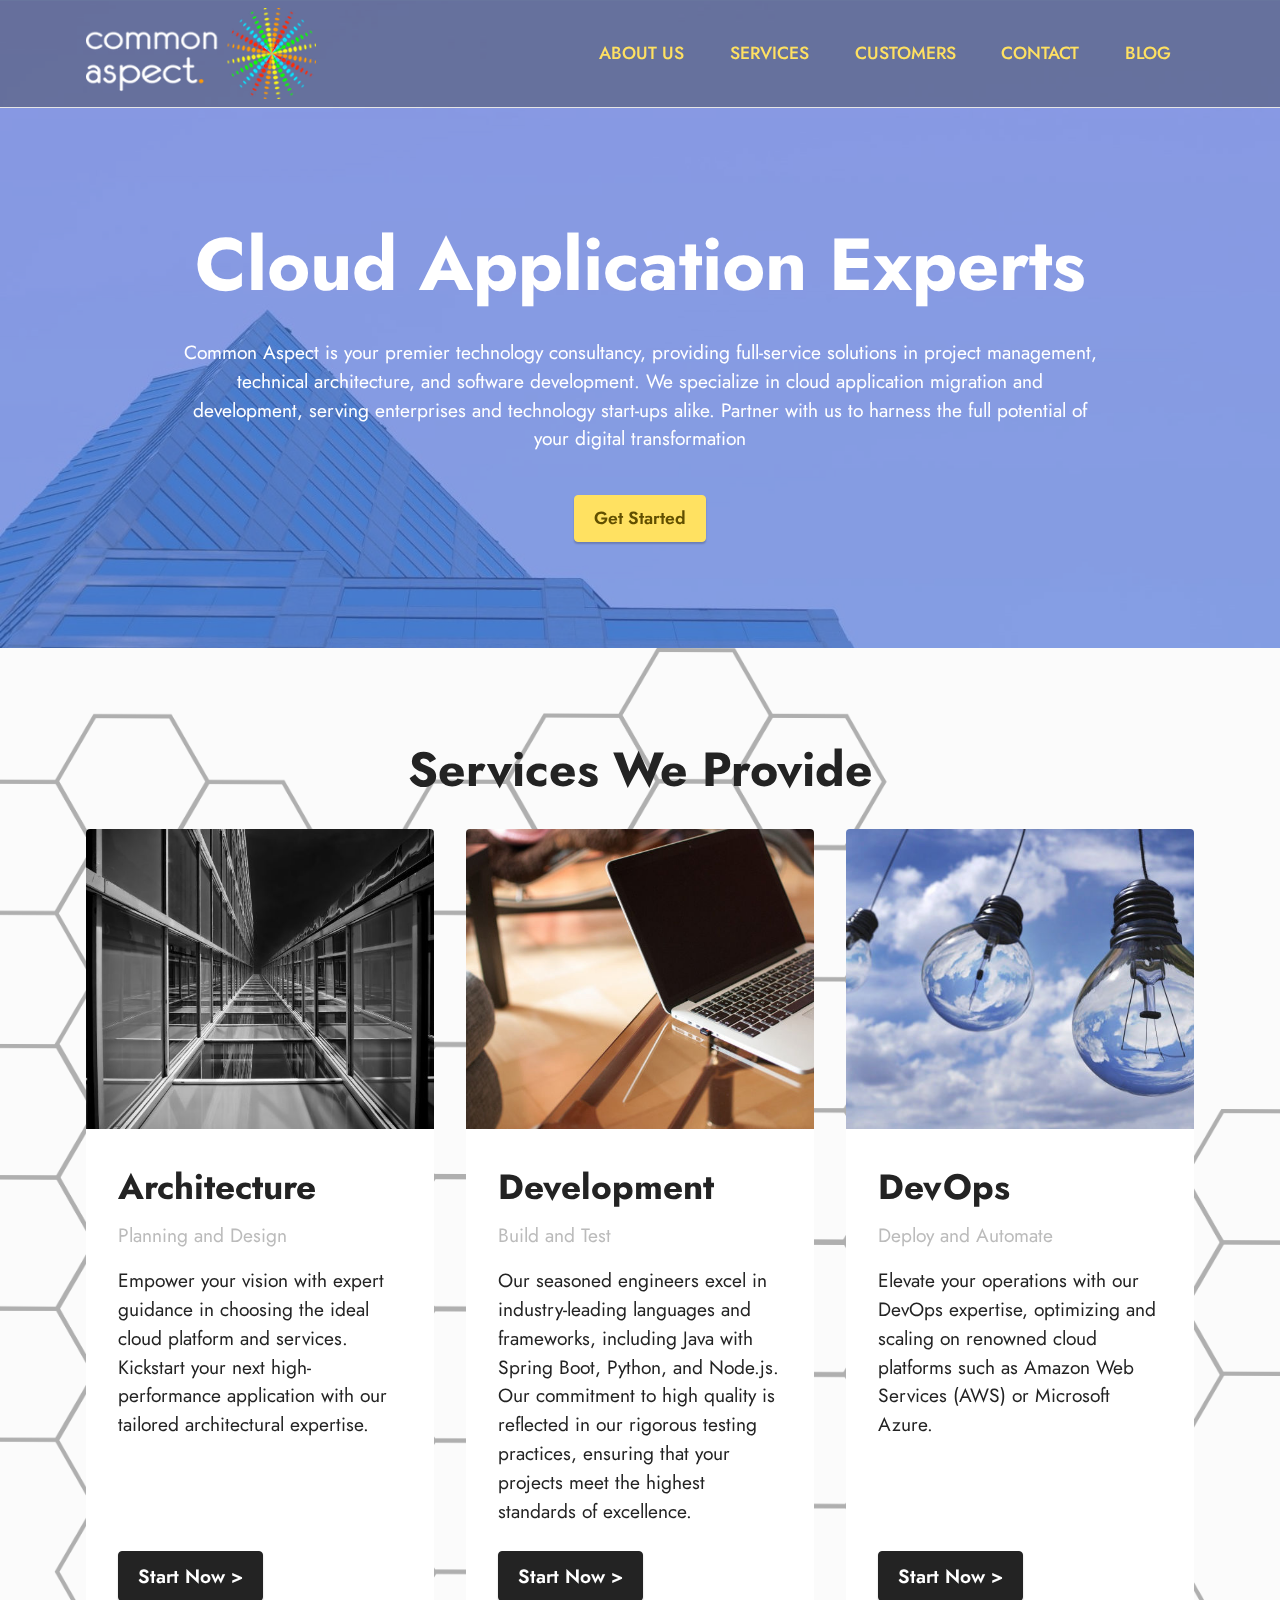
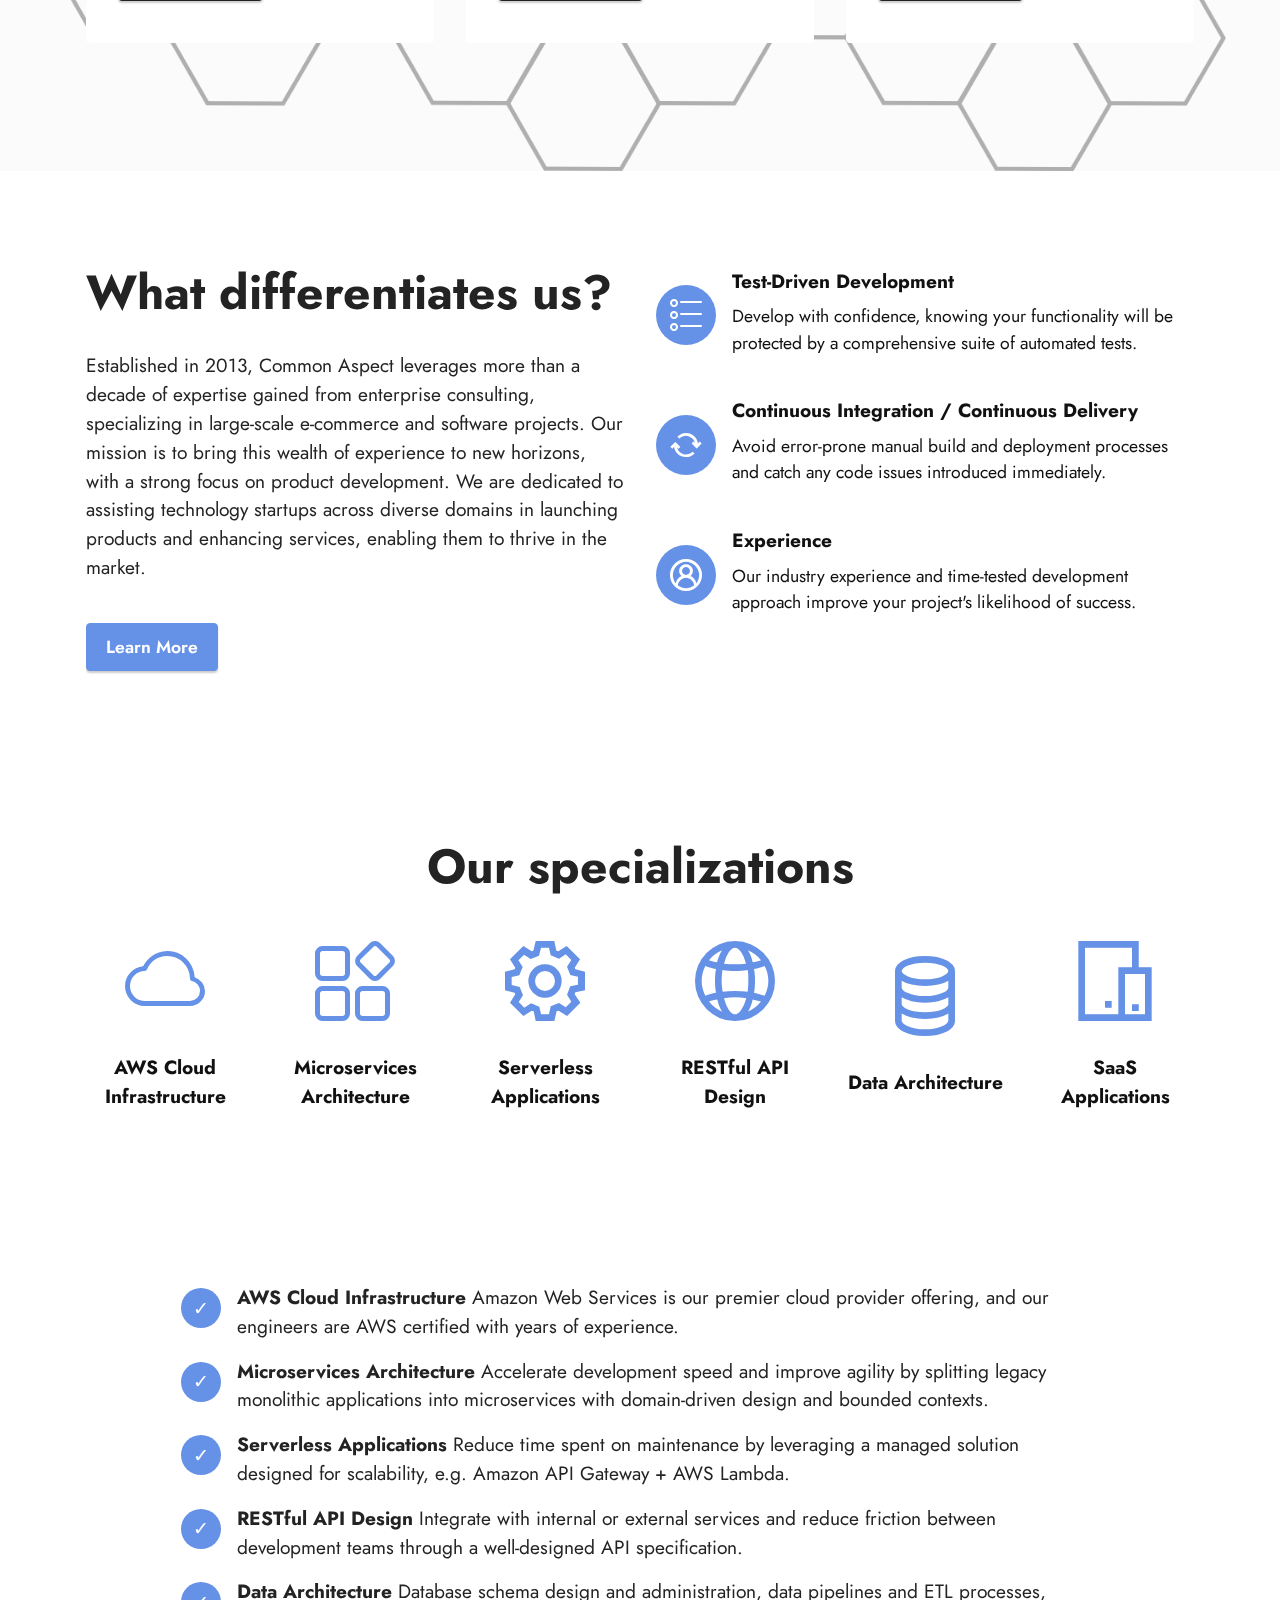
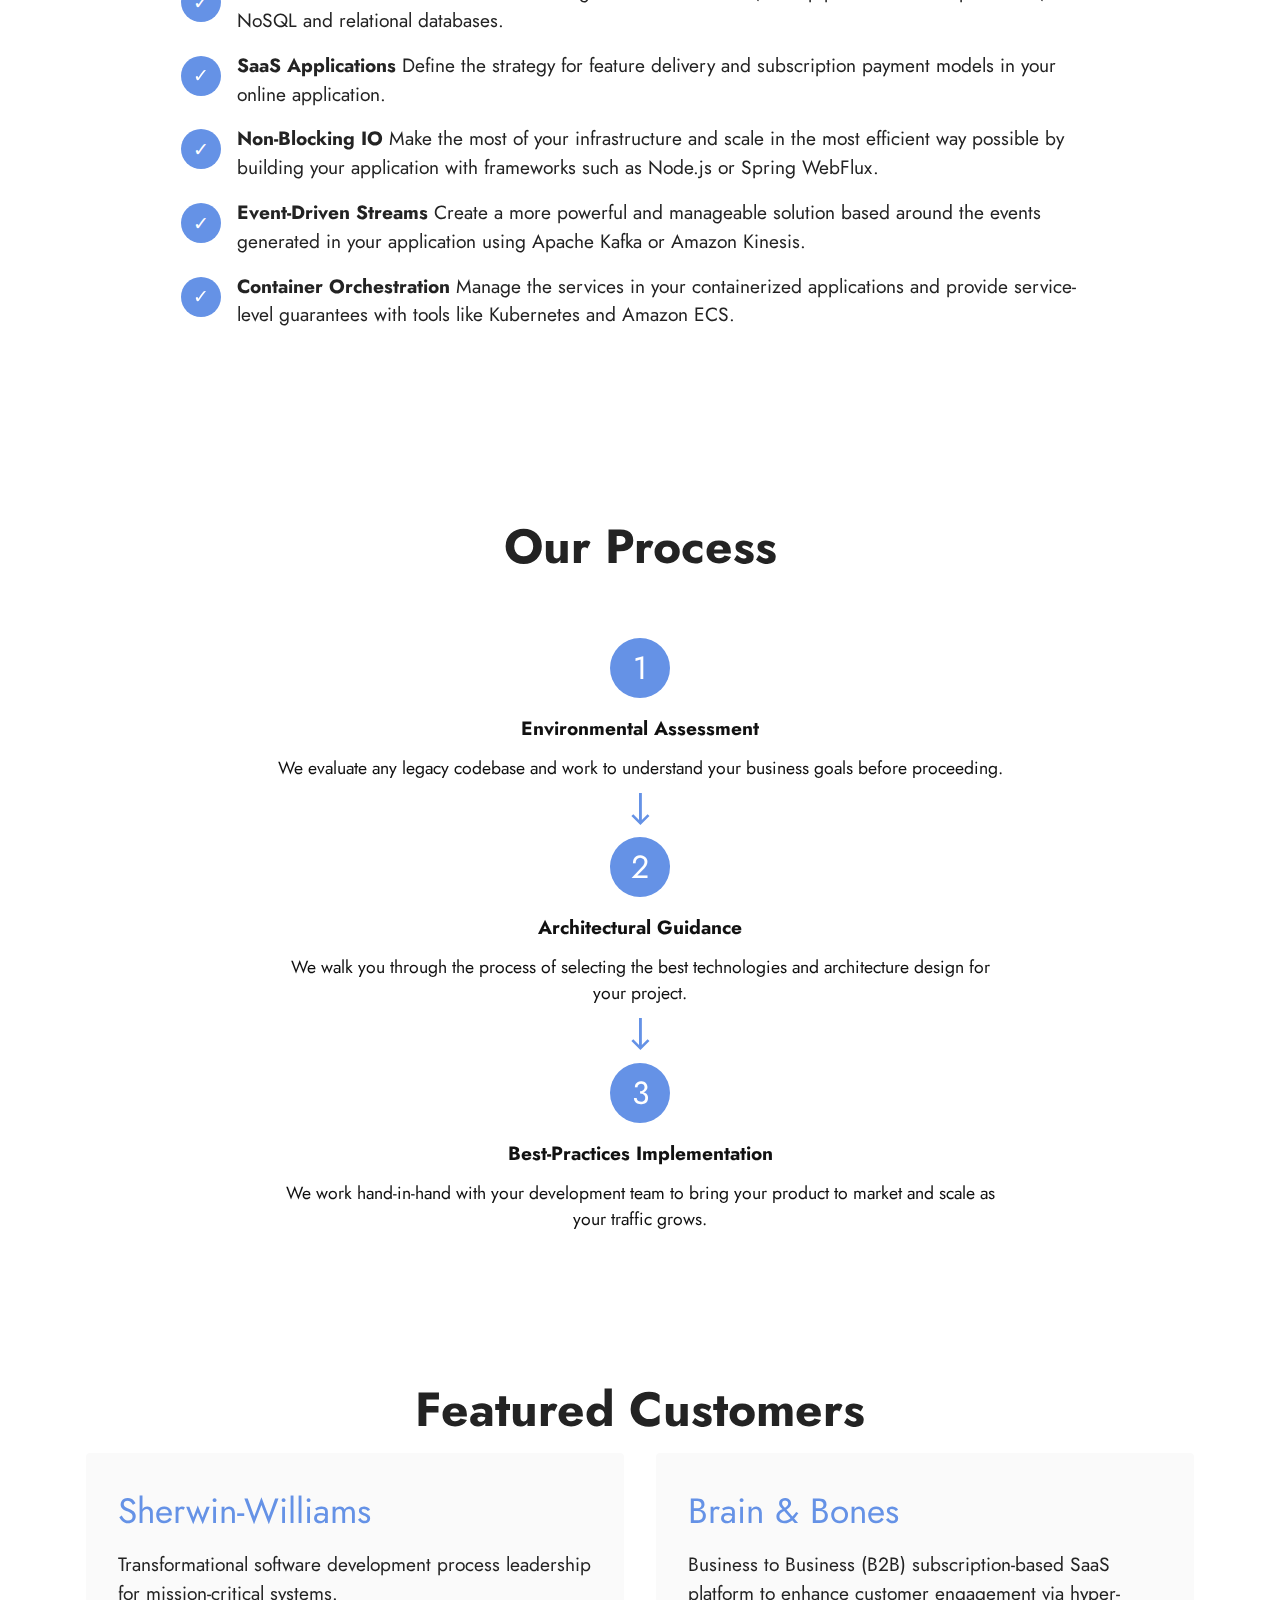
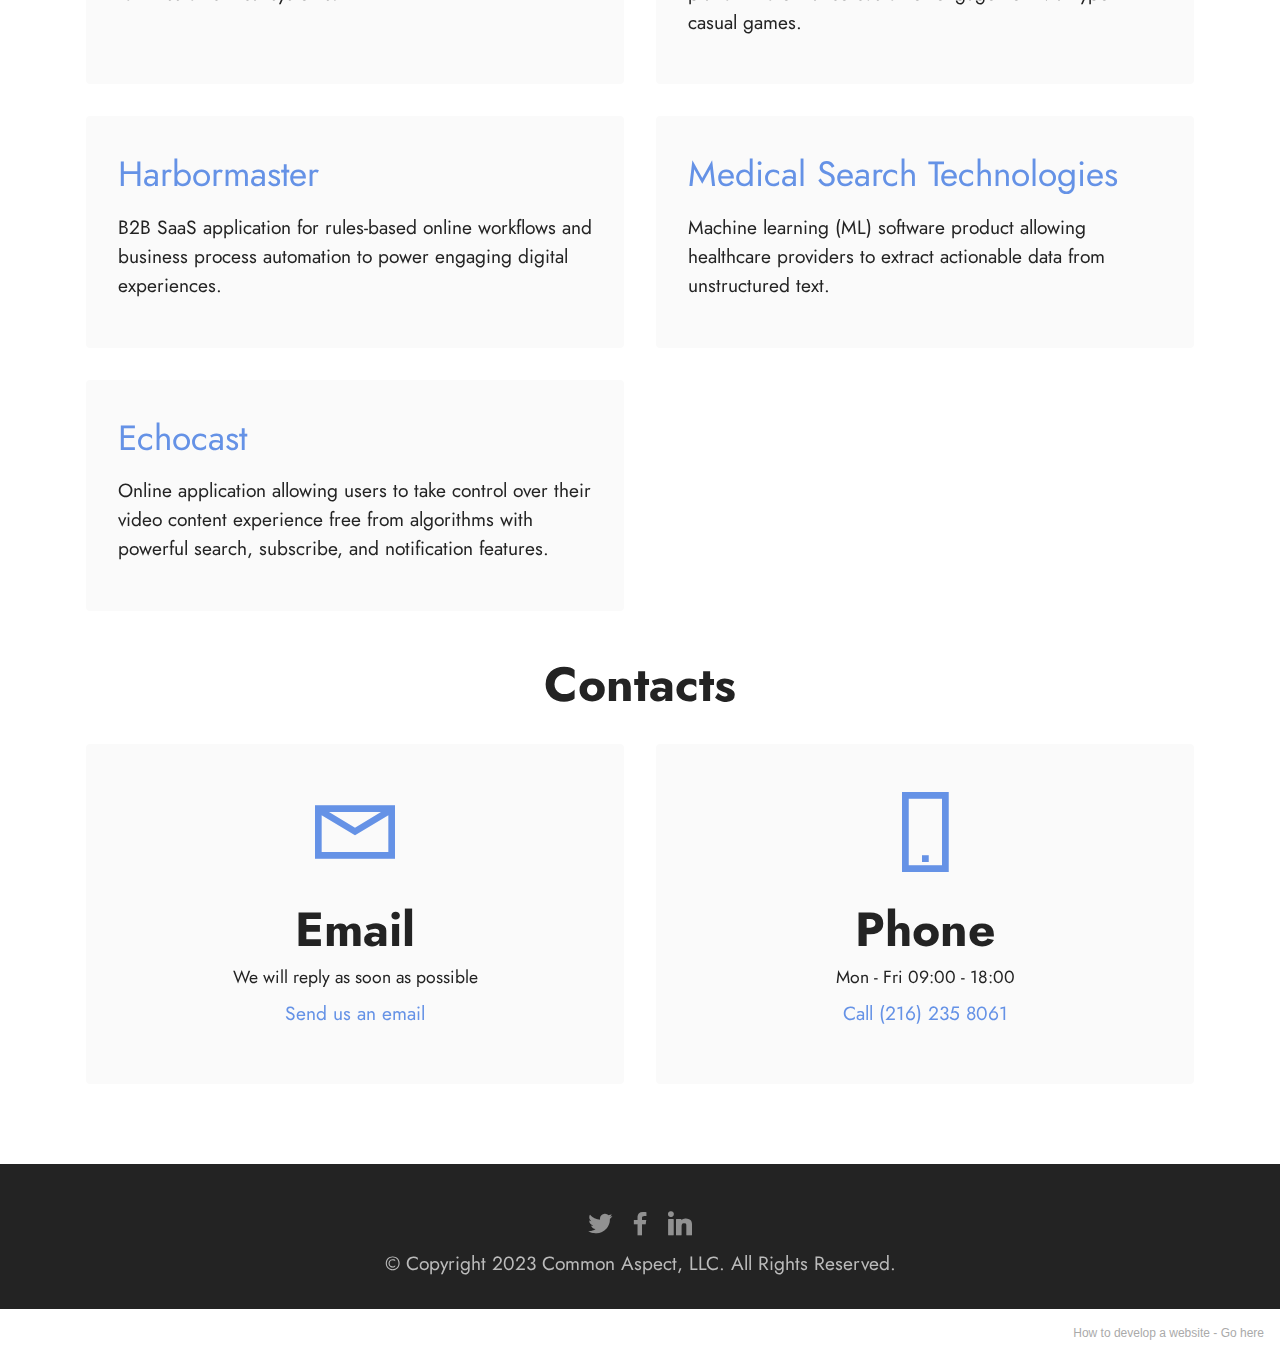
<file: index.html>
<!DOCTYPE html>
<html  >
<head>
  <!-- Site made with Mobirise Website Builder v5.3.5, https://mobirise.com -->
  <meta charset="UTF-8">
  <meta http-equiv="X-UA-Compatible" content="IE=edge">
  <meta name="generator" content="Mobirise v5.3.5, mobirise.com">
  <meta name="viewport" content="width=device-width, initial-scale=1, minimum-scale=1">
  <link rel="shortcut icon" href="assets/images/ca-logo-252x100.png" type="image/x-icon">
  <meta name="description" content="">
  
  
  <title>Home</title>
  <link rel="stylesheet" href="assets/web/assets/mobirise-icons2/mobirise2.css">
  <link rel="stylesheet" href="assets/web/assets/mobirise-icons-bold/mobirise-icons-bold.css">
  <link rel="stylesheet" href="assets/tether/tether.min.css">
  <link rel="stylesheet" href="assets/bootstrap/css/bootstrap.min.css">
  <link rel="stylesheet" href="assets/bootstrap/css/bootstrap-grid.min.css">
  <link rel="stylesheet" href="assets/bootstrap/css/bootstrap-reboot.min.css">
  <link rel="stylesheet" href="assets/dropdown/css/style.css">
  <link rel="stylesheet" href="assets/socicon/css/styles.css">
  <link rel="stylesheet" href="assets/theme/css/style.css">
  <link rel="preload" href="https://fonts.googleapis.com/css?family=Jost:100,200,300,400,500,600,700,800,900,100i,200i,300i,400i,500i,600i,700i,800i,900i&display=swap" as="style" onload="this.onload=null;this.rel='stylesheet'">
  <noscript><link rel="stylesheet" href="https://fonts.googleapis.com/css?family=Jost:100,200,300,400,500,600,700,800,900,100i,200i,300i,400i,500i,600i,700i,800i,900i&display=swap"></noscript>
  <link rel="preload" as="style" href="assets/mobirise/css/mbr-additional.css"><link rel="stylesheet" href="assets/mobirise/css/mbr-additional.css" type="text/css">
  
  
  
  
</head>
<body>
  
  <section class="menu cid-s48OLK6784" once="menu" id="menu1-h">
    
    <nav class="navbar navbar-dropdown navbar-fixed-top navbar-expand-lg">
        <div class="container">
            <div class="navbar-brand">
                <span class="navbar-logo">
                    <a href="http://commonaspect.com">
                        <img src="assets/images/ca-logo-252x100.png" alt="Mobirise" style="height: 5.7rem;">
                    </a>
                </span>
                
            </div>
            <button class="navbar-toggler" type="button" data-toggle="collapse" data-target="#navbarSupportedContent" aria-controls="navbarNavAltMarkup" aria-expanded="false" aria-label="Toggle navigation">
                <div class="hamburger">
                    <span></span>
                    <span></span>
                    <span></span>
                    <span></span>
                </div>
            </button>
            <div class="collapse navbar-collapse" id="navbarSupportedContent">
                <ul class="navbar-nav nav-dropdown nav-right" data-app-modern-menu="true"><li class="nav-item"><a class="nav-link link text-warning text-primary display-4" href="index.html#features13-1o">ABOUT US</a></li>
                    <li class="nav-item"><a class="nav-link link text-warning text-primary display-4" href="index.html#features4-m">SERVICES</a></li><li class="nav-item"><a class="nav-link link text-warning text-primary display-4" href="index.html#features8-k">CUSTOMERS</a></li><li class="nav-item"><a class="nav-link link text-warning text-primary display-4" href="index.html#contacts1-r">CONTACT</a></li><li class="nav-item"><a class="nav-link link text-warning text-primary display-4" href="blog.html">BLOG</a></li></ul>
                
                
            </div>
        </div>
    </nav>

</section>

<section class="info3 cid-syRpH4GL2c mbr-parallax-background" id="info3-x">

    

    <div class="mbr-overlay" style="opacity: 0.6; background-color: rgb(68, 121, 217);">
    </div>

    <div class="container">
        <div class="row justify-content-center">
            <div class="card col-12 col-lg-10">
                <div class="card-wrapper">
                    <div class="card-box align-center">
                        <h4 class="card-title mbr-fonts-style align-center mb-4 display-1">
                            <strong><br></strong><strong>Cloud Application Experts</strong></h4>
                        <p class="mbr-text mbr-fonts-style mb-4 display-7">
                            Common Aspect is your premier technology consultancy, providing full-service solutions in project management, technical architecture, and software development. We specialize in cloud application migration and development, serving enterprises and technology start-ups alike. Partner with us to harness the full potential of your digital transformation</p>
                        <div class="mbr-section-btn mt-3"><a class="btn btn-warning display-4" href="index.html#contacts1-r">Get Started</a></div>
                    </div>
                </div>
            </div>
        </div>
    </div>
</section>

<section class="features4 cid-syPUjOM9Uc" id="features4-m">
    
    <div class="mbr-overlay"></div>
    <div class="container">
        <div class="mbr-section-head">
            <h4 class="mbr-section-title mbr-fonts-style align-center mb-0 display-2">
                <strong>Services We Provide</strong></h4>
            
        </div>
        <div class="row mt-4">
            <div class="item features-image сol-12 col-md-6 col-lg-4">
                <div class="item-wrapper">
                    <div class="item-img">
                        <img src="assets/images/mbr-696x464.jpg" alt="" title="">
                    </div>
                    <div class="item-content">
                        <h5 class="item-title mbr-fonts-style display-5"><strong>Architecture</strong></h5>
                        <h6 class="item-subtitle mbr-fonts-style mt-1 display-7">Planning and Design</h6>
                        <p class="mbr-text mbr-fonts-style mt-3 display-7">Empower your vision with expert guidance in choosing the ideal cloud platform and services. Kickstart your next high-performance application with our tailored architectural expertise.</p>
                    </div>
                    <div class="mbr-section-btn item-footer mt-2"><a href="index.html#contacts1-r" class="btn item-btn btn-black display-7">Start Now
                            &gt;</a></div>
                </div>
            </div>
            <div class="item features-image сol-12 col-md-6 col-lg-4">
                <div class="item-wrapper">
                    <div class="item-img">
                        <img src="assets/images/mbr-696x466.jpg" alt="" title="">
                    </div>
                    <div class="item-content">
                        <h5 class="item-title mbr-fonts-style display-5"><strong>Development</strong></h5>
                        <h6 class="item-subtitle mbr-fonts-style mt-1 display-7">Build and Test</h6>
                        <p class="mbr-text mbr-fonts-style mt-3 display-7">Our seasoned engineers excel in industry-leading languages and frameworks, including Java with Spring Boot, Python, and Node.js. Our commitment to high quality is reflected in our rigorous testing practices, ensuring that your projects meet the highest standards of excellence.</p>
                    </div>
                    <div class="mbr-section-btn item-footer mt-2"><a href="index.html#contacts1-r" class="btn item-btn btn-black display-7">Start Now
                            &gt;</a></div>
                </div>
            </div>
            <div class="item features-image сol-12 col-md-6 col-lg-4">
                <div class="item-wrapper">
                    <div class="item-img">
                        <img src="assets/images/mbr-696x392.jpg" alt="" title="">
                    </div>
                    <div class="item-content">
                        <h5 class="item-title mbr-fonts-style display-5"><strong>DevOps</strong></h5>
                        <h6 class="item-subtitle mbr-fonts-style mt-1 display-7">Deploy and Automate</h6>
                        <p class="mbr-text mbr-fonts-style mt-3 display-7">Elevate your operations with our DevOps expertise, optimizing and scaling on renowned cloud platforms such as Amazon Web Services (AWS) or Microsoft Azure.</p>
                    </div>
                    <div class="mbr-section-btn item-footer mt-2"><a href="index.html#contacts1-r" class="btn item-btn btn-black display-7">Start Now
                            &gt;</a></div>
                </div>
            </div>

        </div>
    </div>
</section>

<section class="features12 cid-syUNvhSGek" id="features13-1o">

    
    
    <div class="container">
        <div class="row justify-content-center">
            <div class="col-12 col-lg-6">
                <div class="card-wrapper">
                    <div class="card-box align-left">
                        <h4 class="card-title mbr-fonts-style mb-4 display-2">
                            <strong>What differentiates us?</strong></h4>
                        <p class="mbr-text mbr-fonts-style mb-4 display-7">
                            Established in 2013, Common Aspect leverages more than a decade of expertise gained from enterprise consulting, specializing in large-scale e-commerce and software projects. Our mission is to bring this wealth of experience to new horizons, with a strong focus on product development. We are dedicated to assisting technology startups across diverse domains in launching products and enhancing services, enabling them to thrive in the market.</p>
                        <div class="mbr-section-btn"><a class="btn btn-primary display-4" href="index.html#contacts1-r">Learn More</a></div>
                    </div>
                </div>
            </div>
            <div class="col-12 col-lg-6">
                <div class="item mbr-flex">
                    <div class="icon-box">
                        <span class="mbr-iconfont mbrib-bulleted-list"></span>
                    </div>
                    <div class="text-box">
                        <h4 class="icon-title mbr-black mbr-fonts-style display-7"><strong>Test-Driven Development</strong></h4>
                        <h5 class="icon-text mbr-black mbr-fonts-style display-4">Develop with confidence, knowing your functionality will be protected by a comprehensive suite of automated tests.</h5>
                    </div>
                </div>
                <div class="item mbr-flex">
                    <div class="icon-box">
                        <span class="mbr-iconfont mobi-mbri-update mobi-mbri"></span>
                    </div>
                    <div class="text-box">
                        <h4 class="icon-title mbr-black mbr-fonts-style display-7"><strong>Continuous Integration / Continuous Delivery</strong></h4>
                        <h5 class="icon-text mbr-black mbr-fonts-style display-4">Avoid error-prone manual build and deployment processes and catch any code issues introduced immediately.</h5>
                    </div>
                </div>
                <div class="item mbr-flex">
                    <div class="icon-box">
                        <span class="mbr-iconfont mobi-mbri-user-2 mobi-mbri"></span>
                    </div>
                    <div class="text-box">
                        <h4 class="icon-title mbr-black mbr-fonts-style display-7"><strong>Experience</strong></h4>
                        <h5 class="icon-text mbr-black mbr-fonts-style display-4">Our industry experience and time-tested development approach improve your project's likelihood of success.</h5>
                    </div>
                </div>
            </div>
        </div>
    </div>
</section>

<section class="features13 cid-syULZJeFus" id="features14-1n">
    

    
    <div class="container">
        <div class="row">
            <div class="col-12">
                <h3 class="mbr-section-title align-center mb-4 mbr-fonts-style display-2"><strong>Our specializations</strong></h3>
            </div>
            <div class="card col-12 col-md-4 col-lg-2 p-3">
                <div class="card-wrapper">
                    <div class="card-box align-center">
                        <span class="mbr-iconfont mbrib-cloud"></span>
                        <h4 class="card-title align-center mbr-black mbr-fonts-style display-7">
                            <strong>AWS Cloud Infrastructure</strong></h4>
                    </div>
                </div>
            </div>
            <div class="card p-3 col-12 col-md-4 col-lg-2">
                <div class="card-wrapper">
                    <div class="card-box align-center">
                        <span class="mbr-iconfont mbrib-extension"></span>
                        <h4 class="card-title align-center mbr-black mbr-fonts-style display-7">
                            <strong>Microservices Architecture</strong></h4>
                    </div>
                </div>
            </div>
            <div class="card p-3 col-12 col-md-4 col-lg-2">
                <div class="card-wrapper">
                    <div class="card-box align-center">
                        <span class="mbr-iconfont mobi-mbri-setting mobi-mbri"></span>
                        <h4 class="card-title align-center mbr-black mbr-fonts-style display-7"><strong>Serverless Applications</strong></h4>
                    </div>
                </div>
            </div>
            <div class="card p-3 col-12 col-md-4 col-lg-2">
                <div class="card-wrapper">
                    <div class="card-box align-center">
                        <span class="mbr-iconfont mobi-mbri-globe-2 mobi-mbri"></span>
                        <h4 class="card-title align-center mbr-black mbr-fonts-style display-7"><strong>RESTful API Design</strong></h4>
                    </div>
                </div>
            </div>
            <div class="card p-3 col-12 col-md-4 col-lg-2">
                <div class="card-wrapper">
                    <div class="card-box align-center">
                        <span class="mbr-iconfont mobi-mbri-database mobi-mbri"></span>
                        <h4 class="card-title align-center mbr-black mbr-fonts-style display-7"><strong>Data Architecture</strong></h4>
                    </div>
                </div>
            </div>
            <div class="card p-3 col-12 col-md-4 col-lg-2">
                <div class="card-wrapper">
                    <div class="card-box align-center">
                        <span class="mbr-iconfont mobi-mbri-devices mobi-mbri"></span>
                        <h4 class="card-title align-center mbr-black mbr-fonts-style display-7">
                            <strong>SaaS Applications</strong></h4>
                    </div>
                </div>
            </div>
        </div>
    </div>
</section>

<section class="content8 cid-syULd4dE6C" id="content8-1l">
    
    <div class="container">
        <div class="row justify-content-center">
            <div class="counter-container col-md-12 col-lg-10">
                
                <div class="mbr-text mbr-fonts-style display-7">
                    <ul>
                        <li><strong>AWS Cloud Infrastructure </strong>Amazon Web Services is our premier cloud provider offering, and our engineers are AWS certified with years of experience.</li>
                        <li><strong>Microservices Architecture </strong>Accelerate development speed and improve agility by splitting legacy monolithic applications into microservices with domain-driven design and bounded contexts.</li>
                        <li><strong>Serverless Applications </strong>Reduce time spent on maintenance by leveraging a managed solution designed for scalability, e.g. Amazon API Gateway + AWS Lambda.</li><li><strong>RESTful API Design </strong>Integrate with internal or external services and reduce friction between development teams through a well-designed API specification.</li><li><strong>Data Architecture </strong>Database schema design and administration, data pipelines and ETL processes, NoSQL and relational databases.</li><li><strong>SaaS Applications </strong>Define the strategy for feature delivery and subscription payment models in your online application.</li><li><strong>Non-Blocking IO </strong>Make the most of your infrastructure and scale in the most efficient way possible by building your application with frameworks such as Node.js or Spring WebFlux.</li><li><strong>Event-Driven Streams </strong>Create a more powerful and manageable solution based around the events generated in your application using Apache Kafka or Amazon Kinesis.</li><li><strong>Container Orchestration </strong>Manage the services in your containerized applications and provide service-level guarantees with tools like Kubernetes and Amazon ECS.</li>
                    </ul>
                </div>
            </div>
        </div>
    </div>
</section>

<section class="features20 cid-syRkNIRoH9 mbr-parallax-background" id="features21-v">

    
    <div class="mbr-overlay" style="opacity: 0.8; background-color: rgb(255, 255, 255);">
    </div>
    <div class="container">
        <div class="row justify-content-center">
            <div class="col-md-12 col-lg-9">
                <div class="card-wrapper mb-4">
                    <div class="card-box align-center">
                        <h4 class="card-title mbr-fonts-style mb-4 display-2">
                            <strong>Our Process</strong></h4>
                        
                        
                    </div>
                </div>
            </div>
            <div class="col-12 col-md-8">
                <div class="item mbr-flex">
                    <div class="icon-wrap w-100">
                        <div class="icon-box">
                            <span class="step-number mbr-fonts-style display-5">1</span>
                        </div>
                    </div>
                    <div class="text-box">
                        <h4 class="icon-title card-title mbr-black mbr-fonts-style display-7">
                            <strong>Environmental Assessment</strong></h4>
                        <h5 class="icon-text mbr-black mbr-fonts-style display-4">We evaluate any legacy codebase and work to understand your business goals before proceeding.</h5>
                    </div>
                </div>
                <div class="item mbr-flex">
                    <div class="icon-wrap w-100">
                        <div class="icon-box">
                            <span class="step-number mbr-fonts-style display-5">2</span>
                        </div>
                    </div>
                    <div class="text-box">
                        <h4 class="icon-title card-title mbr-black mbr-fonts-style display-7"><strong>Architectural Guidance</strong></h4>
                        <h5 class="icon-text mbr-black mbr-fonts-style display-4">We walk you through the process of selecting the best technologies and architecture design for your project.</h5>
                    </div>
                </div>
                <div class="item mbr-flex last">
                    <div class="icon-wrap w-100">
                        <div class="icon-box">
                            <span class="step-number mbr-fonts-style display-5">3</span>
                        </div>
                    </div>
                    <div class="text-box">
                        <h4 class="icon-title card-title mbr-black mbr-fonts-style display-7"><strong>Best-Practices Implementation</strong></h4>
                        <h5 class="icon-text mbr-black mbr-fonts-style display-4">We work hand-in-hand with your development team to bring your product to market and scale as your traffic grows.</h5>
                    </div>
                </div>
                
                
                
                
                
                
                
            </div>
        </div>
    </div>
</section>

<section class="features7 cid-syPNTpYSFo" id="features8-k">
    <!---->
    
    
    <div class="container">
        <div class="row">
            <div class="title col-12">
                <h5 class="mbr-section-title mbr-fonts-style mb-3 display-2"><strong>Featured Customers</strong></h5>
                
            </div>
            <div class="card col-12 col-md-6">
                <div class="card-wrapper">
                    <div class="top-line">
                        <h6 class="card-title mbr-fonts-style display-5"><strong><a href="https://www.sherwin-williams.com/" class="text-primary" target="_blank">Sherwin-Williams</a></strong></h6>
                        <p class="mbr-text cost mbr-fonts-style display-5"></p>
                    </div>
                    <div class="bottom-line">
                        <p class="mbr-text mbr-fonts-style display-7">Transformational software development process leadership for mission-critical systems.</p>
                    </div>
                </div>
            </div>
            <div class="card col-12 col-md-6">
                <div class="card-wrapper">
                    <div class="top-line">
                        <h6 class="card-title mbr-fonts-style display-5"><strong><a href="https://www.speedtriviagame.com/" class="text-primary" target="_blank">Brain &amp; Bones</a></strong></h6>
                        <p class="mbr-text cost mbr-fonts-style display-5"></p>
                    </div>
                    <div class="bottom-line">
                        <p class="mbr-text mbr-fonts-style display-7">Business to Business (B2B) subscription-based SaaS platform to enhance customer engagement via hyper-casual games.</p>
                    </div>
                </div>
            </div>
            <div class="card col-12 col-md-6">
                <div class="card-wrapper">
                    <div class="top-line">
                        <h6 class="card-title mbr-fonts-style display-5"><strong><a href="https://tugboatholdings.com/" class="text-primary" target="_blank">Harbormaster</a></strong></h6>
                        <p class="mbr-text cost mbr-fonts-style display-5"></p>
                    </div>
                    <div class="bottom-line">
                        <p class="mbr-text mbr-fonts-style display-7">B2B SaaS application for rules-based online workflows and business process automation to power engaging digital experiences.</p>
                    </div>
                </div>
            </div>
            <div class="card col-12 col-md-6">
                <div class="card-wrapper">
                    <div class="top-line">
                        <h6 class="card-title mbr-fonts-style display-5"><strong><a href="https://medicalsearchtechnologies.com/" class="text-primary" target="_blank">Medical Search Technologies</a></strong></h6>
                        <p class="mbr-text cost mbr-fonts-style display-5"></p>
                    </div>
                    <div class="bottom-line">
                        <p class="mbr-text mbr-fonts-style display-7">Machine learning (ML) software product allowing healthcare providers to extract actionable data from unstructured text.</p>
                    </div>
                </div>
            </div>
            <div class="card col-12 col-md-6">
                <div class="card-wrapper">
                    <div class="top-line">
                        <h6 class="card-title mbr-fonts-style display-5"><strong><a href="https://www.echocast.com/" class="text-primary" target="_blank">Echocast</a></strong></h6>
                        <p class="mbr-text cost mbr-fonts-style display-5"></p>
                    </div>
                    <div class="bottom-line">
                        <p class="mbr-text mbr-fonts-style display-7">Online application allowing users to take control over their video content experience free from algorithms with powerful search, subscribe, and notification features.</p>
                    </div>
                </div>
            </div>
            
            
            
            
            
            
            
            
        </div>
    </div>
</section>

<section class="contacts1 cid-syQb22KpqN mbr-parallax-background" id="contacts1-r">

    

    <div class="mbr-overlay" style="opacity: 0.5; background-color: rgb(255, 255, 255);">
    </div>
    <div class="container">
        <div class="mbr-section-head">
            <h3 class="mbr-section-title mbr-fonts-style align-center mb-0 display-2">
                <strong>Contacts</strong>
            </h3>
            
        </div>
        <div class="row justify-content-center mt-4">
            <div class="card col-12 col-lg-6">
                <div class="card-wrapper">
                    <div class="card-box align-center">
                        <div class="image-wrapper">
                            <span class="mbr-iconfont mobi-mbri-letter mobi-mbri"></span>
                        </div>
                        <h4 class="card-title mbr-fonts-style mb-2 display-2">
                            <strong>Email</strong>
                        </h4>
                        <p class="mbr-text mbr-fonts-style mb-2 display-4">
                            We will reply as soon as possible</p>
                        <h5 class="link mbr-fonts-style display-7"><a href="mailto:chris@commonaspect.com" class="text-primary">Send us an
                                email</a>
                        </h5>
                    </div>
                </div>
            </div>
            <div class="card col-12 col-lg-6">
                <div class="card-wrapper">
                    <div class="card-box align-center">
                        <div class="image-wrapper">
                            <span class="mbr-iconfont mobi-mbri-mobile-2 mobi-mbri"></span>
                        </div>
                        <h4 class="card-title mbr-fonts-style align-center mb-2 display-2">
                            <strong>Phone</strong>
                        </h4>
                        <p class="mbr-text mbr-fonts-style mb-2 display-4">
                            Mon - Fri 09:00 - 18:00</p>
                        <h5 class="link mbr-black mbr-fonts-style display-7">
                            <a href="tel:+12345678910" class="text-primary">Call (216) 235 8</a>061</h5>
                    </div>
                </div>
            </div>
        </div>
    </div>
</section>

<section class="footer3 cid-s48P1Icc8J" once="footers" id="footer3-i">

    

    

    <div class="container">
        <div class="media-container-row align-center mbr-white">
            <div class="row row-links">
                <ul class="foot-menu">
                    
                    
                    
                    
                    
                <li class="foot-menu-item mbr-fonts-style display-7"></li><li class="foot-menu-item mbr-fonts-style display-7"></li><li class="foot-menu-item mbr-fonts-style display-7"></li></ul>
            </div>
            <div class="row social-row">
                <div class="social-list align-right pb-2">
                    
                    
                    
                    
                    
                    
                <div class="soc-item">
                        <a href="https://twitter.com/chrisheino" target="_blank">
                            <span class="mbr-iconfont mbr-iconfont-social socicon-twitter socicon"></span>
                        </a>
                    </div><div class="soc-item">
                        <a href="https://www.facebook.com/commonaspect/" target="_blank">
                            <span class="mbr-iconfont mbr-iconfont-social socicon-facebook socicon"></span>
                        </a>
                    </div><div class="soc-item">
                        <a href="https://www.linkedin.com/in/chris-heino-a5588b3/" target="_blank">
                            <span class="mbr-iconfont mbr-iconfont-social socicon-linkedin socicon"></span>
                        </a>
                    </div></div>
            </div>
            <div class="row row-copirayt">
                <p class="mbr-text mb-0 mbr-fonts-style mbr-white align-center display-7">
                    © Copyright 2023 Common Aspect, LLC. All Rights Reserved.
                </p>
            </div>
        </div>
    </div>
</section><section style="background-color: #fff; font-family: -apple-system, BlinkMacSystemFont, 'Segoe UI', 'Roboto', 'Helvetica Neue', Arial, sans-serif; color:#aaa; font-size:12px; padding: 0; align-items: center; display: flex;"><a href="https://mobirise.site/w" style="flex: 1 1; height: 3rem; padding-left: 1rem;"></a><p style="flex: 0 0 auto; margin:0; padding-right:1rem;">How to develop a website - <a href="https://mobirise.site/x" style="color:#aaa;">Go here</a></p></section><script src="assets/web/assets/jquery/jquery.min.js"></script>  <script src="assets/popper/popper.min.js"></script>  <script src="assets/tether/tether.min.js"></script>  <script src="assets/bootstrap/js/bootstrap.min.js"></script>  <script src="assets/smoothscroll/smooth-scroll.js"></script>  <script src="assets/parallax/jarallax.min.js"></script>  <script src="assets/dropdown/js/nav-dropdown.js"></script>  <script src="assets/dropdown/js/navbar-dropdown.js"></script>  <script src="assets/touchswipe/jquery.touch-swipe.min.js"></script>  <script src="assets/theme/js/script.js"></script>  
  
  
</body>
</html>
</file>
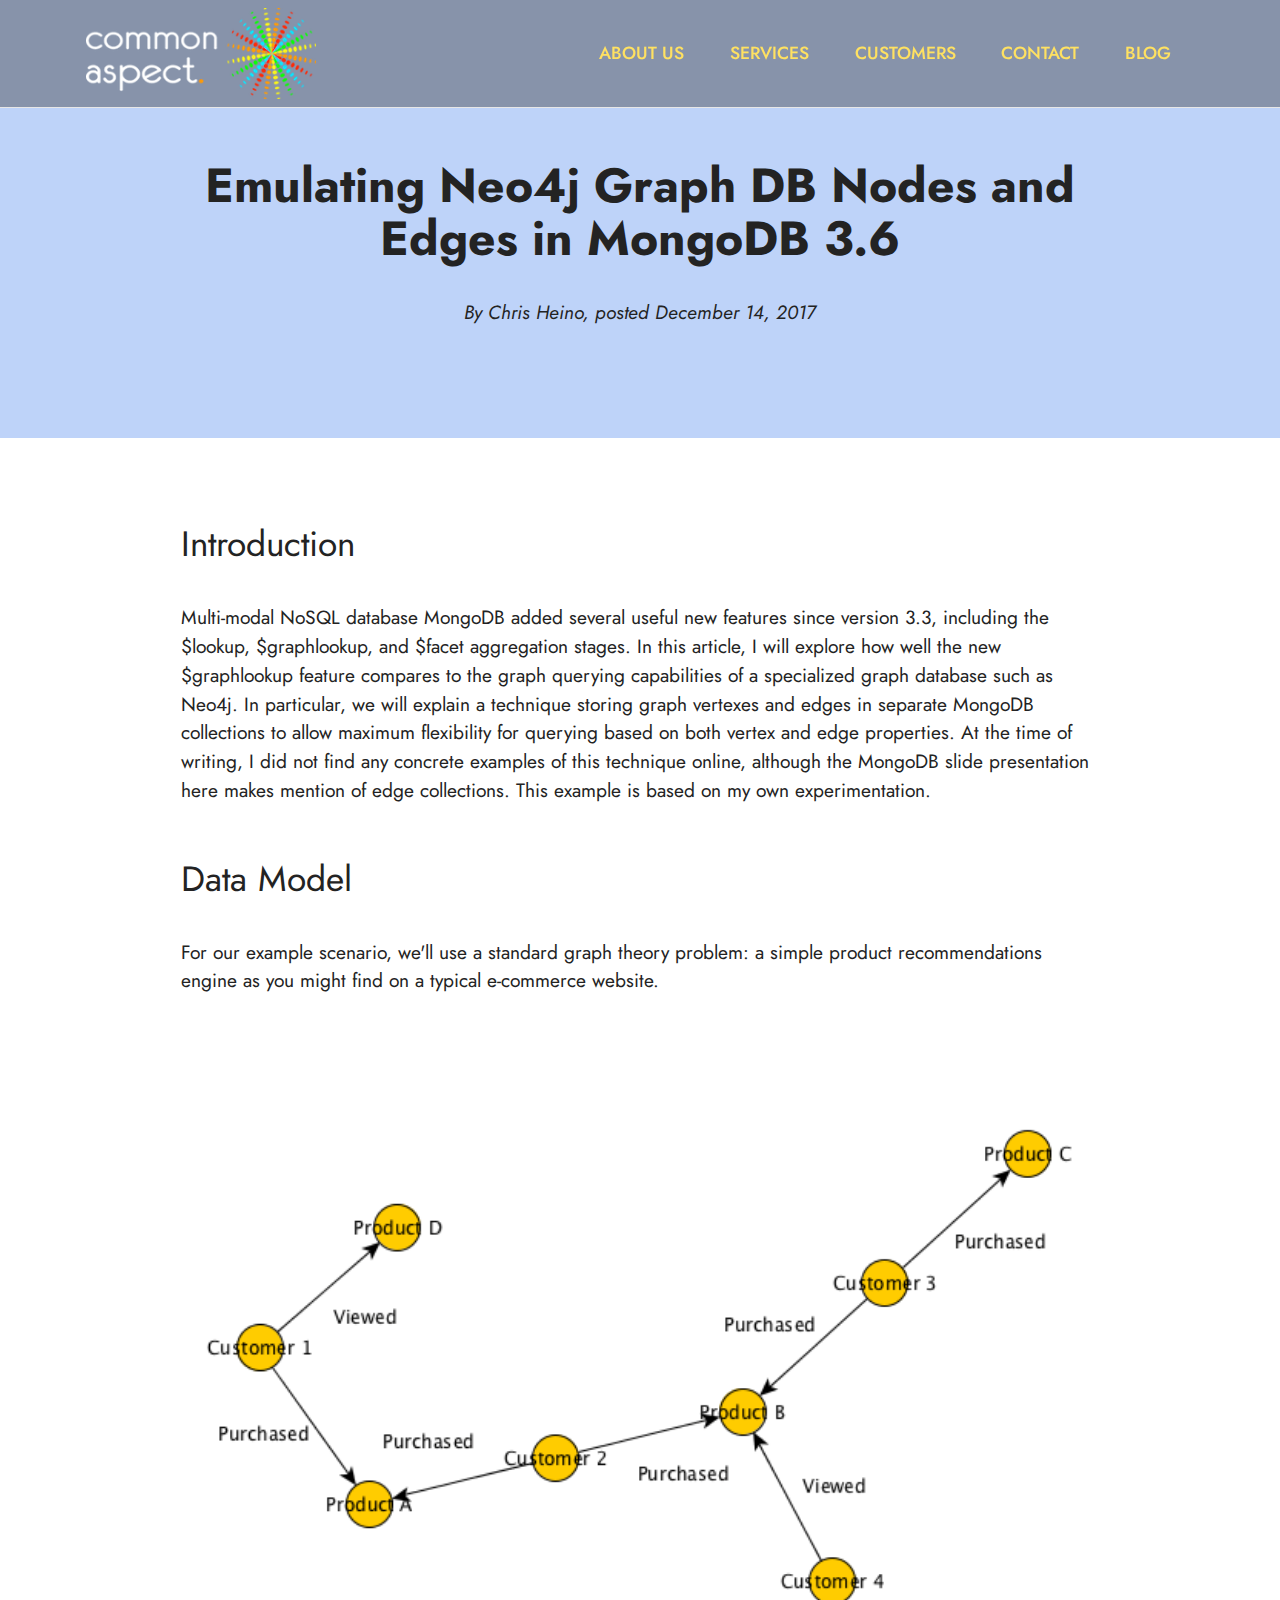
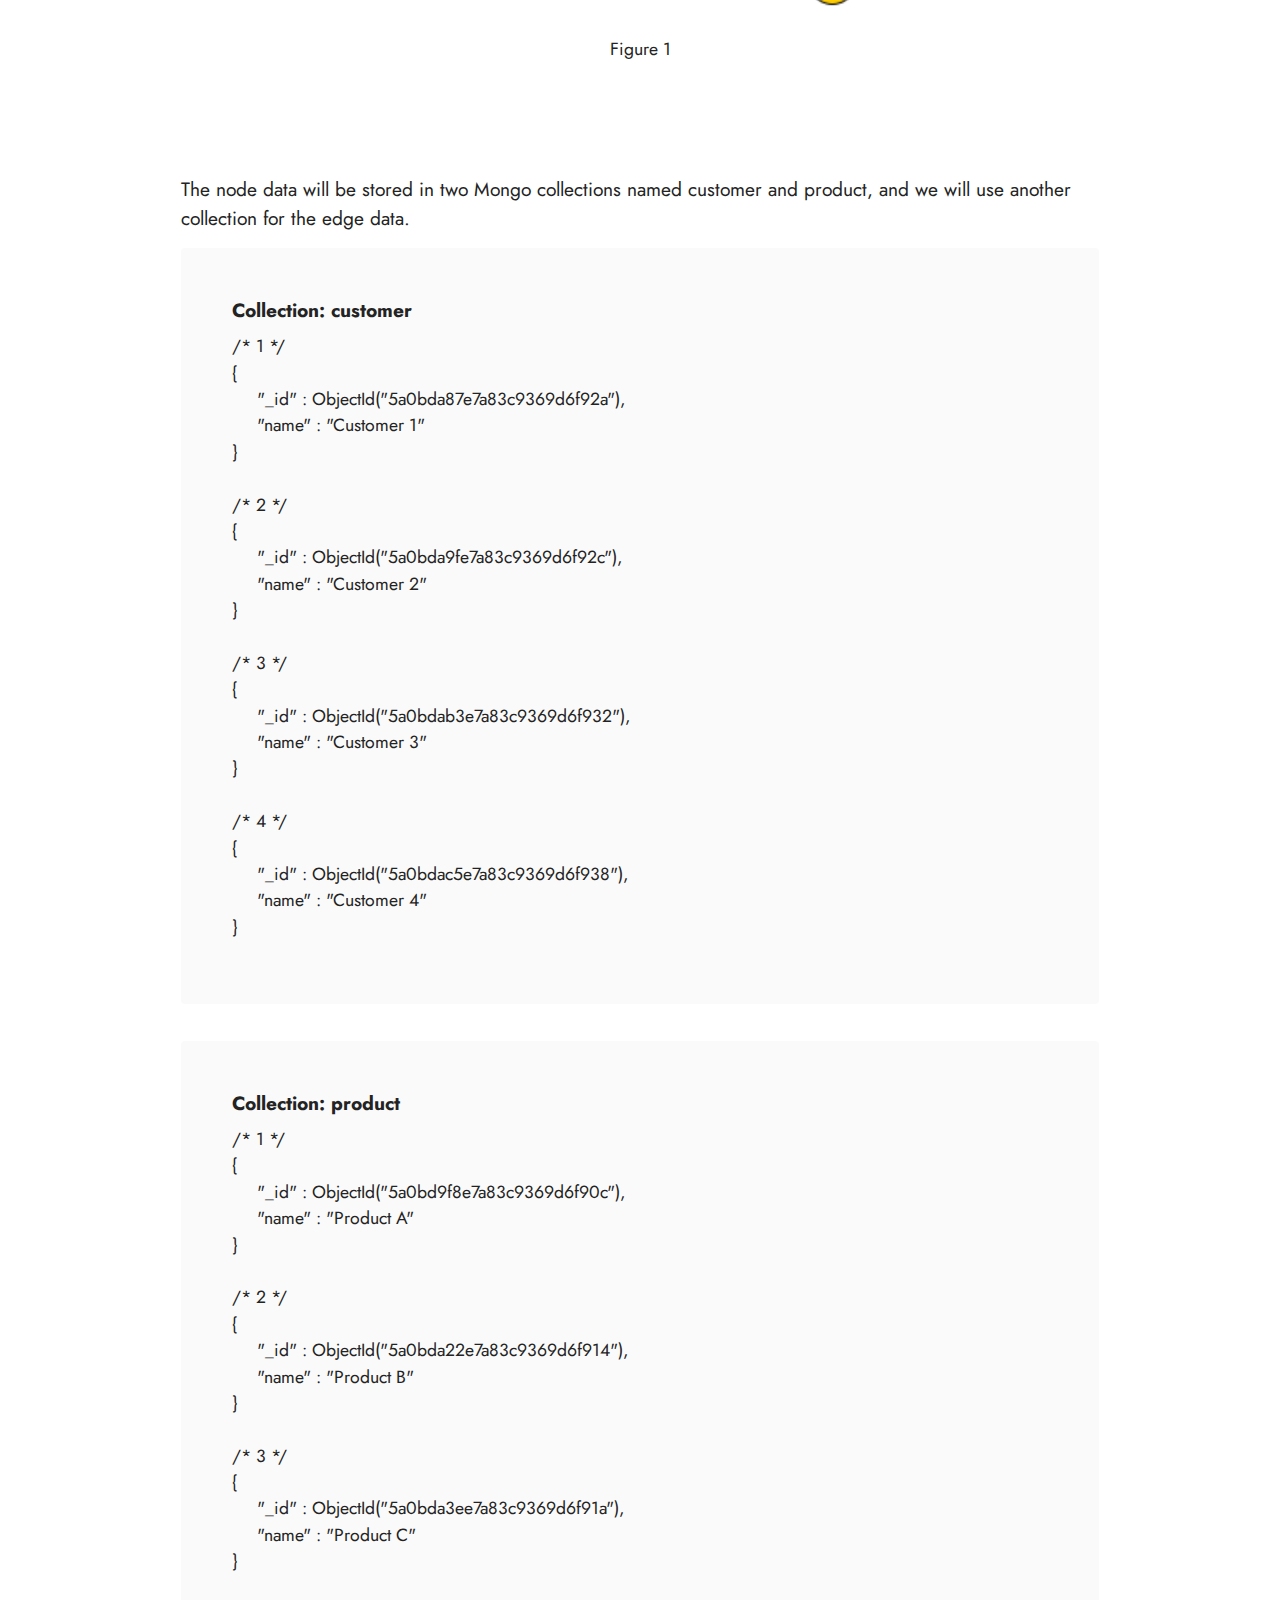
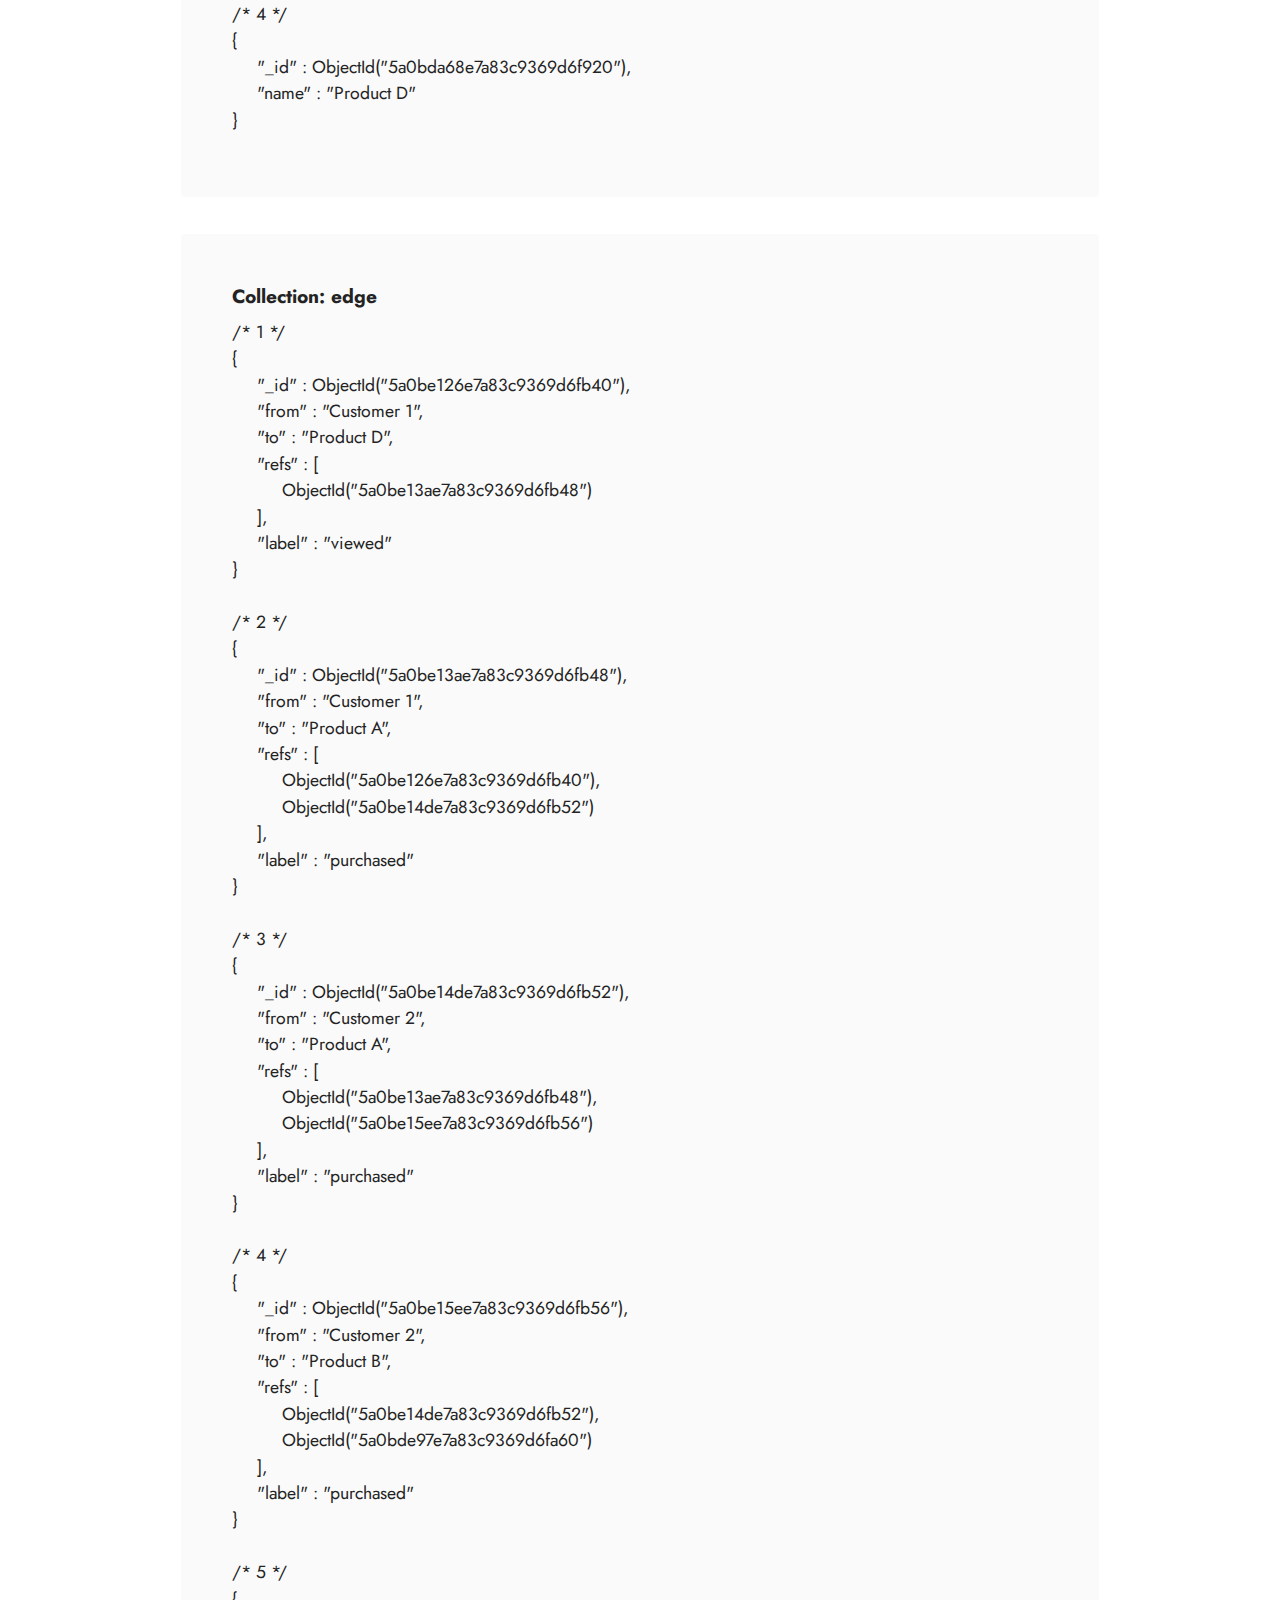
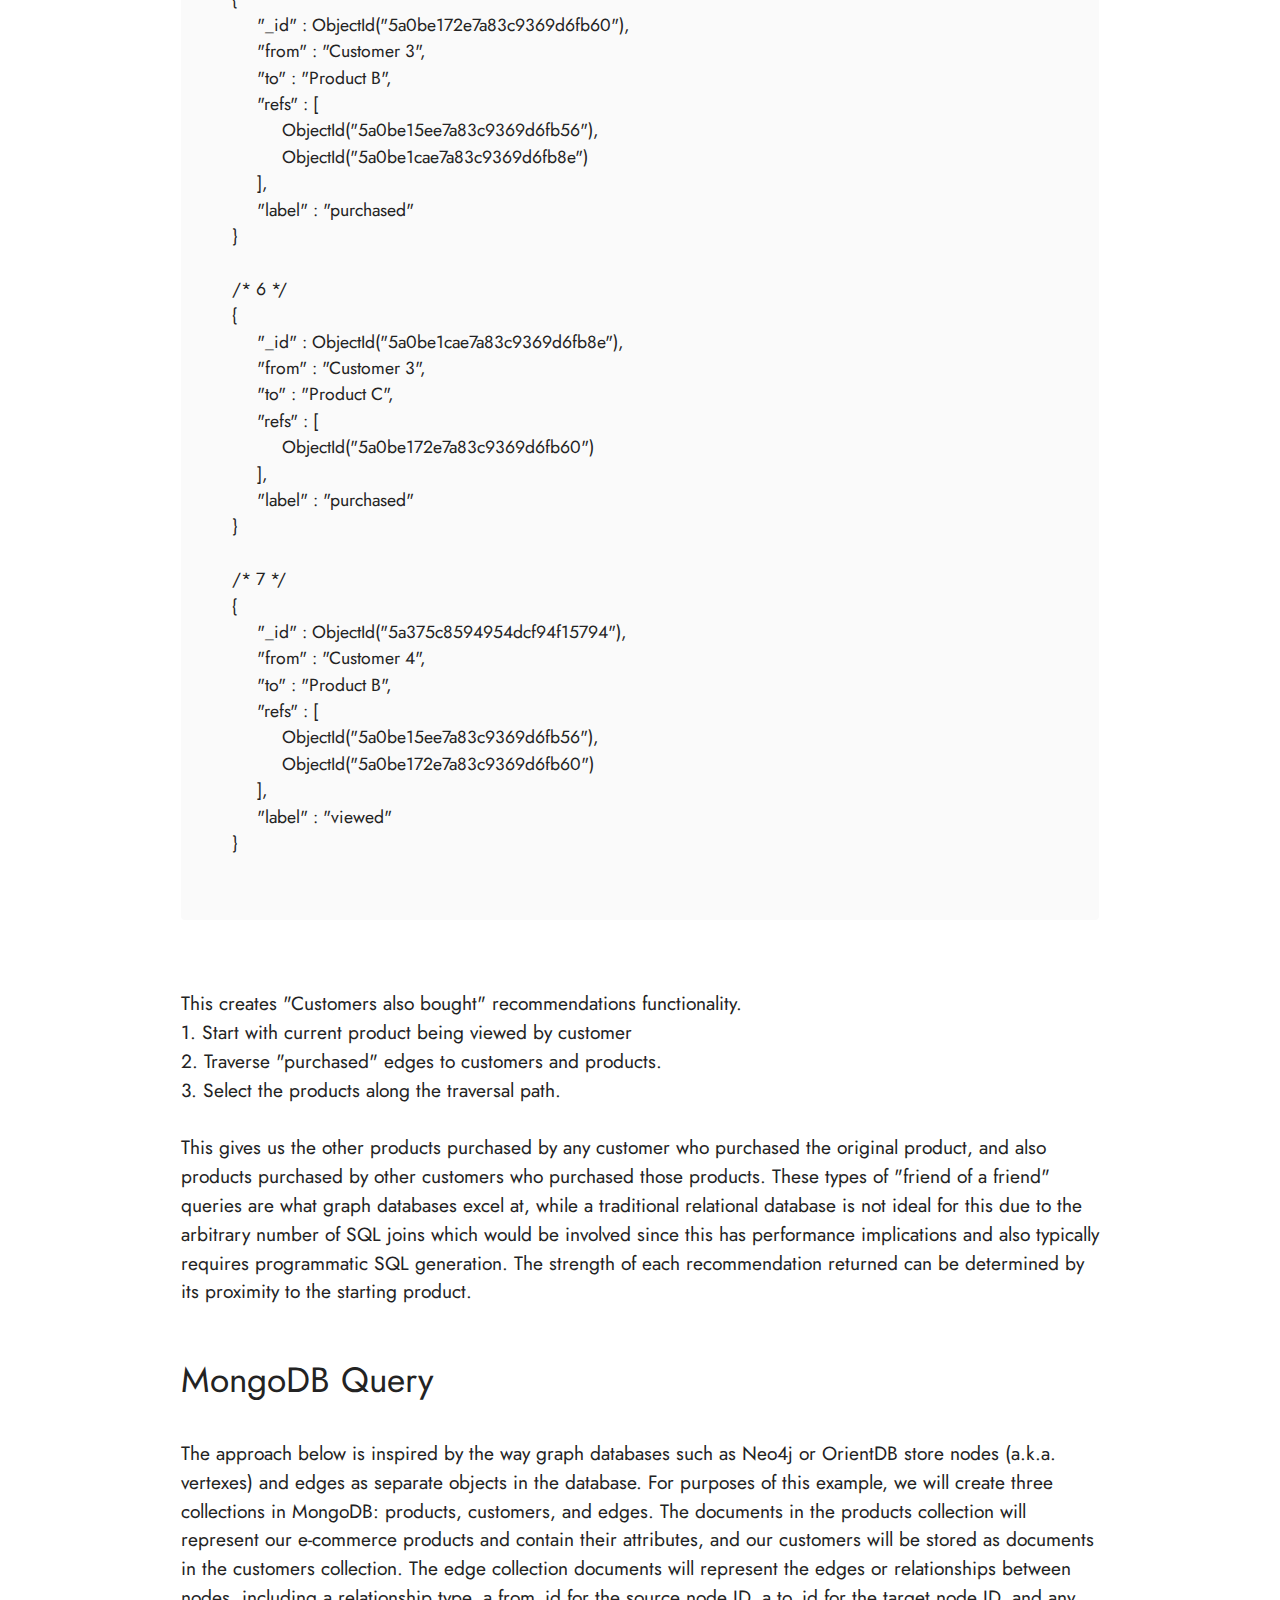
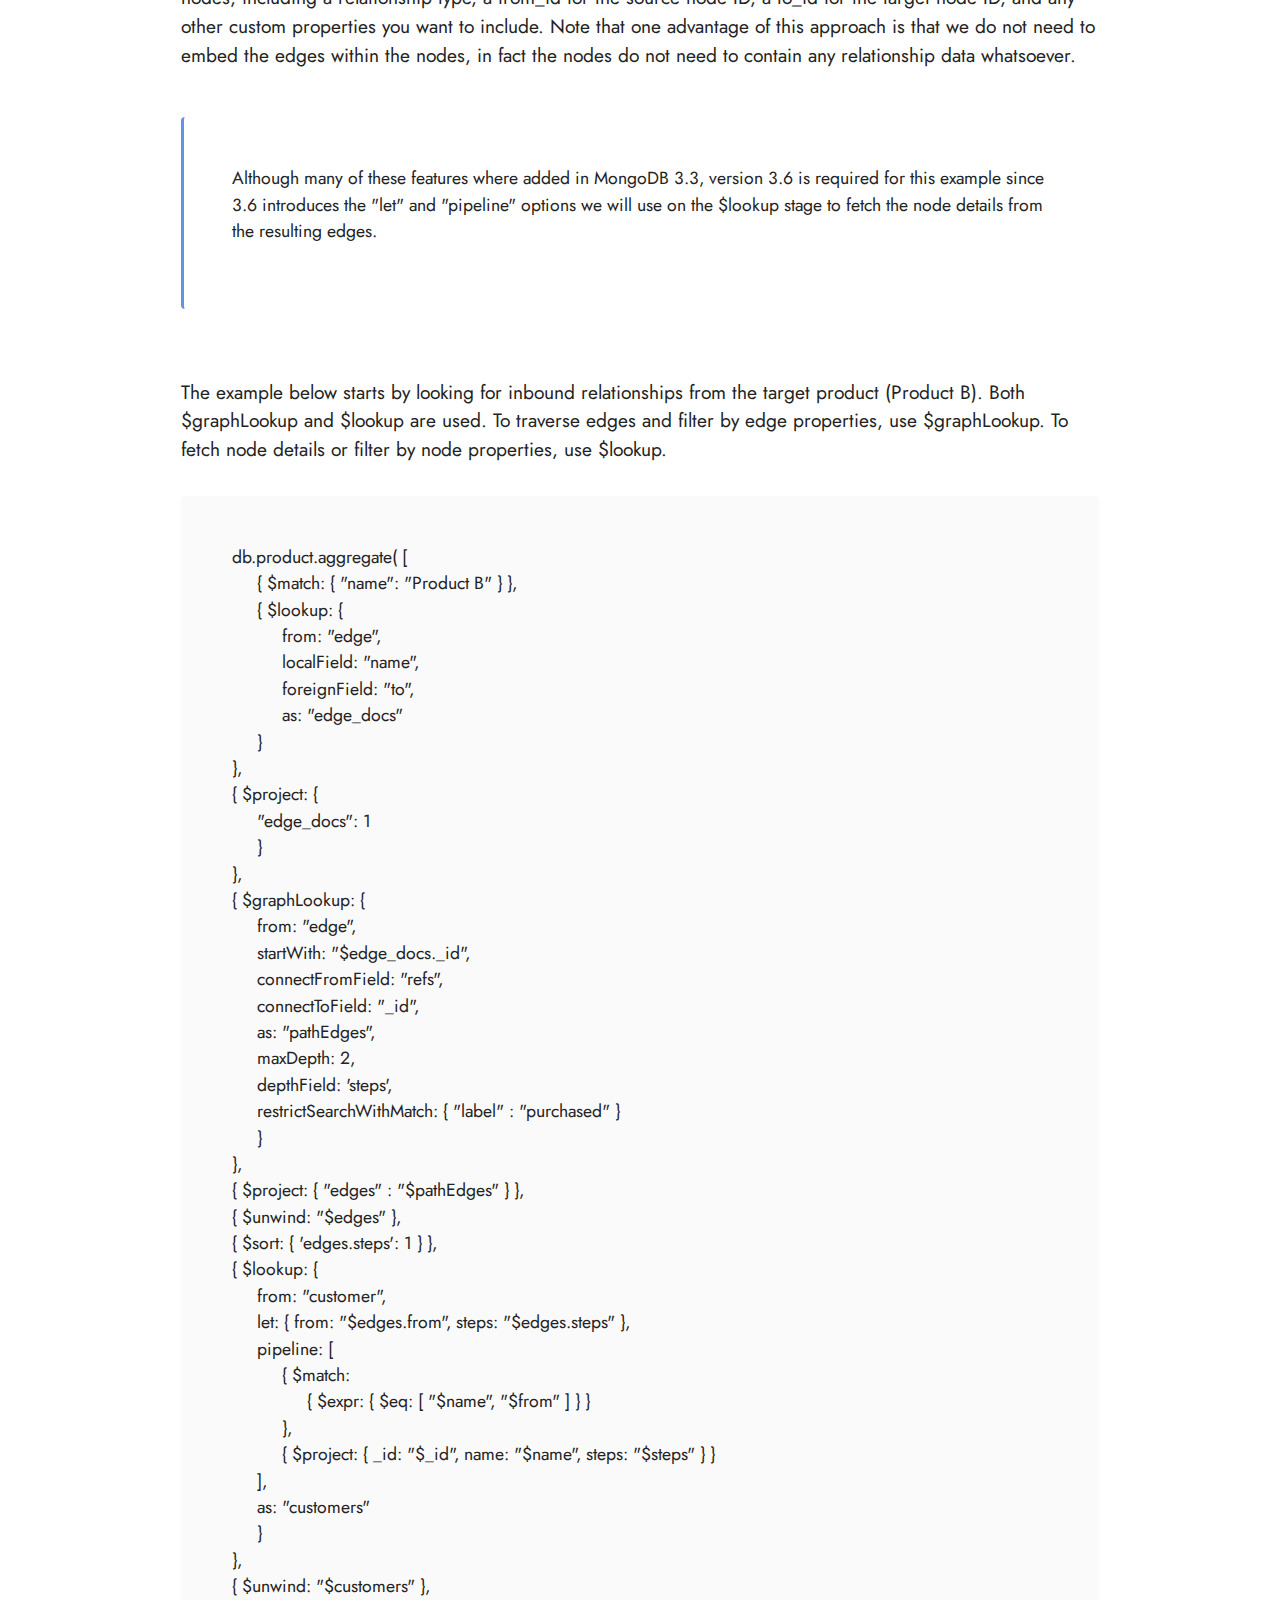
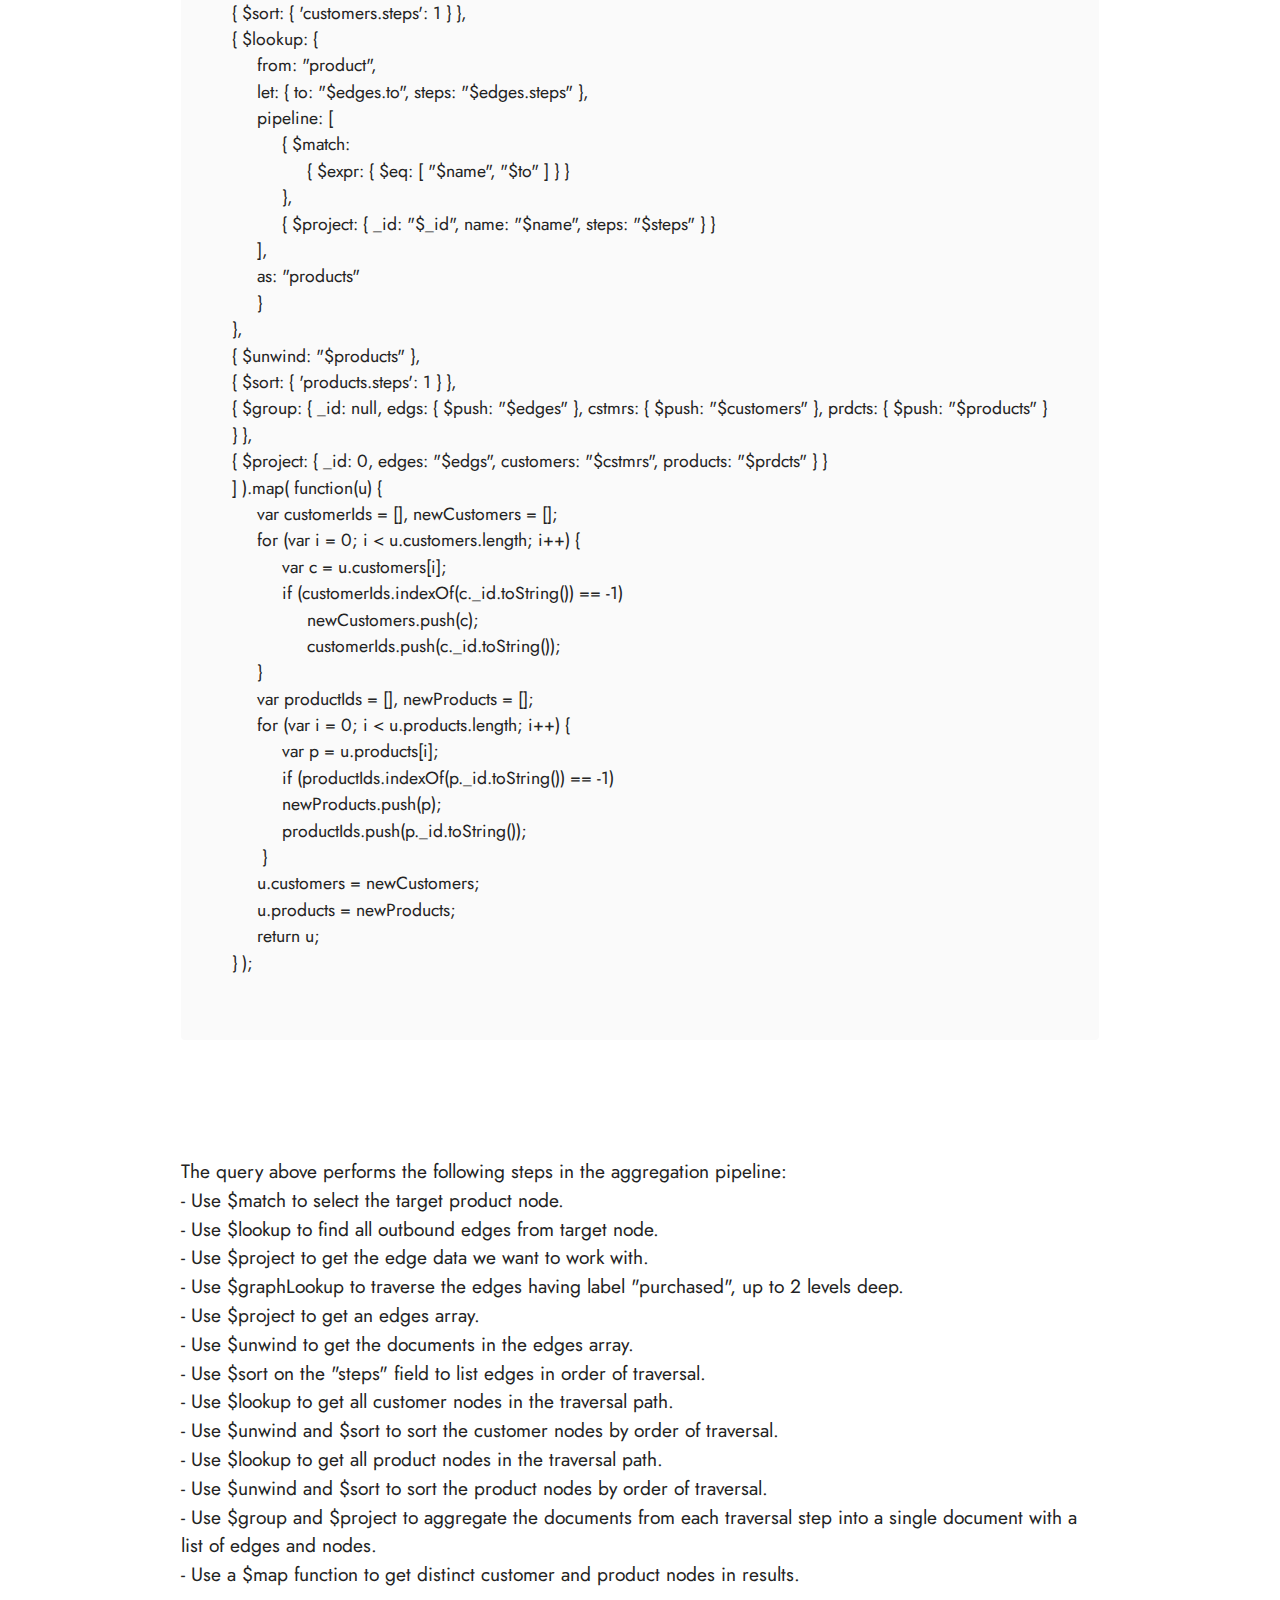
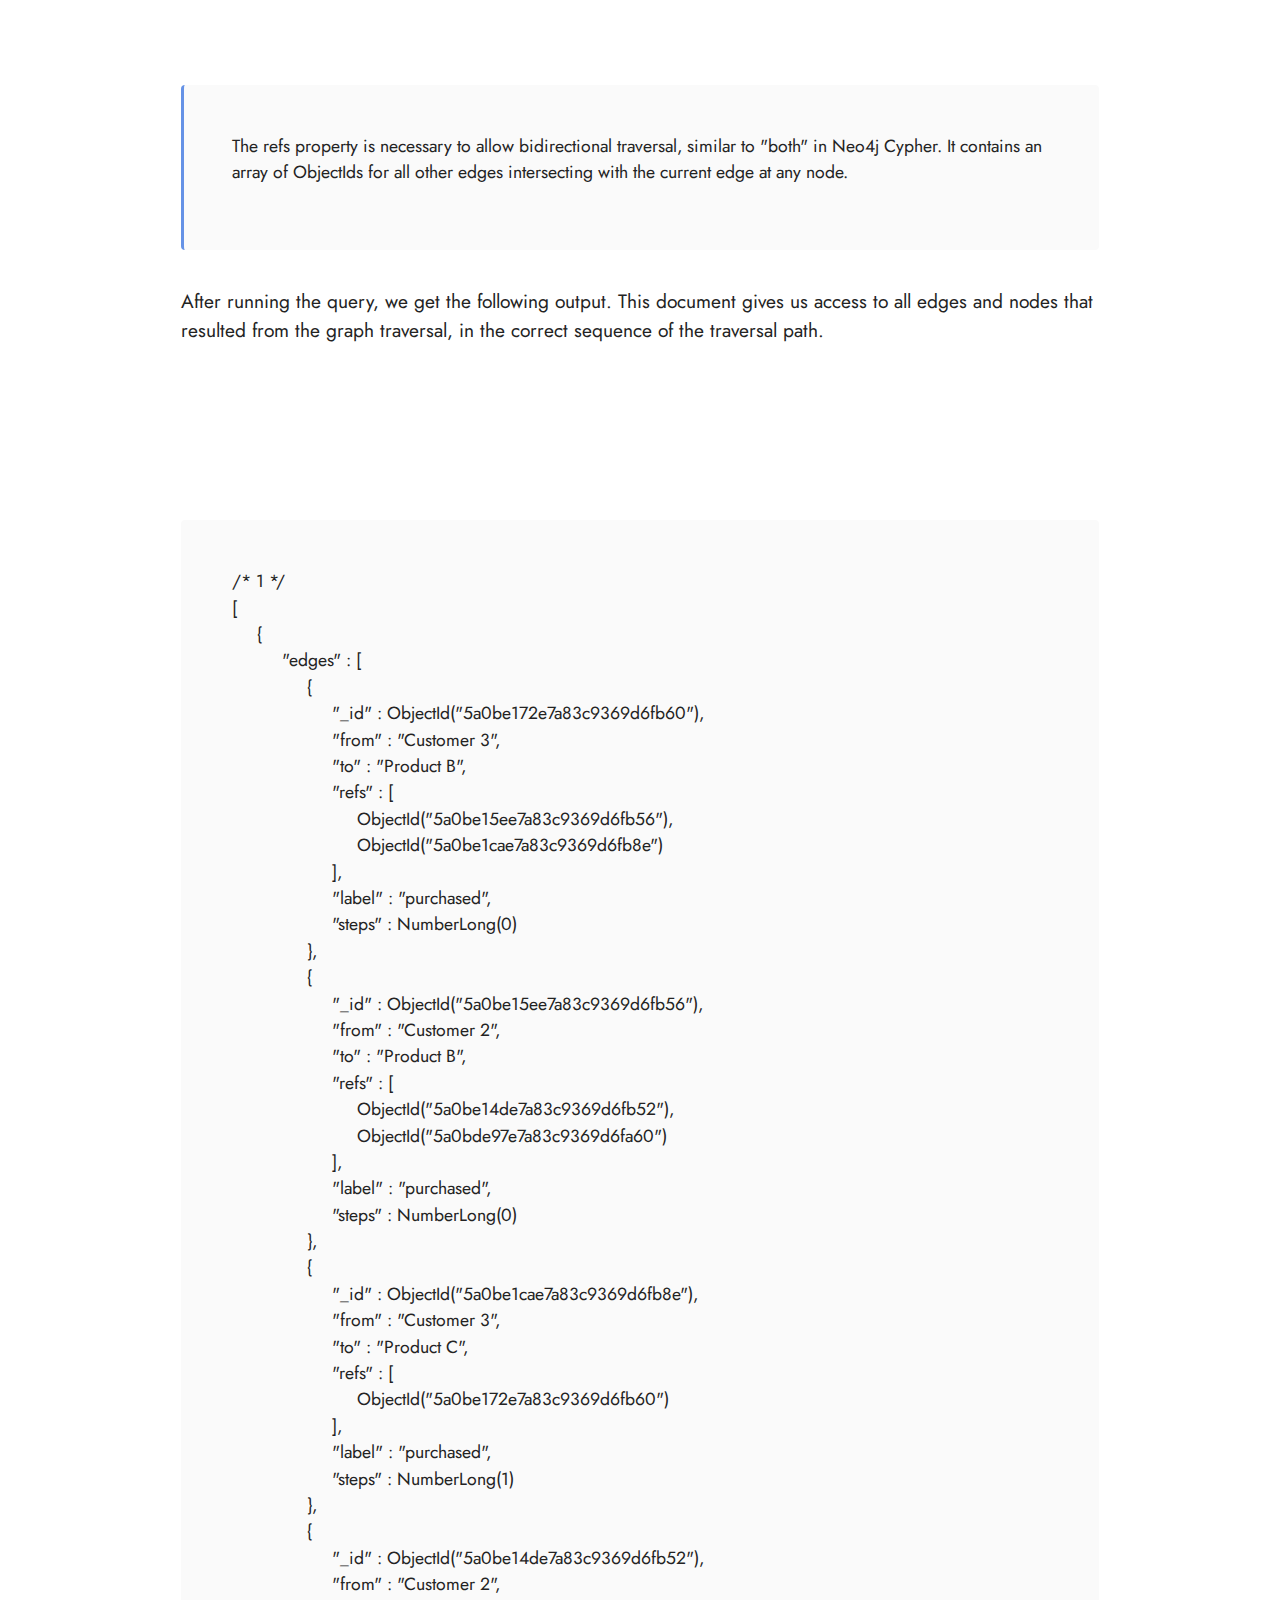
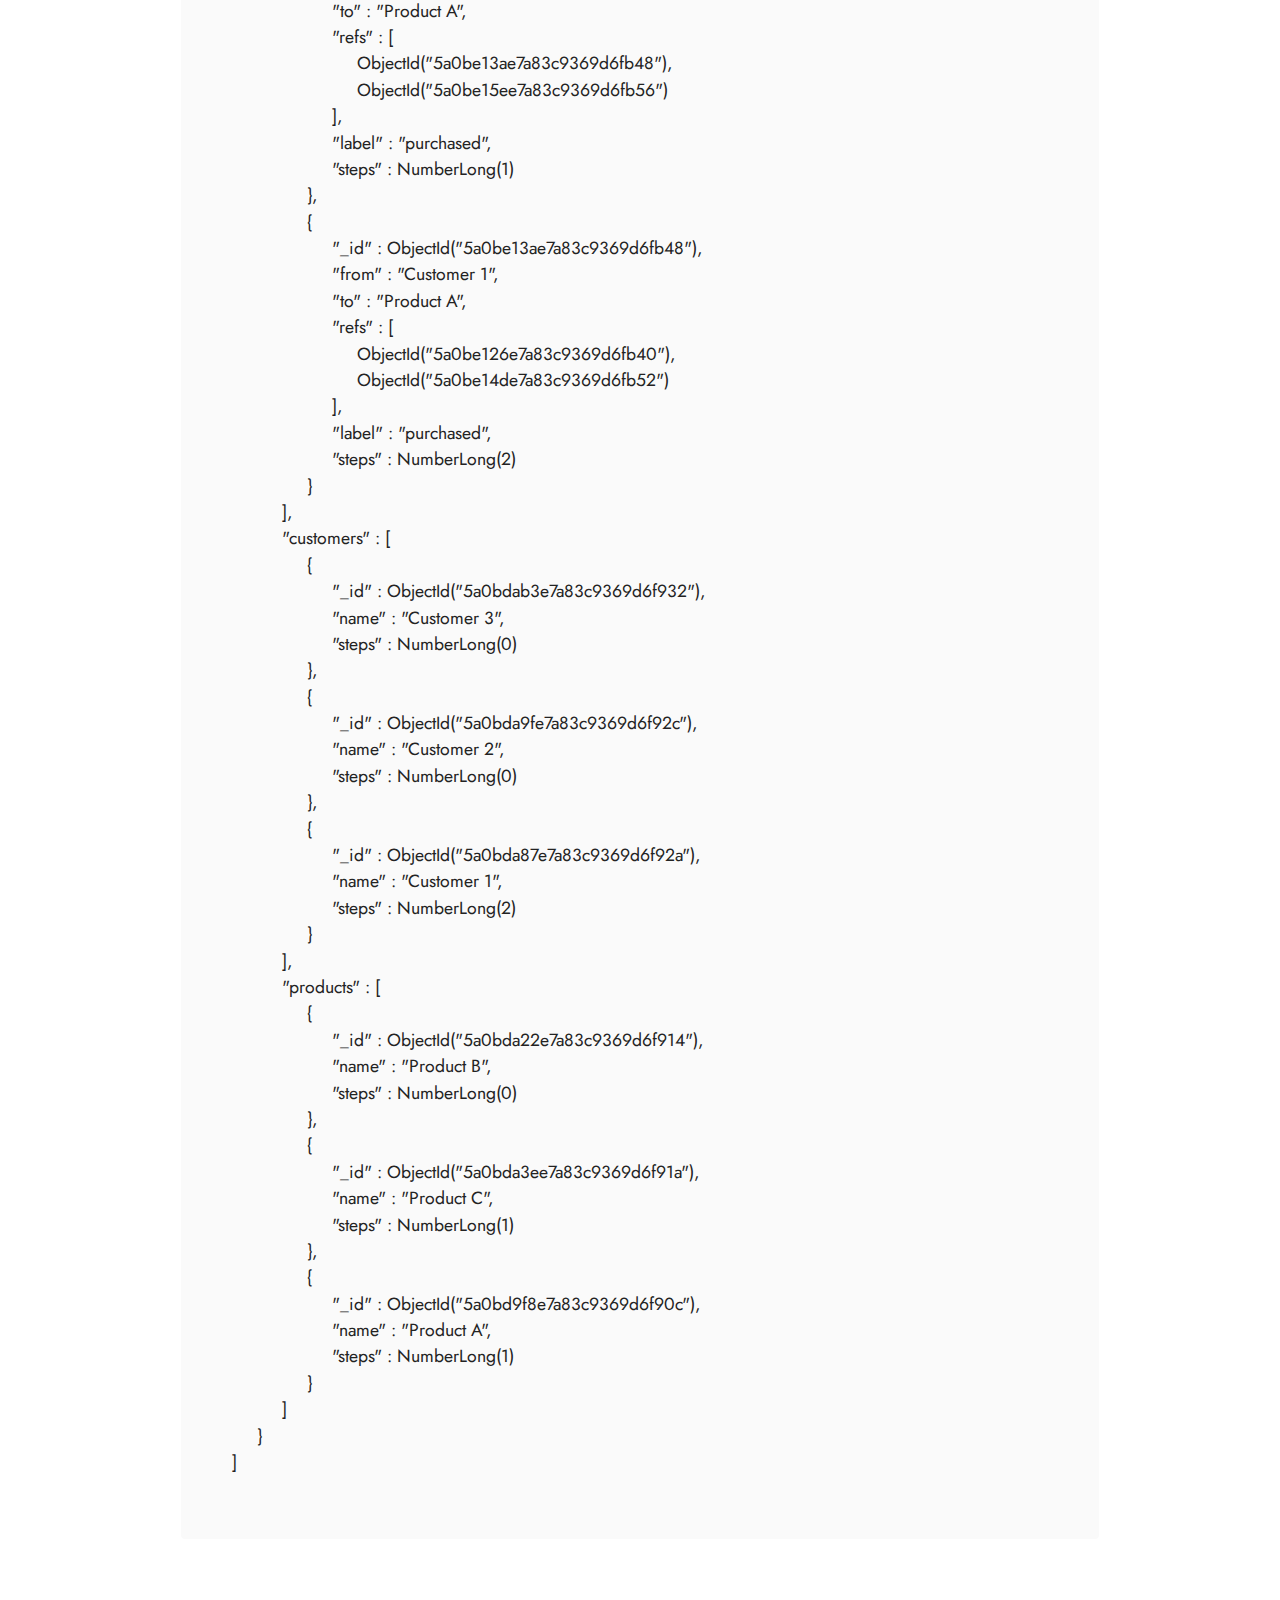
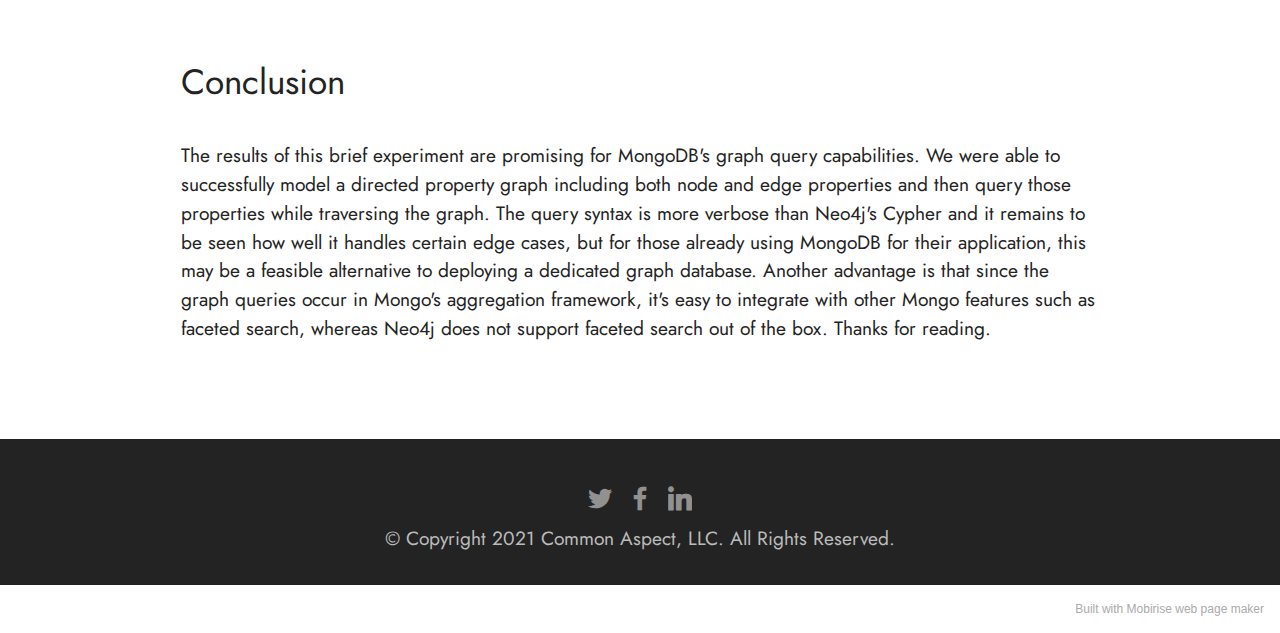
<file: blog.html>
<!DOCTYPE html>
<html  >
<head>
  <!-- Site made with Mobirise Website Builder v5.3.5, https://mobirise.com -->
  <meta charset="UTF-8">
  <meta http-equiv="X-UA-Compatible" content="IE=edge">
  <meta name="generator" content="Mobirise v5.3.5, mobirise.com">
  <meta name="viewport" content="width=device-width, initial-scale=1, minimum-scale=1">
  <link rel="shortcut icon" href="assets/images/ca-logo-252x100.png" type="image/x-icon">
  <meta name="description" content="">
  
  
  <title>Blog</title>
  <link rel="stylesheet" href="assets/tether/tether.min.css">
  <link rel="stylesheet" href="assets/bootstrap/css/bootstrap.min.css">
  <link rel="stylesheet" href="assets/bootstrap/css/bootstrap-grid.min.css">
  <link rel="stylesheet" href="assets/bootstrap/css/bootstrap-reboot.min.css">
  <link rel="stylesheet" href="assets/dropdown/css/style.css">
  <link rel="stylesheet" href="assets/socicon/css/styles.css">
  <link rel="stylesheet" href="assets/theme/css/style.css">
  <link rel="preload" href="https://fonts.googleapis.com/css?family=Jost:100,200,300,400,500,600,700,800,900,100i,200i,300i,400i,500i,600i,700i,800i,900i&display=swap" as="style" onload="this.onload=null;this.rel='stylesheet'">
  <noscript><link rel="stylesheet" href="https://fonts.googleapis.com/css?family=Jost:100,200,300,400,500,600,700,800,900,100i,200i,300i,400i,500i,600i,700i,800i,900i&display=swap"></noscript>
  <link rel="preload" as="style" href="assets/mobirise/css/mbr-additional.css"><link rel="stylesheet" href="assets/mobirise/css/mbr-additional.css" type="text/css">
  
  
  
  
</head>
<body>
  
  <section class="menu cid-s48OLK6784" once="menu" id="menu1-y">
    
    <nav class="navbar navbar-dropdown navbar-fixed-top navbar-expand-lg">
        <div class="container">
            <div class="navbar-brand">
                <span class="navbar-logo">
                    <a href="http://commonaspect.com">
                        <img src="assets/images/ca-logo-252x100.png" alt="Mobirise" style="height: 5.7rem;">
                    </a>
                </span>
                
            </div>
            <button class="navbar-toggler" type="button" data-toggle="collapse" data-target="#navbarSupportedContent" aria-controls="navbarNavAltMarkup" aria-expanded="false" aria-label="Toggle navigation">
                <div class="hamburger">
                    <span></span>
                    <span></span>
                    <span></span>
                    <span></span>
                </div>
            </button>
            <div class="collapse navbar-collapse" id="navbarSupportedContent">
                <ul class="navbar-nav nav-dropdown nav-right" data-app-modern-menu="true"><li class="nav-item"><a class="nav-link link text-warning text-primary display-4" href="index.html#features13-1o">ABOUT US</a></li>
                    <li class="nav-item"><a class="nav-link link text-warning text-primary display-4" href="index.html#features4-m">SERVICES</a></li><li class="nav-item"><a class="nav-link link text-warning text-primary display-4" href="index.html#features8-k">CUSTOMERS</a></li><li class="nav-item"><a class="nav-link link text-warning text-primary display-4" href="index.html#contacts1-r">CONTACT</a></li><li class="nav-item"><a class="nav-link link text-warning text-primary display-4" href="blog.html">BLOG</a></li></ul>
                
                
            </div>
        </div>
    </nav>

</section>

<section class="content4 cid-syRvCZjyYa" id="content4-11">
    
    
    <div class="container">
        <div class="row justify-content-center">
            <div class="title col-md-12 col-lg-10">
                <h3 class="mbr-section-title mbr-fonts-style align-center mb-4 display-2">
                    <strong>Emulating Neo4j Graph DB Nodes and Edges in MongoDB 3.6</strong></h3>
                <h4 class="mbr-section-subtitle align-center mbr-fonts-style mb-4 display-7"><em>By Chris Heino, posted December 14, 2017</em></h4>
                
            </div>
        </div>
    </div>
</section>

<section class="content5 cid-syRwgFMnEy" id="content5-13">
    
    <div class="container">
        <div class="row justify-content-center">
            <div class="col-md-12 col-lg-10">
                
                <h4 class="mbr-section-subtitle mbr-fonts-style mb-4 display-5">
                    Introduction</h4>
                <p class="mbr-text mbr-fonts-style display-7">
                    Multi-modal NoSQL database MongoDB added several useful new features since version 3.3, including the $lookup, $graphlookup, and $facet aggregation stages. In this article, I will explore how well the new $graphlookup feature compares to the graph querying capabilities of a specialized graph database such as Neo4j. In particular, we will explain a technique storing graph vertexes and edges in separate MongoDB collections to allow maximum flexibility for querying based on both vertex and edge properties. At the time of writing, I did not find any concrete examples of this technique online, although the MongoDB slide presentation here makes mention of edge collections. This example is based on my own experimentation. </p>
            </div>
        </div>
    </div>
</section>

<section class="content5 cid-syRwp7N3Ed" id="content5-14">
    
    <div class="container">
        <div class="row justify-content-center">
            <div class="col-md-12 col-lg-10">
                
                <h4 class="mbr-section-subtitle mbr-fonts-style mb-4 display-5">
                    Data Model</h4>
                <p class="mbr-text mbr-fonts-style display-7">
                    For our example scenario, we'll use a standard graph theory problem: a simple product recommendations engine as you might find on a typical e-commerce website. </p>
            </div>
        </div>
    </div>
</section>

<section class="image3 cid-syRwD6yPzm" id="image3-15">
    

    

    <div class="container">
        <div class="row justify-content-center">
            <div class="col-12 col-lg-10">
                <div class="image-wrapper">
                    <img src="assets/images/fig1-1-597x339.png" alt="Mobirise">
                    <p class="mbr-description mbr-fonts-style mt-2 align-center display-4">
                        Figure 1</p>
                </div>
            </div>
        </div>
    </div>
</section>

<section class="content5 cid-syRD8jUI3h" id="content5-16">
    
    <div class="container">
        <div class="row justify-content-center">
            <div class="col-md-12 col-lg-10">
                
                
                <p class="mbr-text mbr-fonts-style display-7">
                    The node data will be stored in two Mongo collections named customer and product, and we will use another collection for the edge data.  </p>
            </div>
        </div>
    </div>
</section>

<section class="content7 cid-syRFRghGIU" id="content7-1a">
    
    <div class="container">
        <div class="row justify-content-center">
            <div class="col-12 col-md-10">
                <blockquote>
                <h5 class="mbr-section-title mbr-fonts-style mb-2 display-7"><strong>Collection: customer</strong></h5>
                <p class="mbr-text mbr-fonts-style display-4">/* 1 */<br>{<br>&nbsp; &nbsp; &nbsp;"_id" : ObjectId("5a0bda87e7a83c9369d6f92a"),<br>&nbsp; &nbsp; &nbsp;"name" : "Customer 1"<br>}<br><br>/* 2 */<br>{<br>&nbsp; &nbsp; &nbsp;"_id" : ObjectId("5a0bda9fe7a83c9369d6f92c"),<br>&nbsp; &nbsp; &nbsp;"name" : "Customer 2"<br>}<br><br>/* 3 */<br>{<br>&nbsp; &nbsp; &nbsp;"_id" : ObjectId("5a0bdab3e7a83c9369d6f932"),<br>&nbsp; &nbsp; &nbsp;"name" : "Customer 3"<br>}<br><br>/* 4 */<br>{<br>&nbsp; &nbsp; &nbsp;"_id" : ObjectId("5a0bdac5e7a83c9369d6f938"),<br>&nbsp; &nbsp; &nbsp;"name" : "Customer 4"<br>}</p></blockquote>
            </div>
        </div>
    </div>
</section>

<section class="content7 cid-syRFr75GTo" id="content7-19">
    
    <div class="container">
        <div class="row justify-content-center">
            <div class="col-12 col-md-10">
                <blockquote>
                <h5 class="mbr-section-title mbr-fonts-style mb-2 display-7"><strong>Collection: product</strong></h5>
                <p class="mbr-text mbr-fonts-style display-4">/* 1 */<br>{<br>&nbsp; &nbsp; &nbsp;"_id" : ObjectId("5a0bd9f8e7a83c9369d6f90c"),<br>&nbsp; &nbsp; &nbsp;"name" : "Product A"<br>}<br><br>/* 2 */<br>{<br>&nbsp; &nbsp; &nbsp;"_id" : ObjectId("5a0bda22e7a83c9369d6f914"),<br>&nbsp; &nbsp; &nbsp;"name" : "Product B"<br>}<br><br>/* 3 */<br>{<br>&nbsp; &nbsp; &nbsp;"_id" : ObjectId("5a0bda3ee7a83c9369d6f91a"),<br>&nbsp; &nbsp; &nbsp;"name" : "Product C"<br>}<br><br>/* 4 */<br>{<br>&nbsp; &nbsp; &nbsp;"_id" : ObjectId("5a0bda68e7a83c9369d6f920"),<br>&nbsp; &nbsp; &nbsp;"name" : "Product D"<br>}<br></p></blockquote>
            </div>
        </div>
    </div>
</section>

<section class="content7 cid-syRGcSfo9o" id="content7-1b">
    
    <div class="container">
        <div class="row justify-content-center">
            <div class="col-12 col-md-10">
                <blockquote>
                <h5 class="mbr-section-title mbr-fonts-style mb-2 display-7"><strong>Collection: edge</strong></h5>
                <p class="mbr-text mbr-fonts-style display-4">/* 1 */<br>{<br>&nbsp; &nbsp; &nbsp;"_id" : ObjectId("5a0be126e7a83c9369d6fb40"),<br>&nbsp; &nbsp; &nbsp;"from" : "Customer 1",<br>&nbsp; &nbsp; &nbsp;"to" : "Product D",<br>&nbsp; &nbsp; &nbsp;"refs" : [<br>&nbsp; &nbsp; &nbsp; &nbsp; &nbsp; ObjectId("5a0be13ae7a83c9369d6fb48")<br>&nbsp; &nbsp; &nbsp;],<br>&nbsp; &nbsp; &nbsp;"label" : "viewed"<br>}<br><br>/* 2 */<br>{<br>&nbsp; &nbsp; &nbsp;"_id" : ObjectId("5a0be13ae7a83c9369d6fb48"),<br>&nbsp; &nbsp; &nbsp;"from" : "Customer 1",<br>&nbsp; &nbsp; &nbsp;"to" : "Product A",<br>&nbsp; &nbsp; &nbsp;"refs" : [<br>&nbsp; &nbsp; &nbsp; &nbsp; &nbsp; ObjectId("5a0be126e7a83c9369d6fb40"),<br>&nbsp; &nbsp; &nbsp; &nbsp; &nbsp; ObjectId("5a0be14de7a83c9369d6fb52")<br>&nbsp; &nbsp; &nbsp;],<br>&nbsp; &nbsp; &nbsp;"label" : "purchased"<br>}<br><br>/* 3 */<br>{<br>&nbsp; &nbsp; &nbsp;"_id" : ObjectId("5a0be14de7a83c9369d6fb52"),<br>&nbsp; &nbsp; &nbsp;"from" : "Customer 2",<br>&nbsp; &nbsp; &nbsp;"to" : "Product A",<br>&nbsp; &nbsp; &nbsp;"refs" : [<br>&nbsp; &nbsp; &nbsp; &nbsp; &nbsp; ObjectId("5a0be13ae7a83c9369d6fb48"),<br>&nbsp; &nbsp; &nbsp; &nbsp; &nbsp; ObjectId("5a0be15ee7a83c9369d6fb56")<br>&nbsp; &nbsp; &nbsp;],<br>&nbsp; &nbsp; &nbsp;"label" : "purchased"<br>}<br><br>/* 4 */<br>{<br>&nbsp; &nbsp; &nbsp;"_id" : ObjectId("5a0be15ee7a83c9369d6fb56"),<br>&nbsp; &nbsp; &nbsp;"from" : "Customer 2",<br>&nbsp; &nbsp; &nbsp;"to" : "Product B",<br>&nbsp; &nbsp; &nbsp;"refs" : [<br>&nbsp; &nbsp; &nbsp; &nbsp; &nbsp; ObjectId("5a0be14de7a83c9369d6fb52"),<br>&nbsp; &nbsp; &nbsp; &nbsp; &nbsp; ObjectId("5a0bde97e7a83c9369d6fa60")<br>&nbsp; &nbsp; &nbsp;],<br>&nbsp; &nbsp; &nbsp;"label" : "purchased"<br>}<br><br>/* 5 */<br>{<br>&nbsp; &nbsp; &nbsp;"_id" : ObjectId("5a0be172e7a83c9369d6fb60"),<br>&nbsp; &nbsp; &nbsp;"from" : "Customer 3",<br>&nbsp; &nbsp; &nbsp;"to" : "Product B",<br>&nbsp; &nbsp; &nbsp;"refs" : [<br>&nbsp; &nbsp; &nbsp; &nbsp; &nbsp; ObjectId("5a0be15ee7a83c9369d6fb56"),<br>&nbsp; &nbsp; &nbsp; &nbsp; &nbsp; ObjectId("5a0be1cae7a83c9369d6fb8e")<br>&nbsp; &nbsp; &nbsp;],<br>&nbsp; &nbsp; &nbsp;"label" : "purchased"<br>}<br><br>/* 6 */<br>{<br>&nbsp; &nbsp; &nbsp;"_id" : ObjectId("5a0be1cae7a83c9369d6fb8e"),<br>&nbsp; &nbsp; &nbsp;"from" : "Customer 3",<br>&nbsp; &nbsp; &nbsp;"to" : "Product C",<br>&nbsp; &nbsp; &nbsp;"refs" : [<br>&nbsp; &nbsp; &nbsp; &nbsp; &nbsp; ObjectId("5a0be172e7a83c9369d6fb60")<br>&nbsp; &nbsp; &nbsp;],<br>&nbsp; &nbsp; &nbsp;"label" : "purchased"<br>}<br><br>/* 7 */<br>{<br>&nbsp; &nbsp; &nbsp;"_id" : ObjectId("5a375c8594954dcf94f15794"),<br>&nbsp; &nbsp; &nbsp;"from" : "Customer 4",<br>&nbsp; &nbsp; &nbsp;"to" : "Product B",<br>&nbsp; &nbsp; &nbsp;"refs" : [<br>&nbsp; &nbsp; &nbsp; &nbsp; &nbsp; ObjectId("5a0be15ee7a83c9369d6fb56"),<br>&nbsp; &nbsp; &nbsp; &nbsp; &nbsp; ObjectId("5a0be172e7a83c9369d6fb60")<br>&nbsp; &nbsp; &nbsp;],<br>&nbsp; &nbsp; &nbsp;"label" : "viewed"<br>}</p></blockquote>
            </div>
        </div>
    </div>
</section>

<section class="content5 cid-syRHTKnf3u" id="content5-1c">
    
    <div class="container">
        <div class="row justify-content-center">
            <div class="col-md-12 col-lg-10">
                
                
                <p class="mbr-text mbr-fonts-style display-7">This creates "Customers also bought" recommendations functionality.<br>1. Start with current product being viewed by customer<br>2. Traverse "purchased" edges to customers and products.<br>3. Select the products along the traversal path.<br><br>This gives us the other products purchased by any customer who purchased the original product, and also products purchased by other customers who purchased those products. These types of "friend of a friend" queries are what graph databases excel at, while a traditional relational database is not ideal for this due to the arbitrary number of SQL joins which would be involved since this has performance implications and also typically requires programmatic SQL generation. The strength of each recommendation returned can be determined by its proximity to the starting product.&nbsp;&nbsp;</p>
            </div>
        </div>
    </div>
</section>

<section class="content5 cid-syRI6LZX4U" id="content5-1d">
    
    <div class="container">
        <div class="row justify-content-center">
            <div class="col-md-12 col-lg-10">
                
                <h4 class="mbr-section-subtitle mbr-fonts-style mb-4 display-5">
                    MongoDB Query</h4>
                <p class="mbr-text mbr-fonts-style display-7">
                    The approach below is inspired by the way graph databases such as Neo4j or OrientDB store nodes (a.k.a. vertexes) and edges as separate objects in the database. For purposes of this example, we will create three collections in MongoDB: products, customers, and edges. The documents in the products collection will represent our e-commerce products and contain their attributes, and our customers will be stored as documents in the customers collection. The edge collection documents will represent the edges or relationships between nodes, including a relationship type, a from_id for the source node ID, a to_id for the target node ID, and any other custom properties you want to include. Note that one advantage of this approach is that we do not need to embed the edges within the nodes, in fact the nodes do not need to contain any relationship data whatsoever. </p>
            </div>
        </div>
    </div>
</section>

<section class="content7 cid-syRIcYkXqV" id="content7-1e">
    
    <div class="container">
        <div class="row justify-content-center">
            <div class="col-12 col-md-10">
                <blockquote>
                
                <p class="mbr-text mbr-fonts-style display-4">Although many of these features where added in MongoDB 3.3, version 3.6 is required for this example since 3.6 introduces the "let" and "pipeline" options we will use on the $lookup stage to fetch the node details from the resulting edges. </p></blockquote>
            </div>
        </div>
    </div>
</section>

<section class="content5 cid-syRILgiuiM" id="content5-1f">
    
    <div class="container">
        <div class="row justify-content-center">
            <div class="col-md-12 col-lg-10">
                
                
                <p class="mbr-text mbr-fonts-style display-7">
                    The example below starts by looking for inbound relationships from the target product (Product B). Both $graphLookup and $lookup are used. To traverse edges and filter by edge properties, use $graphLookup. To fetch node details or filter by node properties, use $lookup. </p>
            </div>
        </div>
    </div>
</section>

<section class="content7 cid-syXrHmH81k" id="content7-1s">
    
    <div class="container">
        <div class="row justify-content-center">
            <div class="col-12 col-md-10">
                <blockquote>
                
                <p class="mbr-text mbr-fonts-style display-4">db.product.aggregate( [<br>&nbsp; &nbsp; &nbsp;{ $match: { "name": "Product B" } },<br>&nbsp; &nbsp; &nbsp;{ $lookup: {<br>&nbsp; &nbsp; &nbsp; &nbsp; &nbsp; from: "edge",<br>&nbsp; &nbsp; &nbsp; &nbsp; &nbsp; localField: "name",<br>&nbsp; &nbsp; &nbsp; &nbsp; &nbsp; foreignField: "to",<br>&nbsp; &nbsp; &nbsp; &nbsp; &nbsp; as: "edge_docs"<br>&nbsp; &nbsp; &nbsp;}<br>    },<br>    { $project: {<br>&nbsp; &nbsp; &nbsp;"edge_docs": 1<br>&nbsp; &nbsp; &nbsp;}<br>    },<br>    { $graphLookup: {<br>&nbsp; &nbsp; &nbsp;from: "edge",<br>&nbsp; &nbsp; &nbsp;startWith: "$edge_docs._id",<br>&nbsp; &nbsp; &nbsp;connectFromField: "refs",<br>&nbsp; &nbsp; &nbsp;connectToField: "_id",<br>&nbsp; &nbsp; &nbsp;as: "pathEdges",<br>&nbsp; &nbsp; &nbsp;maxDepth: 2,<br>&nbsp; &nbsp; &nbsp;depthField: 'steps',<br>&nbsp; &nbsp; &nbsp;restrictSearchWithMatch: { "label" : "purchased" }<br>&nbsp; &nbsp; &nbsp;}<br>    },<br>    { $project: { "edges" : "$pathEdges" } },<br>    { $unwind: "$edges" },<br>    { $sort: { 'edges.steps': 1 } },<br>    { $lookup: {<br>&nbsp; &nbsp; &nbsp;from: "customer",<br>&nbsp; &nbsp; &nbsp;let: { from: "$edges.from", steps: "$edges.steps" },<br>&nbsp; &nbsp; &nbsp;pipeline: [<br>&nbsp; &nbsp; &nbsp; &nbsp; &nbsp; { $match:<br>&nbsp; &nbsp; &nbsp; &nbsp; &nbsp; &nbsp; &nbsp; &nbsp;{ $expr: { $eq: [ "$name",  "$from" ] } }<br>&nbsp; &nbsp; &nbsp; &nbsp; &nbsp; },<br>&nbsp; &nbsp; &nbsp; &nbsp; &nbsp; { $project: { _id: "$_id", name: "$name", steps: "$steps" } }<br>&nbsp; &nbsp; &nbsp;],<br>&nbsp; &nbsp; &nbsp;as: "customers"<br>&nbsp; &nbsp; &nbsp;}<br>    },<br>    { $unwind: "$customers" },<br>    { $sort: { 'customers.steps': 1 } },<br>    { $lookup: {<br>&nbsp; &nbsp; &nbsp;from: "product",<br>&nbsp; &nbsp; &nbsp;let: { to: "$edges.to", steps: "$edges.steps" },<br>&nbsp; &nbsp; &nbsp;pipeline: [<br>&nbsp; &nbsp; &nbsp; &nbsp; &nbsp; { $match:<br>&nbsp; &nbsp; &nbsp; &nbsp; &nbsp; &nbsp; &nbsp; &nbsp;{ $expr: { $eq: [ "$name",  "$to" ] } }<br>&nbsp; &nbsp; &nbsp; &nbsp; &nbsp; },<br>&nbsp; &nbsp; &nbsp; &nbsp; &nbsp; { $project: { _id: "$_id", name: "$name", steps: "$steps" } }<br>&nbsp; &nbsp; &nbsp;],<br>&nbsp; &nbsp; &nbsp;as: "products"<br>&nbsp; &nbsp; &nbsp;}<br>    },<br>    { $unwind: "$products" },<br>    { $sort: { 'products.steps': 1 } },<br>    { $group: { _id: null, edgs: { $push: "$edges" }, cstmrs: { $push: "$customers" }, prdcts: { $push: "$products" } } },<br>    { $project: { _id: 0, edges: "$edgs", customers: "$cstmrs", products: "$prdcts" } }<br>] ).map( function(u) {<br>&nbsp; &nbsp; &nbsp;var customerIds = [], newCustomers = [];<br>&nbsp; &nbsp; &nbsp;for (var i = 0; i &lt; u.customers.length; i++) {<br>&nbsp; &nbsp; &nbsp; &nbsp; &nbsp; var c = u.customers[i];<br>&nbsp; &nbsp; &nbsp; &nbsp; &nbsp; if (customerIds.indexOf(c._id.toString()) == -1)<br>&nbsp; &nbsp; &nbsp; &nbsp; &nbsp; &nbsp; &nbsp; &nbsp;newCustomers.push(c);<br>&nbsp; &nbsp; &nbsp; &nbsp; &nbsp; &nbsp; &nbsp; &nbsp;customerIds.push(c._id.toString());<br>&nbsp; &nbsp; &nbsp;}<br>&nbsp; &nbsp; &nbsp;var productIds = [], newProducts = [];<br>&nbsp; &nbsp; &nbsp;for (var i = 0; i &lt; u.products.length; i++) {<br>&nbsp; &nbsp; &nbsp; &nbsp; &nbsp; var p = u.products[i];<br>&nbsp; &nbsp; &nbsp; &nbsp; &nbsp; if (productIds.indexOf(p._id.toString()) == -1)<br>&nbsp; &nbsp; &nbsp; &nbsp; &nbsp; newProducts.push(p);<br>&nbsp; &nbsp; &nbsp; &nbsp; &nbsp; productIds.push(p._id.toString());<br>&nbsp; &nbsp; &nbsp; }<br>&nbsp; &nbsp; &nbsp;u.customers = newCustomers;<br>&nbsp; &nbsp; &nbsp;u.products = newProducts;<br>&nbsp; &nbsp; &nbsp;return u;<br>} );</p></blockquote>
            </div>
        </div>
    </div>
</section>

<section class="content5 cid-syXtnNbIZL" id="content5-1t">
    
    <div class="container">
        <div class="row justify-content-center">
            <div class="col-md-12 col-lg-10">
                
                
                <p class="mbr-text mbr-fonts-style display-7">The query above performs the following steps in the aggregation pipeline: <br>- Use $match to select the target product node.<br>- Use $lookup to find all outbound edges from target node.<br>- Use $project to get the edge data we want to work with.<br>- Use $graphLookup to traverse the edges having label "purchased", up to 2 levels deep.<br>- Use $project to get an edges array.<br>- Use $unwind to get the documents in the edges array.<br>- Use $sort on the "steps" field to list edges in order of traversal.<br>- Use $lookup to get all customer nodes in the traversal path.<br>- Use $unwind and $sort to sort the customer nodes by order of traversal.<br>- Use $lookup to get all product nodes in the traversal path.<br>- Use $unwind and $sort to sort the product nodes by order of traversal.<br>- Use $group and $project to aggregate the documents from each traversal step into a single document with a list of edges and nodes.<br>- Use a $map function to get distinct customer and product nodes in results.</p>
            </div>
        </div>
    </div>
</section>

<section class="content7 cid-syXu3r3Zeb" id="content7-1u">
    
    <div class="container">
        <div class="row justify-content-center">
            <div class="col-12 col-md-10">
                <blockquote>
                
                <p class="mbr-text mbr-fonts-style display-4">The refs property is necessary to allow bidirectional traversal, similar to "both" in Neo4j Cypher. It contains an array of ObjectIds for all other edges intersecting with the current edge at any node. </p></blockquote>
            </div>
        </div>
    </div>
</section>

<section class="content5 cid-syXuiO0ZJn" id="content5-1w">
    
    <div class="container">
        <div class="row justify-content-center">
            <div class="col-md-12 col-lg-10">
                
                
                <p class="mbr-text mbr-fonts-style display-7">
                    After running the query, we get the following output. This document gives us access to all edges and nodes that resulted from the graph traversal, in the correct sequence of the traversal path. </p>
            </div>
        </div>
    </div>
</section>

<section class="content7 cid-syXuHZJfVc" id="content7-1x">
    
    <div class="container">
        <div class="row justify-content-center">
            <div class="col-12 col-md-10">
                <blockquote>
                
                <p class="mbr-text mbr-fonts-style display-4">/* 1 */<br>[<br>&nbsp; &nbsp; &nbsp;{<br>&nbsp; &nbsp; &nbsp; &nbsp; &nbsp; "edges" : [<br>&nbsp; &nbsp; &nbsp; &nbsp; &nbsp; &nbsp; &nbsp; &nbsp;{<br>&nbsp; &nbsp; &nbsp; &nbsp; &nbsp; &nbsp; &nbsp; &nbsp; &nbsp; &nbsp; "_id" : ObjectId("5a0be172e7a83c9369d6fb60"),<br>&nbsp; &nbsp; &nbsp; &nbsp; &nbsp; &nbsp; &nbsp; &nbsp; &nbsp; &nbsp; "from" : "Customer 3",<br>&nbsp; &nbsp; &nbsp; &nbsp; &nbsp; &nbsp; &nbsp; &nbsp; &nbsp; &nbsp; "to" : "Product B",<br>&nbsp; &nbsp; &nbsp; &nbsp; &nbsp; &nbsp; &nbsp; &nbsp; &nbsp; &nbsp; "refs" : [<br>&nbsp; &nbsp; &nbsp; &nbsp; &nbsp; &nbsp; &nbsp; &nbsp; &nbsp; &nbsp; &nbsp; &nbsp; &nbsp;ObjectId("5a0be15ee7a83c9369d6fb56"),<br>&nbsp; &nbsp; &nbsp; &nbsp; &nbsp; &nbsp; &nbsp; &nbsp; &nbsp; &nbsp; &nbsp; &nbsp; &nbsp;ObjectId("5a0be1cae7a83c9369d6fb8e")<br>&nbsp; &nbsp; &nbsp; &nbsp; &nbsp; &nbsp; &nbsp; &nbsp; &nbsp; &nbsp; ],<br>&nbsp; &nbsp; &nbsp; &nbsp; &nbsp; &nbsp; &nbsp; &nbsp; &nbsp; &nbsp; "label" : "purchased",<br>&nbsp; &nbsp; &nbsp; &nbsp; &nbsp; &nbsp; &nbsp; &nbsp; &nbsp; &nbsp; "steps" : NumberLong(0)<br>&nbsp; &nbsp; &nbsp; &nbsp; &nbsp; &nbsp; &nbsp; &nbsp;},<br>&nbsp; &nbsp; &nbsp; &nbsp; &nbsp; &nbsp; &nbsp; &nbsp;{&nbsp;<br>&nbsp; &nbsp; &nbsp; &nbsp; &nbsp; &nbsp; &nbsp; &nbsp; &nbsp; &nbsp; "_id" : ObjectId("5a0be15ee7a83c9369d6fb56"),<br>&nbsp; &nbsp; &nbsp; &nbsp; &nbsp; &nbsp; &nbsp; &nbsp; &nbsp; &nbsp; "from" : "Customer 2",<br>&nbsp; &nbsp; &nbsp; &nbsp; &nbsp; &nbsp; &nbsp; &nbsp; &nbsp; &nbsp; "to" : "Product B",<br>&nbsp; &nbsp; &nbsp; &nbsp; &nbsp; &nbsp; &nbsp; &nbsp; &nbsp; &nbsp; "refs" : [<br>&nbsp; &nbsp; &nbsp; &nbsp; &nbsp; &nbsp; &nbsp; &nbsp; &nbsp; &nbsp; &nbsp; &nbsp; &nbsp;ObjectId("5a0be14de7a83c9369d6fb52"),<br>&nbsp; &nbsp; &nbsp; &nbsp; &nbsp; &nbsp; &nbsp; &nbsp; &nbsp; &nbsp; &nbsp; &nbsp; &nbsp;ObjectId("5a0bde97e7a83c9369d6fa60")<br>&nbsp; &nbsp; &nbsp; &nbsp; &nbsp; &nbsp; &nbsp; &nbsp; &nbsp; &nbsp; ],<br>&nbsp; &nbsp; &nbsp; &nbsp; &nbsp; &nbsp; &nbsp; &nbsp; &nbsp; &nbsp; "label" : "purchased",<br>&nbsp; &nbsp; &nbsp; &nbsp; &nbsp; &nbsp; &nbsp; &nbsp; &nbsp; &nbsp; "steps" : NumberLong(0)<br>&nbsp; &nbsp; &nbsp; &nbsp; &nbsp; &nbsp; &nbsp; &nbsp;},<br>&nbsp; &nbsp; &nbsp; &nbsp; &nbsp; &nbsp; &nbsp; &nbsp;{<br>&nbsp; &nbsp; &nbsp; &nbsp; &nbsp; &nbsp; &nbsp; &nbsp; &nbsp; &nbsp; "_id" : ObjectId("5a0be1cae7a83c9369d6fb8e"),<br>&nbsp; &nbsp; &nbsp; &nbsp; &nbsp; &nbsp; &nbsp; &nbsp; &nbsp; &nbsp; "from" : "Customer 3",<br>&nbsp; &nbsp; &nbsp; &nbsp; &nbsp; &nbsp; &nbsp; &nbsp; &nbsp; &nbsp; "to" : "Product C",<br>&nbsp; &nbsp; &nbsp; &nbsp; &nbsp; &nbsp; &nbsp; &nbsp; &nbsp; &nbsp; "refs" : [<br>&nbsp; &nbsp; &nbsp; &nbsp; &nbsp; &nbsp; &nbsp; &nbsp; &nbsp; &nbsp; &nbsp; &nbsp; &nbsp;ObjectId("5a0be172e7a83c9369d6fb60")<br>&nbsp; &nbsp; &nbsp; &nbsp; &nbsp; &nbsp; &nbsp; &nbsp; &nbsp; &nbsp; ],<br>&nbsp; &nbsp; &nbsp; &nbsp; &nbsp; &nbsp; &nbsp; &nbsp; &nbsp; &nbsp; "label" : "purchased",<br>&nbsp; &nbsp; &nbsp; &nbsp; &nbsp; &nbsp; &nbsp; &nbsp; &nbsp; &nbsp; "steps" : NumberLong(1)<br>&nbsp; &nbsp; &nbsp; &nbsp; &nbsp; &nbsp; &nbsp; &nbsp;},<br>&nbsp; &nbsp; &nbsp; &nbsp; &nbsp; &nbsp; &nbsp; &nbsp;{<br>&nbsp; &nbsp; &nbsp; &nbsp; &nbsp; &nbsp; &nbsp; &nbsp; &nbsp; &nbsp; "_id" : ObjectId("5a0be14de7a83c9369d6fb52"),<br>&nbsp; &nbsp; &nbsp; &nbsp; &nbsp; &nbsp; &nbsp; &nbsp; &nbsp; &nbsp; "from" : "Customer 2",<br>&nbsp; &nbsp; &nbsp; &nbsp; &nbsp; &nbsp; &nbsp; &nbsp; &nbsp; &nbsp; "to" : "Product A",<br>&nbsp; &nbsp; &nbsp; &nbsp; &nbsp; &nbsp; &nbsp; &nbsp; &nbsp; &nbsp; "refs" : [<br>&nbsp; &nbsp; &nbsp; &nbsp; &nbsp; &nbsp; &nbsp; &nbsp; &nbsp; &nbsp; &nbsp; &nbsp; &nbsp;ObjectId("5a0be13ae7a83c9369d6fb48"),<br>&nbsp; &nbsp; &nbsp; &nbsp; &nbsp; &nbsp; &nbsp; &nbsp; &nbsp; &nbsp; &nbsp; &nbsp; &nbsp;ObjectId("5a0be15ee7a83c9369d6fb56")<br>&nbsp; &nbsp; &nbsp; &nbsp; &nbsp; &nbsp; &nbsp; &nbsp; &nbsp; &nbsp; ],<br>&nbsp; &nbsp; &nbsp; &nbsp; &nbsp; &nbsp; &nbsp; &nbsp; &nbsp; &nbsp; "label" : "purchased",<br>&nbsp; &nbsp; &nbsp; &nbsp; &nbsp; &nbsp; &nbsp; &nbsp; &nbsp; &nbsp; "steps" : NumberLong(1)<br>&nbsp; &nbsp; &nbsp; &nbsp; &nbsp; &nbsp; &nbsp; &nbsp;},<br>&nbsp; &nbsp; &nbsp; &nbsp; &nbsp; &nbsp; &nbsp; &nbsp;{<br>&nbsp; &nbsp; &nbsp; &nbsp; &nbsp; &nbsp; &nbsp; &nbsp; &nbsp; &nbsp; "_id" : ObjectId("5a0be13ae7a83c9369d6fb48"),<br>&nbsp; &nbsp; &nbsp; &nbsp; &nbsp; &nbsp; &nbsp; &nbsp; &nbsp; &nbsp; "from" : "Customer 1",<br>&nbsp; &nbsp; &nbsp; &nbsp; &nbsp; &nbsp; &nbsp; &nbsp; &nbsp; &nbsp; "to" : "Product A",<br>&nbsp; &nbsp; &nbsp; &nbsp; &nbsp; &nbsp; &nbsp; &nbsp; &nbsp; &nbsp; "refs" : [<br>&nbsp; &nbsp; &nbsp; &nbsp; &nbsp; &nbsp; &nbsp; &nbsp; &nbsp; &nbsp; &nbsp; &nbsp; &nbsp;ObjectId("5a0be126e7a83c9369d6fb40"),<br>&nbsp; &nbsp; &nbsp; &nbsp; &nbsp; &nbsp; &nbsp; &nbsp; &nbsp; &nbsp; &nbsp; &nbsp; &nbsp;ObjectId("5a0be14de7a83c9369d6fb52")<br>&nbsp; &nbsp; &nbsp; &nbsp; &nbsp; &nbsp; &nbsp; &nbsp; &nbsp; &nbsp; ],<br>&nbsp; &nbsp; &nbsp; &nbsp; &nbsp; &nbsp; &nbsp; &nbsp; &nbsp; &nbsp; "label" : "purchased",<br>&nbsp; &nbsp; &nbsp; &nbsp; &nbsp; &nbsp; &nbsp; &nbsp; &nbsp; &nbsp; "steps" : NumberLong(2)<br>&nbsp; &nbsp; &nbsp; &nbsp; &nbsp; &nbsp; &nbsp; &nbsp;}<br>&nbsp; &nbsp; &nbsp; &nbsp; &nbsp; ],<br>&nbsp; &nbsp; &nbsp; &nbsp; &nbsp; "customers" : [<br>&nbsp; &nbsp; &nbsp; &nbsp; &nbsp; &nbsp; &nbsp; &nbsp;{<br>&nbsp; &nbsp; &nbsp; &nbsp; &nbsp; &nbsp; &nbsp; &nbsp; &nbsp; &nbsp; "_id" : ObjectId("5a0bdab3e7a83c9369d6f932"),<br>&nbsp; &nbsp; &nbsp; &nbsp; &nbsp; &nbsp; &nbsp; &nbsp; &nbsp; &nbsp; "name" : "Customer 3",<br>&nbsp; &nbsp; &nbsp; &nbsp; &nbsp; &nbsp; &nbsp; &nbsp; &nbsp; &nbsp; "steps" : NumberLong(0)<br>&nbsp; &nbsp; &nbsp; &nbsp; &nbsp; &nbsp; &nbsp; &nbsp;},<br>&nbsp; &nbsp; &nbsp; &nbsp; &nbsp; &nbsp; &nbsp; &nbsp;{<br>&nbsp; &nbsp; &nbsp; &nbsp; &nbsp; &nbsp; &nbsp; &nbsp; &nbsp; &nbsp; "_id" : ObjectId("5a0bda9fe7a83c9369d6f92c"),<br>&nbsp; &nbsp; &nbsp; &nbsp; &nbsp; &nbsp; &nbsp; &nbsp; &nbsp; &nbsp; "name" : "Customer 2",<br>&nbsp; &nbsp; &nbsp; &nbsp; &nbsp; &nbsp; &nbsp; &nbsp; &nbsp; &nbsp; "steps" : NumberLong(0)<br>&nbsp; &nbsp; &nbsp; &nbsp; &nbsp; &nbsp; &nbsp; &nbsp;},<br>&nbsp; &nbsp; &nbsp; &nbsp; &nbsp; &nbsp; &nbsp; &nbsp;{<br>&nbsp; &nbsp; &nbsp; &nbsp; &nbsp; &nbsp; &nbsp; &nbsp; &nbsp; &nbsp; "_id" : ObjectId("5a0bda87e7a83c9369d6f92a"),<br>&nbsp; &nbsp; &nbsp; &nbsp; &nbsp; &nbsp; &nbsp; &nbsp; &nbsp; &nbsp; "name" : "Customer 1",<br>&nbsp; &nbsp; &nbsp; &nbsp; &nbsp; &nbsp; &nbsp; &nbsp; &nbsp; &nbsp; "steps" : NumberLong(2)<br>&nbsp; &nbsp; &nbsp; &nbsp; &nbsp; &nbsp; &nbsp; &nbsp;}<br>&nbsp; &nbsp; &nbsp; &nbsp; &nbsp; ],<br>&nbsp; &nbsp; &nbsp; &nbsp; &nbsp; "products" : [<br>&nbsp; &nbsp; &nbsp; &nbsp; &nbsp; &nbsp; &nbsp; &nbsp;{<br>&nbsp; &nbsp; &nbsp; &nbsp; &nbsp; &nbsp; &nbsp; &nbsp; &nbsp; &nbsp; "_id" : ObjectId("5a0bda22e7a83c9369d6f914"),<br>&nbsp; &nbsp; &nbsp; &nbsp; &nbsp; &nbsp; &nbsp; &nbsp; &nbsp; &nbsp; "name" : "Product B",<br>&nbsp; &nbsp; &nbsp; &nbsp; &nbsp; &nbsp; &nbsp; &nbsp; &nbsp; &nbsp; "steps" : NumberLong(0)<br>&nbsp; &nbsp; &nbsp; &nbsp; &nbsp; &nbsp; &nbsp; &nbsp;},<br>&nbsp; &nbsp; &nbsp; &nbsp; &nbsp; &nbsp; &nbsp; &nbsp;{<br>&nbsp; &nbsp; &nbsp; &nbsp; &nbsp; &nbsp; &nbsp; &nbsp; &nbsp; &nbsp; "_id" : ObjectId("5a0bda3ee7a83c9369d6f91a"),<br>&nbsp; &nbsp; &nbsp; &nbsp; &nbsp; &nbsp; &nbsp; &nbsp; &nbsp; &nbsp; "name" : "Product C",<br>&nbsp; &nbsp; &nbsp; &nbsp; &nbsp; &nbsp; &nbsp; &nbsp; &nbsp; &nbsp; "steps" : NumberLong(1)<br>&nbsp; &nbsp; &nbsp; &nbsp; &nbsp; &nbsp; &nbsp; &nbsp;},<br>&nbsp; &nbsp; &nbsp; &nbsp; &nbsp; &nbsp; &nbsp; &nbsp;{<br>&nbsp; &nbsp; &nbsp; &nbsp; &nbsp; &nbsp; &nbsp; &nbsp; &nbsp; &nbsp; "_id" : ObjectId("5a0bd9f8e7a83c9369d6f90c"),<br>&nbsp; &nbsp; &nbsp; &nbsp; &nbsp; &nbsp; &nbsp; &nbsp; &nbsp; &nbsp; "name" : "Product A",<br>&nbsp; &nbsp; &nbsp; &nbsp; &nbsp; &nbsp; &nbsp; &nbsp; &nbsp; &nbsp; "steps" : NumberLong(1)<br>&nbsp; &nbsp; &nbsp; &nbsp; &nbsp; &nbsp; &nbsp; &nbsp;}<br>&nbsp; &nbsp; &nbsp; &nbsp; &nbsp; ]<br>&nbsp; &nbsp; &nbsp;}<br>]</p></blockquote>
            </div>
        </div>
    </div>
</section>

<section class="content5 cid-syXxQ74QiU" id="content5-1y">
    
    <div class="container">
        <div class="row justify-content-center">
            <div class="col-md-12 col-lg-10">
                
                <h4 class="mbr-section-subtitle mbr-fonts-style mb-4 display-5">
                    Conclusion</h4>
                <p class="mbr-text mbr-fonts-style display-7">The results of this brief experiment are promising for MongoDB's graph query capabilities. We were able to successfully model a directed property graph including both node and edge properties and then query those properties while traversing the graph. The query syntax is more verbose than Neo4j's Cypher and it remains to be seen how well it handles certain edge cases, but for those already using MongoDB for their application, this may be a feasible alternative to deploying a dedicated graph database. Another advantage is that since the graph queries occur in Mongo's aggregation framework, it's easy to integrate with other Mongo features such as faceted search, whereas Neo4j does not support faceted search out of the box. Thanks for reading.</p>
            </div>
        </div>
    </div>
</section>

<section class="footer3 cid-s48P1Icc8J" once="footers" id="footer3-z">

    

    

    <div class="container">
        <div class="media-container-row align-center mbr-white">
            <div class="row row-links">
                <ul class="foot-menu">
                    
                    
                    
                    
                    
                <li class="foot-menu-item mbr-fonts-style display-7"></li><li class="foot-menu-item mbr-fonts-style display-7"></li><li class="foot-menu-item mbr-fonts-style display-7"></li></ul>
            </div>
            <div class="row social-row">
                <div class="social-list align-right pb-2">
                    
                    
                    
                    
                    
                    
                <div class="soc-item">
                        <a href="https://twitter.com/chrisheino" target="_blank">
                            <span class="mbr-iconfont mbr-iconfont-social socicon-twitter socicon"></span>
                        </a>
                    </div><div class="soc-item">
                        <a href="https://www.facebook.com/commonaspect/" target="_blank">
                            <span class="mbr-iconfont mbr-iconfont-social socicon-facebook socicon"></span>
                        </a>
                    </div><div class="soc-item">
                        <a href="https://www.linkedin.com/in/chris-heino-a5588b3/" target="_blank">
                            <span class="mbr-iconfont mbr-iconfont-social socicon-linkedin socicon"></span>
                        </a>
                    </div></div>
            </div>
            <div class="row row-copirayt">
                <p class="mbr-text mb-0 mbr-fonts-style mbr-white align-center display-7">
                    © Copyright 2021 Common Aspect, LLC. All Rights Reserved.
                </p>
            </div>
        </div>
    </div>
</section><section style="background-color: #fff; font-family: -apple-system, BlinkMacSystemFont, 'Segoe UI', 'Roboto', 'Helvetica Neue', Arial, sans-serif; color:#aaa; font-size:12px; padding: 0; align-items: center; display: flex;"><a href="https://mobirise.site/d" style="flex: 1 1; height: 3rem; padding-left: 1rem;"></a><p style="flex: 0 0 auto; margin:0; padding-right:1rem;"><a href="https://mobirise.site/i" style="color:#aaa;">Built with Mobirise</a> web page maker</p></section><script src="assets/web/assets/jquery/jquery.min.js"></script>  <script src="assets/popper/popper.min.js"></script>  <script src="assets/tether/tether.min.js"></script>  <script src="assets/bootstrap/js/bootstrap.min.js"></script>  <script src="assets/smoothscroll/smooth-scroll.js"></script>  <script src="assets/dropdown/js/nav-dropdown.js"></script>  <script src="assets/dropdown/js/navbar-dropdown.js"></script>  <script src="assets/touchswipe/jquery.touch-swipe.min.js"></script>  <script src="assets/theme/js/script.js"></script>  
  
  
</body>
</html>
</file>
<file: assets/web/assets/mobirise-icons2/mobirise2.css>
@font-face {
  font-family: 'Moririse2';
  font-display: swap;
  src:  url('mobirise2.eot?f2bix4');
  src:  url('mobirise2.eot?f2bix4#iefix') format('embedded-opentype'),
    url('mobirise2.ttf?f2bix4') format('truetype'),
    url('mobirise2.woff?f2bix4') format('woff'),
    url('mobirise2.svg?f2bix4#mobirise2') format('svg');
  font-weight: normal;
  font-style: normal;
}

[class^="mobi-"], [class*=" mobi-"] {
  /* use !important to prevent issues with browser extensions that change fonts */
  font-family: 'Moririse2' !important;
  speak: none;
  font-style: normal;
  font-weight: normal;
  font-variant: normal;
  text-transform: none;
  line-height: 1;

  /* Better Font Rendering =========== */
  -webkit-font-smoothing: antialiased;
  -moz-osx-font-smoothing: grayscale;
}

.mobi-mbri-add-submenu:before {
  content: "\e900";
}
.mobi-mbri-alert:before {
  content: "\e901";
}
.mobi-mbri-align-center:before {
  content: "\e902";
}
.mobi-mbri-align-justify:before {
  content: "\e903";
}
.mobi-mbri-align-left:before {
  content: "\e904";
}
.mobi-mbri-align-right:before {
  content: "\e905";
}
.mobi-mbri-android:before {
  content: "\e906";
}
.mobi-mbri-apple:before {
  content: "\e907";
}
.mobi-mbri-arrow-down:before {
  content: "\e908";
}
.mobi-mbri-arrow-next:before {
  content: "\e909";
}
.mobi-mbri-arrow-prev:before {
  content: "\e90a";
}
.mobi-mbri-arrow-up:before {
  content: "\e90b";
}
.mobi-mbri-bold:before {
  content: "\e90c";
}
.mobi-mbri-bookmark:before {
  content: "\e90d";
}
.mobi-mbri-bootstrap:before {
  content: "\e90e";
}
.mobi-mbri-briefcase:before {
  content: "\e90f";
}
.mobi-mbri-browse:before {
  content: "\e910";
}
.mobi-mbri-bulleted-list:before {
  content: "\e911";
}
.mobi-mbri-calendar:before {
  content: "\e912";
}
.mobi-mbri-camera:before {
  content: "\e913";
}
.mobi-mbri-cart-add:before {
  content: "\e914";
}
.mobi-mbri-cart-full:before {
  content: "\e915";
}
.mobi-mbri-cash:before {
  content: "\e916";
}
.mobi-mbri-change-style:before {
  content: "\e917";
}
.mobi-mbri-chat:before {
  content: "\e918";
}
.mobi-mbri-clock:before {
  content: "\e919";
}
.mobi-mbri-close:before {
  content: "\e91a";
}
.mobi-mbri-cloud:before {
  content: "\e91b";
}
.mobi-mbri-code:before {
  content: "\e91c";
}
.mobi-mbri-contact-form:before {
  content: "\e91d";
}
.mobi-mbri-credit-card:before {
  content: "\e91e";
}
.mobi-mbri-cursor-click:before {
  content: "\e91f";
}
.mobi-mbri-cust-feedback:before {
  content: "\e920";
}
.mobi-mbri-database:before {
  content: "\e921";
}
.mobi-mbri-delivery:before {
  content: "\e922";
}
.mobi-mbri-desktop:before {
  content: "\e923";
}
.mobi-mbri-devices:before {
  content: "\e924";
}
.mobi-mbri-down:before {
  content: "\e925";
}
.mobi-mbri-download-2:before {
  content: "\e926";
}
.mobi-mbri-download:before {
  content: "\e927";
}
.mobi-mbri-drag-n-drop-2:before {
  content: "\e928";
}
.mobi-mbri-drag-n-drop:before {
  content: "\e929";
}
.mobi-mbri-edit-2:before {
  content: "\e92a";
}
.mobi-mbri-edit:before {
  content: "\e92b";
}
.mobi-mbri-error:before {
  content: "\e92c";
}
.mobi-mbri-extension:before {
  content: "\e92d";
}
.mobi-mbri-features:before {
  content: "\e92e";
}
.mobi-mbri-file:before {
  content: "\e92f";
}
.mobi-mbri-flag:before {
  content: "\e930";
}
.mobi-mbri-folder:before {
  content: "\e931";
}
.mobi-mbri-gift:before {
  content: "\e932";
}
.mobi-mbri-github:before {
  content: "\e933";
}
.mobi-mbri-globe-2:before {
  content: "\e934";
}
.mobi-mbri-globe:before {
  content: "\e935";
}
.mobi-mbri-growing-chart:before {
  content: "\e936";
}
.mobi-mbri-hearth:before {
  content: "\e937";
}
.mobi-mbri-help:before {
  content: "\e938";
}
.mobi-mbri-home:before {
  content: "\e939";
}
.mobi-mbri-hot-cup:before {
  content: "\e93a";
}
.mobi-mbri-idea:before {
  content: "\e93b";
}
.mobi-mbri-image-gallery:before {
  content: "\e93c";
}
.mobi-mbri-image-slider:before {
  content: "\e93d";
}
.mobi-mbri-info:before {
  content: "\e93e";
}
.mobi-mbri-italic:before {
  content: "\e93f";
}
.mobi-mbri-key:before {
  content: "\e940";
}
.mobi-mbri-laptop:before {
  content: "\e941";
}
.mobi-mbri-layers:before {
  content: "\e942";
}
.mobi-mbri-left-right:before {
  content: "\e943";
}
.mobi-mbri-left:before {
  content: "\e944";
}
.mobi-mbri-letter:before {
  content: "\e945";
}
.mobi-mbri-like:before {
  content: "\e946";
}
.mobi-mbri-link:before {
  content: "\e947";
}
.mobi-mbri-lock:before {
  content: "\e948";
}
.mobi-mbri-login:before {
  content: "\e949";
}
.mobi-mbri-logout:before {
  content: "\e94a";
}
.mobi-mbri-magic-stick:before {
  content: "\e94b";
}
.mobi-mbri-map-pin:before {
  content: "\e94c";
}
.mobi-mbri-menu:before {
  content: "\e94d";
}
.mobi-mbri-mobile-2:before {
  content: "\e94e";
}
.mobi-mbri-mobile-horizontal:before {
  content: "\e94f";
}
.mobi-mbri-mobile:before {
  content: "\e950";
}
.mobi-mbri-mobirise:before {
  content: "\e951";
}
.mobi-mbri-more-horizontal:before {
  content: "\e952";
}
.mobi-mbri-more-vertical:before {
  content: "\e953";
}
.mobi-mbri-music:before {
  content: "\e954";
}
.mobi-mbri-new-file:before {
  content: "\e955";
}
.mobi-mbri-numbered-list:before {
  content: "\e956";
}
.mobi-mbri-opened-folder:before {
  content: "\e957";
}
.mobi-mbri-pages:before {
  content: "\e958";
}
.mobi-mbri-paper-plane:before {
  content: "\e959";
}
.mobi-mbri-paperclip:before {
  content: "\e95a";
}
.mobi-mbri-phone:before {
  content: "\e95b";
}
.mobi-mbri-photo:before {
  content: "\e95c";
}
.mobi-mbri-photos:before {
  content: "\e95d";
}
.mobi-mbri-pin:before {
  content: "\e95e";
}
.mobi-mbri-play:before {
  content: "\e95f";
}
.mobi-mbri-plus:before {
  content: "\e960";
}
.mobi-mbri-preview:before {
  content: "\e961";
}
.mobi-mbri-print:before {
  content: "\e962";
}
.mobi-mbri-protect:before {
  content: "\e963";
}
.mobi-mbri-question:before {
  content: "\e964";
}
.mobi-mbri-quote-left:before {
  content: "\e965";
}
.mobi-mbri-quote-right:before {
  content: "\e966";
}
.mobi-mbri-redo:before {
  content: "\e967";
}
.mobi-mbri-refresh:before {
  content: "\e968";
}
.mobi-mbri-responsive-2:before {
  content: "\e969";
}
.mobi-mbri-responsive:before {
  content: "\e96a";
}
.mobi-mbri-right:before {
  content: "\e96b";
}
.mobi-mbri-rocket:before {
  content: "\e96c";
}
.mobi-mbri-sad-face:before {
  content: "\e96d";
}
.mobi-mbri-sale:before {
  content: "\e96e";
}
.mobi-mbri-save:before {
  content: "\e96f";
}
.mobi-mbri-search:before {
  content: "\e970";
}
.mobi-mbri-setting-2:before {
  content: "\e971";
}
.mobi-mbri-setting-3:before {
  content: "\e972";
}
.mobi-mbri-setting:before {
  content: "\e973";
}
.mobi-mbri-share:before {
  content: "\e974";
}
.mobi-mbri-shopping-bag:before {
  content: "\e975";
}
.mobi-mbri-shopping-basket:before {
  content: "\e976";
}
.mobi-mbri-shopping-cart:before {
  content: "\e977";
}
.mobi-mbri-sites:before {
  content: "\e978";
}
.mobi-mbri-smile-face:before {
  content: "\e979";
}
.mobi-mbri-speed:before {
  content: "\e97a";
}
.mobi-mbri-star:before {
  content: "\e97b";
}
.mobi-mbri-success:before {
  content: "\e97c";
}
.mobi-mbri-sun:before {
  content: "\e97d";
}
.mobi-mbri-sun2:before {
  content: "\e97e";
}
.mobi-mbri-tablet-vertical:before {
  content: "\e97f";
}
.mobi-mbri-tablet:before {
  content: "\e980";
}
.mobi-mbri-target:before {
  content: "\e981";
}
.mobi-mbri-timer:before {
  content: "\e982";
}
.mobi-mbri-to-ftp:before {
  content: "\e983";
}
.mobi-mbri-to-local-drive:before {
  content: "\e984";
}
.mobi-mbri-touch-swipe:before {
  content: "\e985";
}
.mobi-mbri-touch:before {
  content: "\e986";
}
.mobi-mbri-trash:before {
  content: "\e987";
}
.mobi-mbri-underline:before {
  content: "\e988";
}
.mobi-mbri-undo:before {
  content: "\e989";
}
.mobi-mbri-unlink:before {
  content: "\e98a";
}
.mobi-mbri-unlock:before {
  content: "\e98b";
}
.mobi-mbri-up-down:before {
  content: "\e98c";
}
.mobi-mbri-up:before {
  content: "\e98d";
}
.mobi-mbri-update:before {
  content: "\e98e";
}
.mobi-mbri-upload-2:before {
  content: "\e98f";
}
.mobi-mbri-upload:before {
  content: "\e990";
}
.mobi-mbri-user-2:before {
  content: "\e991";
}
.mobi-mbri-user:before {
  content: "\e992";
}
.mobi-mbri-users:before {
  content: "\e993";
}
.mobi-mbri-video-play:before {
  content: "\e994";
}
.mobi-mbri-video:before {
  content: "\e995";
}
.mobi-mbri-watch:before {
  content: "\e996";
}
.mobi-mbri-website-theme-2:before {
  content: "\e997";
}
.mobi-mbri-website-theme:before {
  content: "\e998";
}
.mobi-mbri-wifi:before {
  content: "\e999";
}
.mobi-mbri-windows:before {
  content: "\e99a";
}
.mobi-mbri-zoom-in:before {
  content: "\e99b";
}
.mobi-mbri-zoom-out:before {
  content: "\e99c";
}
</file>
<file: assets/web/assets/mobirise-icons-bold/mobirise-icons-bold.css>
@font-face {
  font-family: 'mobirise-icons-bold';
  font-display: swap;
  src:  url('mobirise-icons-bold.eot?m1l4yr');
  src:  url('mobirise-icons-bold.eot?m1l4yr#iefix') format('embedded-opentype'),
    url('mobirise-icons-bold.ttf?m1l4yr') format('truetype'),
    url('mobirise-icons-bold.woff?m1l4yr') format('woff'),
    url('mobirise-icons-bold.svg?m1l4yr#mobirise-icons-bold') format('svg');
  font-weight: normal;
  font-style: normal;
}

[class^="mbrib-"], [class*="mbrib-"] {
  /* use !important to prevent issues with browser extensions that change fonts */
  font-family: 'mobirise-icons-bold' !important;
  speak: none;
  font-style: normal;
  font-weight: normal;
  font-variant: normal;
  text-transform: none;
  line-height: 1;

  /* Better Font Rendering =========== */
  -webkit-font-smoothing: antialiased;
  -moz-osx-font-smoothing: grayscale;
}

.mbrib-add-submenu:before {
  content: "\e900";
}
.mbrib-alert:before {
  content: "\e901";
}
.mbrib-align-center:before {
  content: "\e902";
}
.mbrib-align-justify:before {
  content: "\e903";
}
.mbrib-align-left:before {
  content: "\e904";
}
.mbrib-align-right:before {
  content: "\e905";
}
.mbrib-android:before {
  content: "\e906";
}
.mbrib-apple:before {
  content: "\e907";
}
.mbrib-arrow-down:before {
  content: "\e908";
}
.mbrib-arrow-next:before {
  content: "\e909";
}
.mbrib-arrow-prev:before {
  content: "\e90a";
}
.mbrib-arrow-up:before {
  content: "\e90b";
}
.mbrib-bold:before {
  content: "\e90c";
}
.mbrib-bookmark:before {
  content: "\e90d";
}
.mbrib-bootstrap:before {
  content: "\e90e";
}
.mbrib-briefcase:before {
  content: "\e90f";
}
.mbrib-browse:before {
  content: "\e910";
}
.mbrib-bulleted-list:before {
  content: "\e911";
}
.mbrib-calendar:before {
  content: "\e912";
}
.mbrib-camera:before {
  content: "\e913";
}
.mbrib-cart-add:before {
  content: "\e914";
}
.mbrib-cart-full:before {
  content: "\e915";
}
.mbrib-cash:before {
  content: "\e916";
}
.mbrib-change-style:before {
  content: "\e917";
}
.mbrib-chat:before {
  content: "\e918";
}
.mbrib-clock:before {
  content: "\e919";
}
.mbrib-close:before {
  content: "\e91a";
}
.mbrib-cloud:before {
  content: "\e91b";
}
.mbrib-code:before {
  content: "\e91c";
}
.mbrib-contact-form:before {
  content: "\e91d";
}
.mbrib-credit-card:before {
  content: "\e91e";
}
.mbrib-cursor-click:before {
  content: "\e91f";
}
.mbrib-cust-feedback:before {
  content: "\e920";
}
.mbrib-database:before {
  content: "\e921";
}
.mbrib-delivery:before {
  content: "\e922";
}
.mbrib-desktop:before {
  content: "\e923";
}
.mbrib-devices:before {
  content: "\e924";
}
.mbrib-down:before {
  content: "\e925";
}
.mbrib-download:before {
  content: "\e926";
}
.mbrib-drag-n-drop:before {
  content: "\e927";
}
.mbrib-drag-n-drop2:before {
  content: "\e928";
}
.mbrib-edit:before {
  content: "\e929";
}
.mbrib-edit2:before {
  content: "\e92a";
}
.mbrib-error:before {
  content: "\e92b";
}
.mbrib-extension:before {
  content: "\e92c";
}
.mbrib-features:before {
  content: "\e92d";
}
.mbrib-file:before {
  content: "\e92e";
}
.mbrib-flag:before {
  content: "\e92f";
}
.mbrib-folder:before {
  content: "\e930";
}
.mbrib-gift:before {
  content: "\e931";
}
.mbrib-github:before {
  content: "\e932";
}
.mbrib-globe-2:before {
  content: "\e933";
}
.mbrib-globe:before {
  content: "\e934";
}
.mbrib-growing-chart:before {
  content: "\e935";
}
.mbrib-hearth:before {
  content: "\e936";
}
.mbrib-help:before {
  content: "\e937";
}
.mbrib-home:before {
  content: "\e938";
}
.mbrib-hot-cup:before {
  content: "\e939";
}
.mbrib-idea:before {
  content: "\e93a";
}
.mbrib-image-gallery:before {
  content: "\e93b";
}
.mbrib-image-slider:before {
  content: "\e93c";
}
.mbrib-info:before {
  content: "\e93d";
}
.mbrib-italic:before {
  content: "\e93e";
}
.mbrib-key:before {
  content: "\e93f";
}
.mbrib-laptop:before {
  content: "\e940";
}
.mbrib-layers:before {
  content: "\e941";
}
.mbrib-left-right:before {
  content: "\e942";
}
.mbrib-left:before {
  content: "\e943";
}
.mbrib-letter:before {
  content: "\e944";
}
.mbrib-like:before {
  content: "\e945";
}
.mbrib-link:before {
  content: "\e946";
}
.mbrib-lock:before {
  content: "\e947";
}
.mbrib-login:before {
  content: "\e948";
}
.mbrib-logout:before {
  content: "\e949";
}
.mbrib-magic-stick:before {
  content: "\e94a";
}
.mbrib-map-pin:before {
  content: "\e94b";
}
.mbrib-menu:before {
  content: "\e94c";
}
.mbrib-mobile:before {
  content: "\e94d";
}
.mbrib-mobile2:before {
  content: "\e94e";
}
.mbrib-mobirise:before {
  content: "\e94f";
}
.mbrib-more-horizontal:before {
  content: "\e950";
}
.mbrib-more-vertical:before {
  content: "\e951";
}
.mbrib-music:before {
  content: "\e952";
}
.mbrib-new-file:before {
  content: "\e953";
}
.mbrib-numbered-list:before {
  content: "\e954";
}
.mbrib-opened-folder:before {
  content: "\e955";
}
.mbrib-pages:before {
  content: "\e956";
}
.mbrib-paper-plane:before {
  content: "\e957";
}
.mbrib-paperclip:before {
  content: "\e958";
}
.mbrib-photo:before {
  content: "\e959";
}
.mbrib-photos:before {
  content: "\e95a";
}
.mbrib-pin:before {
  content: "\e95b";
}
.mbrib-play:before {
  content: "\e95c";
}
.mbrib-plus:before {
  content: "\e95d";
}
.mbrib-preview:before {
  content: "\e95e";
}
.mbrib-print:before {
  content: "\e95f";
}
.mbrib-protect:before {
  content: "\e960";
}
.mbrib-question:before {
  content: "\e961";
}
.mbrib-quote-left:before {
  content: "\e962";
}
.mbrib-quote-right:before {
  content: "\e963";
}
.mbrib-redo:before {
  content: "\e964";
}
.mbrib-refresh:before {
  content: "\e965";
}
.mbrib-responsive:before {
  content: "\e966";
}
.mbrib-right:before {
  content: "\e967";
}
.mbrib-rocket:before {
  content: "\e968";
}
.mbrib-sad-face:before {
  content: "\e969";
}
.mbrib-sale:before {
  content: "\e96a";
}
.mbrib-save:before {
  content: "\e96b";
}
.mbrib-search:before {
  content: "\e96c";
}
.mbrib-setting:before {
  content: "\e96d";
}
.mbrib-setting2:before {
  content: "\e96e";
}
.mbrib-setting3:before {
  content: "\e96f";
}
.mbrib-share:before {
  content: "\e970";
}
.mbrib-shopping-bag:before {
  content: "\e971";
}
.mbrib-shopping-basket:before {
  content: "\e972";
}
.mbrib-shopping-cart:before {
  content: "\e973";
}
.mbrib-sites:before {
  content: "\e974";
}
.mbrib-smile-face:before {
  content: "\e975";
}
.mbrib-speed:before {
  content: "\e976";
}
.mbrib-star:before {
  content: "\e977";
}
.mbrib-success:before {
  content: "\e978";
}
.mbrib-sun:before {
  content: "\e979";
}
.mbrib-sun2:before {
  content: "\e97a";
}
.mbrib-tablet-vertical:before {
  content: "\e97b";
}
.mbrib-tablet:before {
  content: "\e97c";
}
.mbrib-target:before {
  content: "\e97d";
}
.mbrib-timer:before {
  content: "\e97e";
}
.mbrib-to-ftp:before {
  content: "\e97f";
}
.mbrib-to-local-drive:before {
  content: "\e980";
}
.mbrib-touch-swipe:before {
  content: "\e981";
}
.mbrib-touch:before {
  content: "\e982";
}
.mbrib-trash:before {
  content: "\e983";
}
.mbrib-underline:before {
  content: "\e984";
}
.mbrib-undo:before {
  content: "\e985";
}
.mbrib-unlink:before {
  content: "\e986";
}
.mbrib-unlock:before {
  content: "\e987";
}
.mbrib-up-down:before {
  content: "\e988";
}
.mbrib-up:before {
  content: "\e989";
}
.mbrib-update:before {
  content: "\e98a";
}
.mbrib-upload:before {
  content: "\e98b";
}
.mbrib-user:before {
  content: "\e98c";
}
.mbrib-user2:before {
  content: "\e98d";
}
.mbrib-users:before {
  content: "\e98e";
}
.mbrib-video-play:before {
  content: "\e98f";
}
.mbrib-video:before {
  content: "\e990";
}
.mbrib-watch:before {
  content: "\e991";
}
.mbrib-website-theme:before {
  content: "\e992";
}
.mbrib-wifi:before {
  content: "\e993";
}
.mbrib-windows:before {
  content: "\e994";
}
.mbrib-zoom-out:before {
  content: "\e995";
}
</file>
<file: assets/dropdown/css/style.css>
.navbar-dropdown {
  left: 0;
  padding: 0;
  position: absolute;
  right: 0;
  top: 0;
  transition: all 0.45s ease;
  z-index: 1030;
  background: #282828; }
  .navbar-dropdown .navbar-logo {
    margin-right: 0.8rem;
    transition: margin 0.3s ease-in-out;
    vertical-align: middle; }
    .navbar-dropdown .navbar-logo img {
      height: 3.125rem;
      transition: all 0.3s ease-in-out; }
    .navbar-dropdown .navbar-logo.mbr-iconfont {
      font-size: 3.125rem;
      line-height: 3.125rem; }
  .navbar-dropdown .navbar-caption {
    font-weight: 700;
    white-space: normal;
    vertical-align: -4px;
    line-height: 3.125rem !important; }
    .navbar-dropdown .navbar-caption, .navbar-dropdown .navbar-caption:hover {
      color: inherit;
      text-decoration: none; }
  .navbar-dropdown .mbr-iconfont + .navbar-caption {
    vertical-align: -1px; }
  .navbar-dropdown.navbar-fixed-top {
    position: fixed; }
  .navbar-dropdown .navbar-brand span {
    vertical-align: -4px; }
  .navbar-dropdown.bg-color.transparent {
    background: none; }
  .navbar-dropdown.navbar-short .navbar-brand {
    padding: 0.625rem 0; }
    .navbar-dropdown.navbar-short .navbar-brand span {
      vertical-align: -1px; }
  .navbar-dropdown.navbar-short .navbar-caption {
    line-height: 2.375rem !important;
    vertical-align: -2px; }
  .navbar-dropdown.navbar-short .navbar-logo {
    margin-right: 0.5rem; }
    .navbar-dropdown.navbar-short .navbar-logo img {
      height: 2.375rem; }
    .navbar-dropdown.navbar-short .navbar-logo.mbr-iconfont {
      font-size: 2.375rem;
      line-height: 2.375rem; }
  .navbar-dropdown.navbar-short .mbr-table-cell {
    height: 3.625rem; }
  .navbar-dropdown .navbar-close {
    left: 0.6875rem;
    position: fixed;
    top: 0.75rem;
    z-index: 1000; }
  .navbar-dropdown .hamburger-icon {
    content: "";
    display: inline-block;
    vertical-align: middle;
    width: 16px;
    -webkit-box-shadow: 0 -6px 0 1px #282828,0 0 0 1px #282828,0 6px 0 1px #282828;
    -moz-box-shadow: 0 -6px 0 1px #282828,0 0 0 1px #282828,0 6px 0 1px #282828;
    box-shadow: 0 -6px 0 1px #282828,0 0 0 1px #282828,0 6px 0 1px #282828; }

.dropdown-menu .dropdown-toggle[data-toggle="dropdown-submenu"]::after {
  border-bottom: 0.35em solid transparent;
  border-left: 0.35em solid;
  border-right: 0;
  border-top: 0.35em solid transparent;
  margin-left: 0.3rem; }

.dropdown-menu .dropdown-item:focus {
  outline: 0; }

.nav-dropdown {
  font-size: 0.75rem;
  font-weight: 500;
  height: auto !important; }
  .nav-dropdown .nav-btn {
    padding-left: 1rem; }
  .nav-dropdown .link {
    margin: .667em 1.667em;
    font-weight: 500;
    padding: 0;
    transition: color .2s ease-in-out; }
    .nav-dropdown .link.dropdown-toggle {
      margin-right: 2.583em; }
      .nav-dropdown .link.dropdown-toggle::after {
        margin-left: .25rem;
        border-top: 0.35em solid;
        border-right: 0.35em solid transparent;
        border-left: 0.35em solid transparent;
        border-bottom: 0; }
      .nav-dropdown .link.dropdown-toggle[aria-expanded="true"] {
        margin: 0;
        padding: 0.667em 3.263em  0.667em 1.667em; }
  .nav-dropdown .link::after,
  .nav-dropdown .dropdown-item::after {
    color: inherit; }
  .nav-dropdown .btn {
    font-size: 0.75rem;
    font-weight: 700;
    letter-spacing: 0;
    margin-bottom: 0;
    padding-left: 1.25rem;
    padding-right: 1.25rem; }
  .nav-dropdown .dropdown-menu {
    border-radius: 0;
    border: 0;
    left: 0;
    margin: 0;
    padding-bottom: 1.25rem;
    padding-top: 1.25rem;
    position: relative; }
  .nav-dropdown .dropdown-submenu {
    margin-left: 0.125rem;
    top: 0; }
  .nav-dropdown .dropdown-item {
    font-weight: 500;
    line-height: 2;
    padding: 0.3846em 4.615em 0.3846em 1.5385em;
    position: relative;
    transition: color .2s ease-in-out, background-color .2s ease-in-out; }
    .nav-dropdown .dropdown-item::after {
      margin-top: -0.3077em;
      position: absolute;
      right: 1.1538em;
      top: 50%; }
    .nav-dropdown .dropdown-item:focus, .nav-dropdown .dropdown-item:hover {
      background: none; }

@media (max-width: 767px) {
  .nav-dropdown.navbar-toggleable-sm {
    bottom: 0;
    display: none;
    left: 0;
    overflow-x: hidden;
    position: fixed;
    top: 0;
    transform: translateX(-100%);
    -ms-transform: translateX(-100%);
    -webkit-transform: translateX(-100%);
    width: 18.75rem;
    z-index: 999; } }
.nav-dropdown.navbar-toggleable-xl {
  bottom: 0;
  display: none;
  left: 0;
  overflow-x: hidden;
  position: fixed;
  top: 0;
  transform: translateX(-100%);
  -ms-transform: translateX(-100%);
  -webkit-transform: translateX(-100%);
  width: 18.75rem;
  z-index: 999; }

.nav-dropdown-sm {
  display: block !important;
  overflow-x: hidden;
  overflow: auto;
  padding-top: 3.875rem; }
  .nav-dropdown-sm::after {
    content: "";
    display: block;
    height: 3rem;
    width: 100%; }
  .nav-dropdown-sm.collapse.in ~ .navbar-close {
    display: block !important; }
  .nav-dropdown-sm.collapsing, .nav-dropdown-sm.collapse.in {
    transform: translateX(0);
    -ms-transform: translateX(0);
    -webkit-transform: translateX(0);
    transition: all 0.25s ease-out;
    -webkit-transition: all 0.25s ease-out;
    background: #282828; }
  .nav-dropdown-sm.collapsing[aria-expanded="false"] {
    transform: translateX(-100%);
    -ms-transform: translateX(-100%);
    -webkit-transform: translateX(-100%); }
  .nav-dropdown-sm .nav-item {
    display: block;
    margin-left: 0 !important;
    padding-left: 0; }
  .nav-dropdown-sm .link,
  .nav-dropdown-sm .dropdown-item {
    border-top: 1px dotted rgba(255, 255, 255, 0.1);
    font-size: 0.8125rem;
    line-height: 1.6;
    margin: 0 !important;
    padding: 0.875rem 2.4rem 0.875rem 1.5625rem !important;
    position: relative;
    white-space: normal; }
    .nav-dropdown-sm .link:focus, .nav-dropdown-sm .link:hover,
    .nav-dropdown-sm .dropdown-item:focus,
    .nav-dropdown-sm .dropdown-item:hover {
      background: rgba(0, 0, 0, 0.2) !important;
      color: #c0a375; }
  .nav-dropdown-sm .nav-btn {
    position: relative;
    padding: 1.5625rem 1.5625rem 0 1.5625rem; }
    .nav-dropdown-sm .nav-btn::before {
      border-top: 1px dotted rgba(255, 255, 255, 0.1);
      content: "";
      left: 0;
      position: absolute;
      top: 0;
      width: 100%; }
    .nav-dropdown-sm .nav-btn + .nav-btn {
      padding-top: 0.625rem; }
      .nav-dropdown-sm .nav-btn + .nav-btn::before {
        display: none; }
  .nav-dropdown-sm .btn {
    padding: 0.625rem 0; }
  .nav-dropdown-sm .dropdown-toggle[data-toggle="dropdown-submenu"]::after {
    margin-left: .25rem;
    border-top: 0.35em solid;
    border-right: 0.35em solid transparent;
    border-left: 0.35em solid transparent;
    border-bottom: 0; }
  .nav-dropdown-sm .dropdown-toggle[data-toggle="dropdown-submenu"][aria-expanded="true"]::after {
    border-top: 0;
    border-right: 0.35em solid transparent;
    border-left: 0.35em solid transparent;
    border-bottom: 0.35em solid; }
  .nav-dropdown-sm .dropdown-menu {
    margin: 0;
    padding: 0;
    position: relative;
    top: 0;
    left: 0;
    width: 100%;
    border: 0;
    float: none;
    border-radius: 0;
    background: none; }
  .nav-dropdown-sm .dropdown-submenu {
    left: 100%;
    margin-left: 0.125rem;
    margin-top: -1.25rem;
    top: 0; }

.navbar-toggleable-sm .nav-dropdown .dropdown-menu {
  position: absolute; }

.navbar-toggleable-sm .nav-dropdown .dropdown-submenu {
  left: 100%;
  margin-left: 0.125rem;
  margin-top: -1.25rem;
  top: 0; }

.navbar-toggleable-sm.opened .nav-dropdown .dropdown-menu {
  position: relative; }

.navbar-toggleable-sm.opened .nav-dropdown .dropdown-submenu {
  left: 0;
  margin-left: 00rem;
  margin-top: 0rem;
  top: 0; }

.is-builder .nav-dropdown.collapsing {
  transition: none !important; }

/*# sourceMappingURL=style.css.map */
</file>
<file: assets/socicon/css/styles.css>
@charset "UTF-8";

@font-face {
  font-family: 'Socicon';
  src:  url('../fonts/socicon.eot');
  src:  url('../fonts/socicon.eot?#iefix') format('embedded-opentype'),
    url('../fonts/socicon.woff2') format('woff2'),
    url('../fonts/socicon.ttf') format('truetype'),
    url('../fonts/socicon.woff') format('woff'),
    url('../fonts/socicon.svg#socicon') format('svg');
  font-weight: normal;
  font-style: normal;
  font-display: swap;
}

[data-icon]:before {
  font-family: "socicon" !important;
  content: attr(data-icon);
  font-style: normal !important;
  font-weight: normal !important;
  font-variant: normal !important;
  text-transform: none !important;
  speak: none;
  line-height: 1;
  -webkit-font-smoothing: antialiased;
  -moz-osx-font-smoothing: grayscale;
}

[class^="socicon-"], [class*=" socicon-"] {
  /* use !important to prevent issues with browser extensions that change fonts */
  font-family: 'Socicon' !important;
  speak: none;
  font-style: normal;
  font-weight: normal;
  font-variant: normal;
  text-transform: none;
  line-height: 1;

  /* Better Font Rendering =========== */
  -webkit-font-smoothing: antialiased;
  -moz-osx-font-smoothing: grayscale;
}

.socicon-eitaa:before {
  content: "\e97c";
}
.socicon-soroush:before {
  content: "\e97d";
}
.socicon-bale:before {
  content: "\e97e";
}
.socicon-zazzle:before {
  content: "\e97b";
}
.socicon-society6:before {
  content: "\e97a";
}
.socicon-redbubble:before {
  content: "\e979";
}
.socicon-avvo:before {
  content: "\e978";
}
.socicon-stitcher:before {
  content: "\e977";
}
.socicon-googlehangouts:before {
  content: "\e974";
}
.socicon-dlive:before {
  content: "\e975";
}
.socicon-vsco:before {
  content: "\e976";
}
.socicon-flipboard:before {
  content: "\e973";
}
.socicon-ubuntu:before {
  content: "\e958";
}
.socicon-artstation:before {
  content: "\e959";
}
.socicon-invision:before {
  content: "\e95a";
}
.socicon-torial:before {
  content: "\e95b";
}
.socicon-collectorz:before {
  content: "\e95c";
}
.socicon-seenthis:before {
  content: "\e95d";
}
.socicon-googleplaymusic:before {
  content: "\e95e";
}
.socicon-debian:before {
  content: "\e95f";
}
.socicon-filmfreeway:before {
  content: "\e960";
}
.socicon-gnome:before {
  content: "\e961";
}
.socicon-itchio:before {
  content: "\e962";
}
.socicon-jamendo:before {
  content: "\e963";
}
.socicon-mix:before {
  content: "\e964";
}
.socicon-sharepoint:before {
  content: "\e965";
}
.socicon-tinder:before {
  content: "\e966";
}
.socicon-windguru:before {
  content: "\e967";
}
.socicon-cdbaby:before {
  content: "\e968";
}
.socicon-elementaryos:before {
  content: "\e969";
}
.socicon-stage32:before {
  content: "\e96a";
}
.socicon-tiktok:before {
  content: "\e96b";
}
.socicon-gitter:before {
  content: "\e96c";
}
.socicon-letterboxd:before {
  content: "\e96d";
}
.socicon-threema:before {
  content: "\e96e";
}
.socicon-splice:before {
  content: "\e96f";
}
.socicon-metapop:before {
  content: "\e970";
}
.socicon-naver:before {
  content: "\e971";
}
.socicon-remote:before {
  content: "\e972";
}
.socicon-internet:before {
  content: "\e957";
}
.socicon-moddb:before {
  content: "\e94b";
}
.socicon-indiedb:before {
  content: "\e94c";
}
.socicon-traxsource:before {
  content: "\e94d";
}
.socicon-gamefor:before {
  content: "\e94e";
}
.socicon-pixiv:before {
  content: "\e94f";
}
.socicon-myanimelist:before {
  content: "\e950";
}
.socicon-blackberry:before {
  content: "\e951";
}
.socicon-wickr:before {
  content: "\e952";
}
.socicon-spip:before {
  content: "\e953";
}
.socicon-napster:before {
  content: "\e954";
}
.socicon-beatport:before {
  content: "\e955";
}
.socicon-hackerone:before {
  content: "\e956";
}
.socicon-hackernews:before {
  content: "\e946";
}
.socicon-smashwords:before {
  content: "\e947";
}
.socicon-kobo:before {
  content: "\e948";
}
.socicon-bookbub:before {
  content: "\e949";
}
.socicon-mailru:before {
  content: "\e94a";
}
.socicon-gitlab:before {
  content: "\e945";
}
.socicon-instructables:before {
  content: "\e944";
}
.socicon-portfolio:before {
  content: "\e943";
}
.socicon-codered:before {
  content: "\e940";
}
.socicon-origin:before {
  content: "\e941";
}
.socicon-nextdoor:before {
  content: "\e942";
}
.socicon-udemy:before {
  content: "\e93f";
}
.socicon-livemaster:before {
  content: "\e93e";
}
.socicon-crunchbase:before {
  content: "\e93b";
}
.socicon-homefy:before {
  content: "\e93c";
}
.socicon-calendly:before {
  content: "\e93d";
}
.socicon-realtor:before {
  content: "\e90f";
}
.socicon-tidal:before {
  content: "\e910";
}
.socicon-qobuz:before {
  content: "\e911";
}
.socicon-natgeo:before {
  content: "\e912";
}
.socicon-mastodon:before {
  content: "\e913";
}
.socicon-unsplash:before {
  content: "\e914";
}
.socicon-homeadvisor:before {
  content: "\e915";
}
.socicon-angieslist:before {
  content: "\e916";
}
.socicon-codepen:before {
  content: "\e917";
}
.socicon-slack:before {
  content: "\e918";
}
.socicon-openaigym:before {
  content: "\e919";
}
.socicon-logmein:before {
  content: "\e91a";
}
.socicon-fiverr:before {
  content: "\e91b";
}
.socicon-gotomeeting:before {
  content: "\e91c";
}
.socicon-aliexpress:before {
  content: "\e91d";
}
.socicon-guru:before {
  content: "\e91e";
}
.socicon-appstore:before {
  content: "\e91f";
}
.socicon-homes:before {
  content: "\e920";
}
.socicon-zoom:before {
  content: "\e921";
}
.socicon-alibaba:before {
  content: "\e922";
}
.socicon-craigslist:before {
  content: "\e923";
}
.socicon-wix:before {
  content: "\e924";
}
.socicon-redfin:before {
  content: "\e925";
}
.socicon-googlecalendar:before {
  content: "\e926";
}
.socicon-shopify:before {
  content: "\e927";
}
.socicon-freelancer:before {
  content: "\e928";
}
.socicon-seedrs:before {
  content: "\e929";
}
.socicon-bing:before {
  content: "\e92a";
}
.socicon-doodle:before {
  content: "\e92b";
}
.socicon-bonanza:before {
  content: "\e92c";
}
.socicon-squarespace:before {
  content: "\e92d";
}
.socicon-toptal:before {
  content: "\e92e";
}
.socicon-gust:before {
  content: "\e92f";
}
.socicon-ask:before {
  content: "\e930";
}
.socicon-trulia:before {
  content: "\e931";
}
.socicon-loomly:before {
  content: "\e932";
}
.socicon-ghost:before {
  content: "\e933";
}
.socicon-upwork:before {
  content: "\e934";
}
.socicon-fundable:before {
  content: "\e935";
}
.socicon-booking:before {
  content: "\e936";
}
.socicon-googlemaps:before {
  content: "\e937";
}
.socicon-zillow:before {
  content: "\e938";
}
.socicon-niconico:before {
  content: "\e939";
}
.socicon-toneden:before {
  content: "\e93a";
}
.socicon-augment:before {
  content: "\e908";
}
.socicon-bitbucket:before {
  content: "\e909";
}
.socicon-fyuse:before {
  content: "\e90a";
}
.socicon-yt-gaming:before {
  content: "\e90b";
}
.socicon-sketchfab:before {
  content: "\e90c";
}
.socicon-mobcrush:before {
  content: "\e90d";
}
.socicon-microsoft:before {
  content: "\e90e";
}
.socicon-pandora:before {
  content: "\e907";
}
.socicon-messenger:before {
  content: "\e906";
}
.socicon-gamewisp:before {
  content: "\e905";
}
.socicon-bloglovin:before {
  content: "\e904";
}
.socicon-tunein:before {
  content: "\e903";
}
.socicon-gamejolt:before {
  content: "\e901";
}
.socicon-trello:before {
  content: "\e902";
}
.socicon-spreadshirt:before {
  content: "\e900";
}
.socicon-500px:before {
  content: "\e000";
}
.socicon-8tracks:before {
  content: "\e001";
}
.socicon-airbnb:before {
  content: "\e002";
}
.socicon-alliance:before {
  content: "\e003";
}
.socicon-amazon:before {
  content: "\e004";
}
.socicon-amplement:before {
  content: "\e005";
}
.socicon-android:before {
  content: "\e006";
}
.socicon-angellist:before {
  content: "\e007";
}
.socicon-apple:before {
  content: "\e008";
}
.socicon-appnet:before {
  content: "\e009";
}
.socicon-baidu:before {
  content: "\e00a";
}
.socicon-bandcamp:before {
  content: "\e00b";
}
.socicon-battlenet:before {
  content: "\e00c";
}
.socicon-mixer:before {
  content: "\e00d";
}
.socicon-bebee:before {
  content: "\e00e";
}
.socicon-bebo:before {
  content: "\e00f";
}
.socicon-behance:before {
  content: "\e010";
}
.socicon-blizzard:before {
  content: "\e011";
}
.socicon-blogger:before {
  content: "\e012";
}
.socicon-buffer:before {
  content: "\e013";
}
.socicon-chrome:before {
  content: "\e014";
}
.socicon-coderwall:before {
  content: "\e015";
}
.socicon-curse:before {
  content: "\e016";
}
.socicon-dailymotion:before {
  content: "\e017";
}
.socicon-deezer:before {
  content: "\e018";
}
.socicon-delicious:before {
  content: "\e019";
}
.socicon-deviantart:before {
  content: "\e01a";
}
.socicon-diablo:before {
  content: "\e01b";
}
.socicon-digg:before {
  content: "\e01c";
}
.socicon-discord:before {
  content: "\e01d";
}
.socicon-disqus:before {
  content: "\e01e";
}
.socicon-douban:before {
  content: "\e01f";
}
.socicon-draugiem:before {
  content: "\e020";
}
.socicon-dribbble:before {
  content: "\e021";
}
.socicon-drupal:before {
  content: "\e022";
}
.socicon-ebay:before {
  content: "\e023";
}
.socicon-ello:before {
  content: "\e024";
}
.socicon-endomodo:before {
  content: "\e025";
}
.socicon-envato:before {
  content: "\e026";
}
.socicon-etsy:before {
  content: "\e027";
}
.socicon-facebook:before {
  content: "\e028";
}
.socicon-feedburner:before {
  content: "\e029";
}
.socicon-filmweb:before {
  content: "\e02a";
}
.socicon-firefox:before {
  content: "\e02b";
}
.socicon-flattr:before {
  content: "\e02c";
}
.socicon-flickr:before {
  content: "\e02d";
}
.socicon-formulr:before {
  content: "\e02e";
}
.socicon-forrst:before {
  content: "\e02f";
}
.socicon-foursquare:before {
  content: "\e030";
}
.socicon-friendfeed:before {
  content: "\e031";
}
.socicon-github:before {
  content: "\e032";
}
.socicon-goodreads:before {
  content: "\e033";
}
.socicon-google:before {
  content: "\e034";
}
.socicon-googlescholar:before {
  content: "\e035";
}
.socicon-googlegroups:before {
  content: "\e036";
}
.socicon-googlephotos:before {
  content: "\e037";
}
.socicon-googleplus:before {
  content: "\e038";
}
.socicon-grooveshark:before {
  content: "\e039";
}
.socicon-hackerrank:before {
  content: "\e03a";
}
.socicon-hearthstone:before {
  content: "\e03b";
}
.socicon-hellocoton:before {
  content: "\e03c";
}
.socicon-heroes:before {
  content: "\e03d";
}
.socicon-smashcast:before {
  content: "\e03e";
}
.socicon-horde:before {
  content: "\e03f";
}
.socicon-houzz:before {
  content: "\e040";
}
.socicon-icq:before {
  content: "\e041";
}
.socicon-identica:before {
  content: "\e042";
}
.socicon-imdb:before {
  content: "\e043";
}
.socicon-instagram:before {
  content: "\e044";
}
.socicon-issuu:before {
  content: "\e045";
}
.socicon-istock:before {
  content: "\e046";
}
.socicon-itunes:before {
  content: "\e047";
}
.socicon-keybase:before {
  content: "\e048";
}
.socicon-lanyrd:before {
  content: "\e049";
}
.socicon-lastfm:before {
  content: "\e04a";
}
.socicon-line:before {
  content: "\e04b";
}
.socicon-linkedin:before {
  content: "\e04c";
}
.socicon-livejournal:before {
  content: "\e04d";
}
.socicon-lyft:before {
  content: "\e04e";
}
.socicon-macos:before {
  content: "\e04f";
}
.socicon-mail:before {
  content: "\e050";
}
.socicon-medium:before {
  content: "\e051";
}
.socicon-meetup:before {
  content: "\e052";
}
.socicon-mixcloud:before {
  content: "\e053";
}
.socicon-modelmayhem:before {
  content: "\e054";
}
.socicon-mumble:before {
  content: "\e055";
}
.socicon-myspace:before {
  content: "\e056";
}
.socicon-newsvine:before {
  content: "\e057";
}
.socicon-nintendo:before {
  content: "\e058";
}
.socicon-npm:before {
  content: "\e059";
}
.socicon-odnoklassniki:before {
  content: "\e05a";
}
.socicon-openid:before {
  content: "\e05b";
}
.socicon-opera:before {
  content: "\e05c";
}
.socicon-outlook:before {
  content: "\e05d";
}
.socicon-overwatch:before {
  content: "\e05e";
}
.socicon-patreon:before {
  content: "\e05f";
}
.socicon-paypal:before {
  content: "\e060";
}
.socicon-periscope:before {
  content: "\e061";
}
.socicon-persona:before {
  content: "\e062";
}
.socicon-pinterest:before {
  content: "\e063";
}
.socicon-play:before {
  content: "\e064";
}
.socicon-player:before {
  content: "\e065";
}
.socicon-playstation:before {
  content: "\e066";
}
.socicon-pocket:before {
  content: "\e067";
}
.socicon-qq:before {
  content: "\e068";
}
.socicon-quora:before {
  content: "\e069";
}
.socicon-raidcall:before {
  content: "\e06a";
}
.socicon-ravelry:before {
  content: "\e06b";
}
.socicon-reddit:before {
  content: "\e06c";
}
.socicon-renren:before {
  content: "\e06d";
}
.socicon-researchgate:before {
  content: "\e06e";
}
.socicon-residentadvisor:before {
  content: "\e06f";
}
.socicon-reverbnation:before {
  content: "\e070";
}
.socicon-rss:before {
  content: "\e071";
}
.socicon-sharethis:before {
  content: "\e072";
}
.socicon-skype:before {
  content: "\e073";
}
.socicon-slideshare:before {
  content: "\e074";
}
.socicon-smugmug:before {
  content: "\e075";
}
.socicon-snapchat:before {
  content: "\e076";
}
.socicon-songkick:before {
  content: "\e077";
}
.socicon-soundcloud:before {
  content: "\e078";
}
.socicon-spotify:before {
  content: "\e079";
}
.socicon-stackexchange:before {
  content: "\e07a";
}
.socicon-stackoverflow:before {
  content: "\e07b";
}
.socicon-starcraft:before {
  content: "\e07c";
}
.socicon-stayfriends:before {
  content: "\e07d";
}
.socicon-steam:before {
  content: "\e07e";
}
.socicon-storehouse:before {
  content: "\e07f";
}
.socicon-strava:before {
  content: "\e080";
}
.socicon-streamjar:before {
  content: "\e081";
}
.socicon-stumbleupon:before {
  content: "\e082";
}
.socicon-swarm:before {
  content: "\e083";
}
.socicon-teamspeak:before {
  content: "\e084";
}
.socicon-teamviewer:before {
  content: "\e085";
}
.socicon-technorati:before {
  content: "\e086";
}
.socicon-telegram:before {
  content: "\e087";
}
.socicon-tripadvisor:before {
  content: "\e088";
}
.socicon-tripit:before {
  content: "\e089";
}
.socicon-triplej:before {
  content: "\e08a";
}
.socicon-tumblr:before {
  content: "\e08b";
}
.socicon-twitch:before {
  content: "\e08c";
}
.socicon-twitter:before {
  content: "\e08d";
}
.socicon-uber:before {
  content: "\e08e";
}
.socicon-ventrilo:before {
  content: "\e08f";
}
.socicon-viadeo:before {
  content: "\e090";
}
.socicon-viber:before {
  content: "\e091";
}
.socicon-viewbug:before {
  content: "\e092";
}
.socicon-vimeo:before {
  content: "\e093";
}
.socicon-vine:before {
  content: "\e094";
}
.socicon-vkontakte:before {
  content: "\e095";
}
.socicon-warcraft:before {
  content: "\e096";
}
.socicon-wechat:before {
  content: "\e097";
}
.socicon-weibo:before {
  content: "\e098";
}
.socicon-whatsapp:before {
  content: "\e099";
}
.socicon-wikipedia:before {
  content: "\e09a";
}
.socicon-windows:before {
  content: "\e09b";
}
.socicon-wordpress:before {
  content: "\e09c";
}
.socicon-wykop:before {
  content: "\e09d";
}
.socicon-xbox:before {
  content: "\e09e";
}
.socicon-xing:before {
  content: "\e09f";
}
.socicon-yahoo:before {
  content: "\e0a0";
}
.socicon-yammer:before {
  content: "\e0a1";
}
.socicon-yandex:before {
  content: "\e0a2";
}
.socicon-yelp:before {
  content: "\e0a3";
}
.socicon-younow:before {
  content: "\e0a4";
}
.socicon-youtube:before {
  content: "\e0a5";
}
.socicon-zapier:before {
  content: "\e0a6";
}
.socicon-zerply:before {
  content: "\e0a7";
}
.socicon-zomato:before {
  content: "\e0a8";
}
.socicon-zynga:before {
  content: "\e0a9";
}
</file>
<file: assets/theme/css/style.css>
@charset "UTF-8";
section {
  background-color: #ffffff;
}

body {
  font-style: normal;
  line-height: 1.5;
  font-weight: 400;
  color: #232323;
  position: relative;
}

section,
.container,
.container-fluid {
  position: relative;
  word-wrap: break-word;
}

a.mbr-iconfont:hover {
  text-decoration: none;
}

.article .lead p,
.article .lead ul,
.article .lead ol,
.article .lead pre,
.article .lead blockquote {
  margin-bottom: 0;
}

a {
  font-style: normal;
  font-weight: 400;
  cursor: pointer;
}
a, a:hover {
  text-decoration: none;
}

.mbr-section-title {
  font-style: normal;
  line-height: 1.3;
}

.mbr-section-subtitle {
  line-height: 1.3;
}

.mbr-text {
  font-style: normal;
  line-height: 1.7;
}

h1,
h2,
h3,
h4,
h5,
h6,
.display-1,
.display-2,
.display-4,
.display-5,
.display-7,
span,
p,
a {
  line-height: 1;
  word-break: break-word;
  word-wrap: break-word;
  font-weight: 400;
}

b,
strong {
  font-weight: bold;
}

input:-webkit-autofill, input:-webkit-autofill:hover, input:-webkit-autofill:focus, input:-webkit-autofill:active {
  transition-delay: 9999s;
  -webkit-transition-property: background-color, color;
  transition-property: background-color, color;
}

textarea[type=hidden] {
  display: none;
}

section {
  background-position: 50% 50%;
  background-repeat: no-repeat;
  background-size: cover;
}
section .mbr-background-video,
section .mbr-background-video-preview {
  position: absolute;
  bottom: 0;
  left: 0;
  right: 0;
  top: 0;
}

.hidden {
  visibility: hidden;
}

.mbr-z-index20 {
  z-index: 20;
}

/*! Base colors */
.mbr-white {
  color: #ffffff;
}

.mbr-black {
  color: #111111;
}

.mbr-bg-white {
  background-color: #ffffff;
}

.mbr-bg-black {
  background-color: #000000;
}

/*! Text-aligns */
.align-left {
  text-align: left;
}

.align-center {
  text-align: center;
}

.align-right {
  text-align: right;
}

/*! Font-weight  */
.mbr-light {
  font-weight: 300;
}

.mbr-regular {
  font-weight: 400;
}

.mbr-semibold {
  font-weight: 500;
}

.mbr-bold {
  font-weight: 700;
}

/*! Media  */
.media-content {
  flex-basis: 100%;
}

.media-container-row {
  display: flex;
  flex-direction: row;
  flex-wrap: wrap;
  justify-content: center;
  align-content: center;
  align-items: start;
}
.media-container-row .media-size-item {
  width: 400px;
}

.media-container-column {
  display: flex;
  flex-direction: column;
  flex-wrap: wrap;
  justify-content: center;
  align-content: center;
  align-items: stretch;
}
.media-container-column > * {
  width: 100%;
}

@media (min-width: 992px) {
  .media-container-row {
    flex-wrap: nowrap;
  }
}
figure {
  margin-bottom: 0;
  overflow: hidden;
}

figure[mbr-media-size] {
  transition: width 0.1s;
}

img,
iframe {
  display: block;
  width: 100%;
}

.card {
  background-color: transparent;
  border: none;
}

.card-box {
  width: 100%;
}

.card-img {
  text-align: center;
  flex-shrink: 0;
  -webkit-flex-shrink: 0;
}

.media {
  max-width: 100%;
  margin: 0 auto;
}

.mbr-figure {
  align-self: center;
}

.media-container > div {
  max-width: 100%;
}

.mbr-figure img,
.card-img img {
  width: 100%;
}

@media (max-width: 991px) {
  .media-size-item {
    width: auto !important;
  }

  .media {
    width: auto;
  }

  .mbr-figure {
    width: 100% !important;
  }
}
/*! Buttons */
.mbr-section-btn {
  margin-left: -0.6rem;
  margin-right: -0.6rem;
  font-size: 0;
}

.btn {
  font-weight: 600;
  border-width: 1px;
  font-style: normal;
  margin: 0.6rem 0.6rem;
  white-space: normal;
  transition: all 0.2s ease-in-out;
  display: inline-flex;
  align-items: center;
  justify-content: center;
  word-break: break-word;
}

.btn-sm {
  font-weight: 600;
  letter-spacing: 0px;
  transition: all 0.3s ease-in-out;
}

.btn-md {
  font-weight: 600;
  letter-spacing: 0px;
  transition: all 0.3s ease-in-out;
}

.btn-lg {
  font-weight: 600;
  letter-spacing: 0px;
  transition: all 0.3s ease-in-out;
}

.btn-form {
  margin: 0;
}
.btn-form:hover {
  cursor: pointer;
}

nav .mbr-section-btn {
  margin-left: 0rem;
  margin-right: 0rem;
}

/*! Btn icon margin */
.btn .mbr-iconfont,
.btn.btn-sm .mbr-iconfont {
  order: 1;
  cursor: pointer;
  margin-left: 0.5rem;
  vertical-align: sub;
}

.btn.btn-md .mbr-iconfont,
.btn.btn-md .mbr-iconfont {
  margin-left: 0.8rem;
}

.mbr-regular {
  font-weight: 400;
}

.mbr-semibold {
  font-weight: 500;
}

.mbr-bold {
  font-weight: 700;
}

[type=submit] {
  -webkit-appearance: none;
}

/*! Full-screen */
.mbr-fullscreen .mbr-overlay {
  min-height: 100vh;
}

.mbr-fullscreen {
  display: flex;
  display: -moz-flex;
  display: -ms-flex;
  display: -o-flex;
  align-items: center;
  min-height: 100vh;
  padding-top: 3rem;
  padding-bottom: 3rem;
}

/*! Map */
.map {
  height: 25rem;
  position: relative;
}
.map iframe {
  width: 100%;
  height: 100%;
}

/*! Scroll to top arrow */
.mbr-arrow-up {
  bottom: 25px;
  right: 90px;
  position: fixed;
  text-align: right;
  z-index: 5000;
  color: #ffffff;
  font-size: 22px;
}

.mbr-arrow-up a {
  background: rgba(0, 0, 0, 0.2);
  border-radius: 50%;
  color: #fff;
  display: inline-block;
  height: 60px;
  width: 60px;
  border: 2px solid #fff;
  outline-style: none !important;
  position: relative;
  text-decoration: none;
  transition: all 0.3s ease-in-out;
  cursor: pointer;
  text-align: center;
}
.mbr-arrow-up a:hover {
  background-color: rgba(0, 0, 0, 0.4);
}
.mbr-arrow-up a i {
  line-height: 60px;
}

.mbr-arrow-up-icon {
  display: block;
  color: #fff;
}

.mbr-arrow-up-icon::before {
  content: "›";
  display: inline-block;
  font-family: serif;
  font-size: 22px;
  line-height: 1;
  font-style: normal;
  position: relative;
  top: 6px;
  left: -4px;
  transform: rotate(-90deg);
}

/*! Arrow Down */
.mbr-arrow {
  position: absolute;
  bottom: 45px;
  left: 50%;
  width: 60px;
  height: 60px;
  cursor: pointer;
  background-color: rgba(80, 80, 80, 0.5);
  border-radius: 50%;
  transform: translateX(-50%);
}
@media (max-width: 767px) {
  .mbr-arrow {
    display: none;
  }
}
.mbr-arrow > a {
  display: inline-block;
  text-decoration: none;
  outline-style: none;
  -webkit-animation: arrowdown 1.7s ease-in-out infinite;
          animation: arrowdown 1.7s ease-in-out infinite;
  color: #ffffff;
}
.mbr-arrow > a > i {
  position: absolute;
  top: -2px;
  left: 15px;
  font-size: 2rem;
}

#scrollToTop a i::before {
  content: "";
  position: absolute;
  display: block;
  border-bottom: 2.5px solid #fff;
  border-left: 2.5px solid #fff;
  width: 27.8%;
  height: 27.8%;
  left: 50%;
  top: 51%;
  transform: translateY(-30%) translateX(-50%) rotate(135deg);
}

@keyframes arrowdown {
  0% {
    transform: translateY(0px);
  }
  50% {
    transform: translateY(-5px);
  }
  100% {
    transform: translateY(0px);
  }
}
@-webkit-keyframes arrowdown {
  0% {
    transform: translateY(0px);
  }
  50% {
    transform: translateY(-5px);
  }
  100% {
    transform: translateY(0px);
  }
}
@media (max-width: 500px) {
  .mbr-arrow-up {
    left: 0;
    right: 0;
    text-align: center;
  }
}
/*Gradients animation*/
@keyframes gradient-animation {
  from {
    background-position: 0% 100%;
    -webkit-animation-timing-function: ease-in-out;
            animation-timing-function: ease-in-out;
  }
  to {
    background-position: 100% 0%;
    -webkit-animation-timing-function: ease-in-out;
            animation-timing-function: ease-in-out;
  }
}
@-webkit-keyframes gradient-animation {
  from {
    background-position: 0% 100%;
    -webkit-animation-timing-function: ease-in-out;
            animation-timing-function: ease-in-out;
  }
  to {
    background-position: 100% 0%;
    -webkit-animation-timing-function: ease-in-out;
            animation-timing-function: ease-in-out;
  }
}
.bg-gradient {
  background-size: 200% 200%;
  animation: gradient-animation 5s infinite alternate;
  -webkit-animation: gradient-animation 5s infinite alternate;
}

.menu .navbar-brand {
  display: -webkit-flex;
}
.menu .navbar-brand span {
  display: flex;
  display: -webkit-flex;
}
.menu .navbar-brand .navbar-caption-wrap {
  display: -webkit-flex;
}
.menu .navbar-brand .navbar-logo img {
  display: -webkit-flex;
  width: auto;
}
@media (min-width: 768px) and (max-width: 991px) {
  .menu .navbar-toggleable-sm .navbar-nav {
    display: -ms-flexbox;
  }
}
@media (max-width: 991px) {
  .menu .navbar-collapse {
    max-height: 93.5vh;
  }
  .menu .navbar-collapse.show {
    overflow: auto;
  }
}
@media (min-width: 992px) {
  .menu .navbar-nav.nav-dropdown {
    display: -webkit-flex;
  }
  .menu .navbar-toggleable-sm .navbar-collapse {
    display: -webkit-flex !important;
  }
  .menu .collapsed .navbar-collapse {
    max-height: 93.5vh;
  }
  .menu .collapsed .navbar-collapse.show {
    overflow: auto;
  }
}
@media (max-width: 767px) {
  .menu .navbar-collapse {
    max-height: 80vh;
  }
}

.nav-link .mbr-iconfont {
  margin-right: 0.5rem;
}

.navbar {
  display: -webkit-flex;
  -webkit-flex-wrap: wrap;
  -webkit-align-items: center;
  -webkit-justify-content: space-between;
}

.navbar-collapse {
  -webkit-flex-basis: 100%;
  -webkit-flex-grow: 1;
  -webkit-align-items: center;
}

.nav-dropdown .link {
  padding: 0.667em 1.667em !important;
  margin: 0 !important;
}

.nav {
  display: -webkit-flex;
  -webkit-flex-wrap: wrap;
}

.row {
  display: -webkit-flex;
  -webkit-flex-wrap: wrap;
}

.justify-content-center {
  -webkit-justify-content: center;
}

.form-inline {
  display: -webkit-flex;
}

.card-wrapper {
  -webkit-flex: 1;
}

.carousel-control {
  z-index: 10;
  display: -webkit-flex;
}

.carousel-controls {
  display: -webkit-flex;
}

.media {
  display: -webkit-flex;
}

.form-group:focus {
  outline: none;
}

.jq-selectbox__select {
  padding: 7px 0;
  position: relative;
}

.jq-selectbox__dropdown {
  overflow: hidden;
  border-radius: 10px;
  position: absolute;
  top: 100%;
  left: 0 !important;
  width: 100% !important;
}

.jq-selectbox__trigger-arrow {
  right: 0;
  transform: translateY(-50%);
}

.jq-selectbox li {
  padding: 1.07em 0.5em;
}

input[type=range] {
  padding-left: 0 !important;
  padding-right: 0 !important;
}

.modal-dialog,
.modal-content {
  height: 100%;
}

.modal-dialog .carousel-inner {
  height: calc(100vh - 1.75rem);
}
@media (max-width: 575px) {
  .modal-dialog .carousel-inner {
    height: calc(100vh - 1rem);
  }
}

.carousel-item {
  text-align: center;
}

.carousel-item img {
  margin: auto;
}

.navbar-toggler {
  align-self: flex-start;
  padding: 0.25rem 0.75rem;
  font-size: 1.25rem;
  line-height: 1;
  background: transparent;
  border: 1px solid transparent;
  border-radius: 0.25rem;
}

.navbar-toggler:focus,
.navbar-toggler:hover {
  text-decoration: none;
}

.navbar-toggler-icon {
  display: inline-block;
  width: 1.5em;
  height: 1.5em;
  vertical-align: middle;
  content: "";
  background: no-repeat center center;
  background-size: 100% 100%;
}

.navbar-toggler-left {
  position: absolute;
  left: 1rem;
}

.navbar-toggler-right {
  position: absolute;
  right: 1rem;
}

.card-img {
  width: auto;
}

.menu .navbar.collapsed:not(.beta-menu) {
  flex-direction: column;
}

.carousel-item.active,
.carousel-item-next,
.carousel-item-prev {
  display: flex;
}

.note-air-layout .dropup .dropdown-menu,
.note-air-layout .navbar-fixed-bottom .dropdown .dropdown-menu {
  bottom: initial !important;
}

html,
body {
  height: auto;
  min-height: 100vh;
}

.dropup .dropdown-toggle::after {
  display: none;
}

.form-asterisk {
  font-family: initial;
  position: absolute;
  top: -2px;
  font-weight: normal;
}

.form-control-label {
  position: relative;
  cursor: pointer;
  margin-bottom: 0.357em;
  padding: 0;
}

.alert {
  color: #ffffff;
  border-radius: 0;
  border: 0;
  font-size: 1.1rem;
  line-height: 1.5;
  margin-bottom: 1.875rem;
  padding: 1.25rem;
  position: relative;
  text-align: center;
}
.alert.alert-form::after {
  background-color: inherit;
  bottom: -7px;
  content: "";
  display: block;
  height: 14px;
  left: 50%;
  margin-left: -7px;
  position: absolute;
  transform: rotate(45deg);
  width: 14px;
}

.form-control {
  background-color: #ffffff;
  background-clip: border-box;
  color: #232323;
  line-height: 1rem !important;
  height: auto;
  padding: 0.6rem 1.2rem;
  transition: border-color 0.25s ease 0s;
  border: 1px solid transparent !important;
  border-radius: 4px;
  box-shadow: rgba(0, 0, 0, 0.07) 0px 1px 1px 0px, rgba(0, 0, 0, 0.07) 0px 1px 3px 0px, rgba(0, 0, 0, 0.03) 0px 0px 0px 1px;
}
.form-active .form-control:invalid {
  border-color: red;
}

form .row {
  margin-left: -0.6rem;
  margin-right: -0.6rem;
}
form .row [class*=col] {
  padding-left: 0.6rem;
  padding-right: 0.6rem;
}

form .mbr-section-btn {
  margin: 0;
  padding-left: 0.6rem;
  padding-right: 0.6rem;
}

form .btn {
  display: flex;
  padding: 0.6rem 1.2rem;
  margin: 0;
}

form .form-check-input {
  margin-top: 0.5;
}

textarea.form-control {
  line-height: 1.5rem !important;
}

.form-group {
  margin-bottom: 1.2rem;
}

.form-control,
form .btn {
  min-height: 48px;
}

.gdpr-block label span.textGDPR input[name=gdpr] {
  top: 7px;
}

.form-control:focus {
  box-shadow: none;
}

:focus {
  outline: none;
}

.mbr-overlay {
  background-color: #000;
  bottom: 0;
  left: 0;
  opacity: 0.5;
  position: absolute;
  right: 0;
  top: 0;
  z-index: 0;
  pointer-events: none;
}

blockquote {
  font-style: italic;
  padding: 3rem;
  font-size: 1.09rem;
  position: relative;
  border-left: 3px solid;
}

ul,
ol,
pre,
blockquote {
  margin-bottom: 2.3125rem;
}

.mt-4 {
  margin-top: 2rem !important;
}

.mb-4 {
  margin-bottom: 2rem !important;
}

@media (min-width: 992px) {
  .container {
    padding-left: 16px;
    padding-right: 16px;
  }

  .row {
    margin-left: -16px;
    margin-right: -16px;
  }
  .row > [class*=col] {
    padding-left: 16px;
    padding-right: 16px;
  }
}
@media (min-width: 768px) {
  .container-fluid {
    padding-left: 32px;
    padding-right: 32px;
  }
}
@media (min-width: 768px) and (max-width: 991px) {
  .mbr-container {
    padding-left: 32px;
    padding-right: 32px;
  }
}
@media (max-width: 767px) {
  .mbr-container {
    padding-left: 16px;
    padding-right: 16px;
  }
}
.card-wrapper,
.item-wrapper {
  overflow: hidden;
}

.app-video-wrapper > img {
  opacity: 1;
}.engine {
	position: absolute;
	text-indent: -2400px;
	text-align: center;
	padding: 0;
	top: 0;
	left: -2400px;
}
</file>
<file: assets/mobirise/css/mbr-additional.css>
body {
  font-family: Jost;
}
.display-1 {
  font-family: 'Jost', sans-serif;
  font-size: 4.6rem;
  line-height: 1.1;
}
.display-1 > .mbr-iconfont {
  font-size: 5.75rem;
}
.display-2 {
  font-family: 'Jost', sans-serif;
  font-size: 3rem;
  line-height: 1.1;
}
.display-2 > .mbr-iconfont {
  font-size: 3.75rem;
}
.display-4 {
  font-family: 'Jost', sans-serif;
  font-size: 1.1rem;
  line-height: 1.5;
}
.display-4 > .mbr-iconfont {
  font-size: 1.375rem;
}
.display-5 {
  font-family: 'Jost', sans-serif;
  font-size: 2.2rem;
  line-height: 1.5;
}
.display-5 > .mbr-iconfont {
  font-size: 2.75rem;
}
.display-7 {
  font-family: 'Jost', sans-serif;
  font-size: 1.2rem;
  line-height: 1.5;
}
.display-7 > .mbr-iconfont {
  font-size: 1.5rem;
}
/* ---- Fluid typography for mobile devices ---- */
/* 1.4 - font scale ratio ( bootstrap == 1.42857 ) */
/* 100vw - current viewport width */
/* (48 - 20)  48 == 48rem == 768px, 20 == 20rem == 320px(minimal supported viewport) */
/* 0.65 - min scale variable, may vary */
@media (max-width: 992px) {
  .display-1 {
    font-size: 3.68rem;
  }
}
@media (max-width: 768px) {
  .display-1 {
    font-size: 3.22rem;
    font-size: calc( 2.26rem + (4.6 - 2.26) * ((100vw - 20rem) / (48 - 20)));
    line-height: calc( 1.1 * (2.26rem + (4.6 - 2.26) * ((100vw - 20rem) / (48 - 20))));
  }
  .display-2 {
    font-size: 2.4rem;
    font-size: calc( 1.7rem + (3 - 1.7) * ((100vw - 20rem) / (48 - 20)));
    line-height: calc( 1.3 * (1.7rem + (3 - 1.7) * ((100vw - 20rem) / (48 - 20))));
  }
  .display-4 {
    font-size: 0.88rem;
    font-size: calc( 1.0350000000000001rem + (1.1 - 1.0350000000000001) * ((100vw - 20rem) / (48 - 20)));
    line-height: calc( 1.4 * (1.0350000000000001rem + (1.1 - 1.0350000000000001) * ((100vw - 20rem) / (48 - 20))));
  }
  .display-5 {
    font-size: 1.76rem;
    font-size: calc( 1.42rem + (2.2 - 1.42) * ((100vw - 20rem) / (48 - 20)));
    line-height: calc( 1.4 * (1.42rem + (2.2 - 1.42) * ((100vw - 20rem) / (48 - 20))));
  }
  .display-7 {
    font-size: 0.96rem;
    font-size: calc( 1.07rem + (1.2 - 1.07) * ((100vw - 20rem) / (48 - 20)));
    line-height: calc( 1.4 * (1.07rem + (1.2 - 1.07) * ((100vw - 20rem) / (48 - 20))));
  }
}
/* Buttons */
.btn {
  padding: 0.6rem 1.2rem;
  border-radius: 4px;
}
.btn-sm {
  padding: 0.6rem 1.2rem;
  border-radius: 4px;
}
.btn-md {
  padding: 0.6rem 1.2rem;
  border-radius: 4px;
}
.btn-lg {
  padding: 1rem 2.6rem;
  border-radius: 4px;
}
.bg-primary {
  background-color: #6592e6 !important;
}
.bg-success {
  background-color: #40b0bf !important;
}
.bg-info {
  background-color: #47b5ed !important;
}
.bg-warning {
  background-color: #ffe161 !important;
}
.bg-danger {
  background-color: #ff9966 !important;
}
.btn-primary,
.btn-primary:active {
  background-color: #6592e6 !important;
  border-color: #6592e6 !important;
  color: #ffffff !important;
  box-shadow: 0 2px 2px 0 rgba(0, 0, 0, 0.2);
}
.btn-primary:hover,
.btn-primary:focus,
.btn-primary.focus,
.btn-primary.active {
  color: #ffffff !important;
  background-color: #2260d2 !important;
  border-color: #2260d2 !important;
  box-shadow: 0 2px 5px 0 rgba(0, 0, 0, 0.2);
}
.btn-primary.disabled,
.btn-primary:disabled {
  color: #ffffff !important;
  background-color: #2260d2 !important;
  border-color: #2260d2 !important;
}
.btn-secondary,
.btn-secondary:active {
  background-color: #ff6666 !important;
  border-color: #ff6666 !important;
  color: #ffffff !important;
  box-shadow: 0 2px 2px 0 rgba(0, 0, 0, 0.2);
}
.btn-secondary:hover,
.btn-secondary:focus,
.btn-secondary.focus,
.btn-secondary.active {
  color: #ffffff !important;
  background-color: #ff0f0f !important;
  border-color: #ff0f0f !important;
  box-shadow: 0 2px 5px 0 rgba(0, 0, 0, 0.2);
}
.btn-secondary.disabled,
.btn-secondary:disabled {
  color: #ffffff !important;
  background-color: #ff0f0f !important;
  border-color: #ff0f0f !important;
}
.btn-info,
.btn-info:active {
  background-color: #47b5ed !important;
  border-color: #47b5ed !important;
  color: #ffffff !important;
  box-shadow: 0 2px 2px 0 rgba(0, 0, 0, 0.2);
}
.btn-info:hover,
.btn-info:focus,
.btn-info.focus,
.btn-info.active {
  color: #ffffff !important;
  background-color: #148cca !important;
  border-color: #148cca !important;
  box-shadow: 0 2px 5px 0 rgba(0, 0, 0, 0.2);
}
.btn-info.disabled,
.btn-info:disabled {
  color: #ffffff !important;
  background-color: #148cca !important;
  border-color: #148cca !important;
}
.btn-success,
.btn-success:active {
  background-color: #40b0bf !important;
  border-color: #40b0bf !important;
  color: #ffffff !important;
  box-shadow: 0 2px 2px 0 rgba(0, 0, 0, 0.2);
}
.btn-success:hover,
.btn-success:focus,
.btn-success.focus,
.btn-success.active {
  color: #ffffff !important;
  background-color: #2a747e !important;
  border-color: #2a747e !important;
  box-shadow: 0 2px 5px 0 rgba(0, 0, 0, 0.2);
}
.btn-success.disabled,
.btn-success:disabled {
  color: #ffffff !important;
  background-color: #2a747e !important;
  border-color: #2a747e !important;
}
.btn-warning,
.btn-warning:active {
  background-color: #ffe161 !important;
  border-color: #ffe161 !important;
  color: #614f00 !important;
  box-shadow: 0 2px 2px 0 rgba(0, 0, 0, 0.2);
}
.btn-warning:hover,
.btn-warning:focus,
.btn-warning.focus,
.btn-warning.active {
  color: #0a0800 !important;
  background-color: #ffd10a !important;
  border-color: #ffd10a !important;
  box-shadow: 0 2px 5px 0 rgba(0, 0, 0, 0.2);
}
.btn-warning.disabled,
.btn-warning:disabled {
  color: #614f00 !important;
  background-color: #ffd10a !important;
  border-color: #ffd10a !important;
}
.btn-danger,
.btn-danger:active {
  background-color: #ff9966 !important;
  border-color: #ff9966 !important;
  color: #ffffff !important;
  box-shadow: 0 2px 2px 0 rgba(0, 0, 0, 0.2);
}
.btn-danger:hover,
.btn-danger:focus,
.btn-danger.focus,
.btn-danger.active {
  color: #ffffff !important;
  background-color: #ff5f0f !important;
  border-color: #ff5f0f !important;
  box-shadow: 0 2px 5px 0 rgba(0, 0, 0, 0.2);
}
.btn-danger.disabled,
.btn-danger:disabled {
  color: #ffffff !important;
  background-color: #ff5f0f !important;
  border-color: #ff5f0f !important;
}
.btn-white,
.btn-white:active {
  background-color: #fafafa !important;
  border-color: #fafafa !important;
  color: #7a7a7a !important;
  box-shadow: 0 2px 2px 0 rgba(0, 0, 0, 0.2);
}
.btn-white:hover,
.btn-white:focus,
.btn-white.focus,
.btn-white.active {
  color: #4f4f4f !important;
  background-color: #cfcfcf !important;
  border-color: #cfcfcf !important;
  box-shadow: 0 2px 5px 0 rgba(0, 0, 0, 0.2);
}
.btn-white.disabled,
.btn-white:disabled {
  color: #7a7a7a !important;
  background-color: #cfcfcf !important;
  border-color: #cfcfcf !important;
}
.btn-black,
.btn-black:active {
  background-color: #232323 !important;
  border-color: #232323 !important;
  color: #ffffff !important;
  box-shadow: 0 2px 2px 0 rgba(0, 0, 0, 0.2);
}
.btn-black:hover,
.btn-black:focus,
.btn-black.focus,
.btn-black.active {
  color: #ffffff !important;
  background-color: #000000 !important;
  border-color: #000000 !important;
  box-shadow: 0 2px 5px 0 rgba(0, 0, 0, 0.2);
}
.btn-black.disabled,
.btn-black:disabled {
  color: #ffffff !important;
  background-color: #000000 !important;
  border-color: #000000 !important;
}
.btn-primary-outline,
.btn-primary-outline:active {
  background-color: transparent !important;
  border-color: transparent;
  color: #6592e6;
}
.btn-primary-outline:hover,
.btn-primary-outline:focus,
.btn-primary-outline.focus,
.btn-primary-outline.active {
  color: #2260d2 !important;
  background-color: transparent!important;
  border-color: transparent!important;
  box-shadow: none!important;
}
.btn-primary-outline.disabled,
.btn-primary-outline:disabled {
  color: #ffffff !important;
  background-color: #6592e6 !important;
  border-color: #6592e6 !important;
}
.btn-secondary-outline,
.btn-secondary-outline:active {
  background-color: transparent !important;
  border-color: transparent;
  color: #ff6666;
}
.btn-secondary-outline:hover,
.btn-secondary-outline:focus,
.btn-secondary-outline.focus,
.btn-secondary-outline.active {
  color: #ff0f0f !important;
  background-color: transparent!important;
  border-color: transparent!important;
  box-shadow: none!important;
}
.btn-secondary-outline.disabled,
.btn-secondary-outline:disabled {
  color: #ffffff !important;
  background-color: #ff6666 !important;
  border-color: #ff6666 !important;
}
.btn-info-outline,
.btn-info-outline:active {
  background-color: transparent !important;
  border-color: transparent;
  color: #47b5ed;
}
.btn-info-outline:hover,
.btn-info-outline:focus,
.btn-info-outline.focus,
.btn-info-outline.active {
  color: #148cca !important;
  background-color: transparent!important;
  border-color: transparent!important;
  box-shadow: none!important;
}
.btn-info-outline.disabled,
.btn-info-outline:disabled {
  color: #ffffff !important;
  background-color: #47b5ed !important;
  border-color: #47b5ed !important;
}
.btn-success-outline,
.btn-success-outline:active {
  background-color: transparent !important;
  border-color: transparent;
  color: #40b0bf;
}
.btn-success-outline:hover,
.btn-success-outline:focus,
.btn-success-outline.focus,
.btn-success-outline.active {
  color: #2a747e !important;
  background-color: transparent!important;
  border-color: transparent!important;
  box-shadow: none!important;
}
.btn-success-outline.disabled,
.btn-success-outline:disabled {
  color: #ffffff !important;
  background-color: #40b0bf !important;
  border-color: #40b0bf !important;
}
.btn-warning-outline,
.btn-warning-outline:active {
  background-color: transparent !important;
  border-color: transparent;
  color: #ffe161;
}
.btn-warning-outline:hover,
.btn-warning-outline:focus,
.btn-warning-outline.focus,
.btn-warning-outline.active {
  color: #ffd10a !important;
  background-color: transparent!important;
  border-color: transparent!important;
  box-shadow: none!important;
}
.btn-warning-outline.disabled,
.btn-warning-outline:disabled {
  color: #614f00 !important;
  background-color: #ffe161 !important;
  border-color: #ffe161 !important;
}
.btn-danger-outline,
.btn-danger-outline:active {
  background-color: transparent !important;
  border-color: transparent;
  color: #ff9966;
}
.btn-danger-outline:hover,
.btn-danger-outline:focus,
.btn-danger-outline.focus,
.btn-danger-outline.active {
  color: #ff5f0f !important;
  background-color: transparent!important;
  border-color: transparent!important;
  box-shadow: none!important;
}
.btn-danger-outline.disabled,
.btn-danger-outline:disabled {
  color: #ffffff !important;
  background-color: #ff9966 !important;
  border-color: #ff9966 !important;
}
.btn-black-outline,
.btn-black-outline:active {
  background-color: transparent !important;
  border-color: transparent;
  color: #232323;
}
.btn-black-outline:hover,
.btn-black-outline:focus,
.btn-black-outline.focus,
.btn-black-outline.active {
  color: #000000 !important;
  background-color: transparent!important;
  border-color: transparent!important;
  box-shadow: none!important;
}
.btn-black-outline.disabled,
.btn-black-outline:disabled {
  color: #ffffff !important;
  background-color: #232323 !important;
  border-color: #232323 !important;
}
.btn-white-outline,
.btn-white-outline:active {
  background-color: transparent !important;
  border-color: transparent;
  color: #fafafa;
}
.btn-white-outline:hover,
.btn-white-outline:focus,
.btn-white-outline.focus,
.btn-white-outline.active {
  color: #cfcfcf !important;
  background-color: transparent!important;
  border-color: transparent!important;
  box-shadow: none!important;
}
.btn-white-outline.disabled,
.btn-white-outline:disabled {
  color: #7a7a7a !important;
  background-color: #fafafa !important;
  border-color: #fafafa !important;
}
.text-primary {
  color: #6592e6 !important;
}
.text-secondary {
  color: #ff6666 !important;
}
.text-success {
  color: #40b0bf !important;
}
.text-info {
  color: #47b5ed !important;
}
.text-warning {
  color: #ffe161 !important;
}
.text-danger {
  color: #ff9966 !important;
}
.text-white {
  color: #fafafa !important;
}
.text-black {
  color: #232323 !important;
}
a.text-primary:hover,
a.text-primary:focus,
a.text-primary.active {
  color: #205ac5 !important;
}
a.text-secondary:hover,
a.text-secondary:focus,
a.text-secondary.active {
  color: #ff0000 !important;
}
a.text-success:hover,
a.text-success:focus,
a.text-success.active {
  color: #266a73 !important;
}
a.text-info:hover,
a.text-info:focus,
a.text-info.active {
  color: #1283bc !important;
}
a.text-warning:hover,
a.text-warning:focus,
a.text-warning.active {
  color: #facb00 !important;
}
a.text-danger:hover,
a.text-danger:focus,
a.text-danger.active {
  color: #ff5500 !important;
}
a.text-white:hover,
a.text-white:focus,
a.text-white.active {
  color: #c7c7c7 !important;
}
a.text-black:hover,
a.text-black:focus,
a.text-black.active {
  color: #000000 !important;
}
a[class*="text-"]:not(.nav-link):not(.dropdown-item):not([role]):not(.navbar-caption) {
  position: relative;
  background-image: transparent;
  background-size: 10000px 2px;
  background-repeat: no-repeat;
  background-position: 0px 1.2em;
  background-position: -10000px 1.2em;
}
a[class*="text-"]:not(.nav-link):not(.dropdown-item):not([role]):not(.navbar-caption):hover {
  transition: background-position 2s ease-in-out;
  background-image: linear-gradient(currentColor 50%, currentColor 50%);
  background-position: 0px 1.2em;
}
.nav-tabs .nav-link.active {
  color: #6592e6;
}
.nav-tabs .nav-link:not(.active) {
  color: #232323;
}
.alert-success {
  background-color: #70c770;
}
.alert-info {
  background-color: #47b5ed;
}
.alert-warning {
  background-color: #ffe161;
}
.alert-danger {
  background-color: #ff9966;
}
.mbr-gallery-filter li.active .btn {
  background-color: #6592e6;
  border-color: #6592e6;
  color: #ffffff;
}
.mbr-gallery-filter li.active .btn:focus {
  box-shadow: none;
}
a,
a:hover {
  color: #6592e6;
}
.mbr-plan-header.bg-primary .mbr-plan-subtitle,
.mbr-plan-header.bg-primary .mbr-plan-price-desc {
  color: #ffffff;
}
.mbr-plan-header.bg-success .mbr-plan-subtitle,
.mbr-plan-header.bg-success .mbr-plan-price-desc {
  color: #a0d8df;
}
.mbr-plan-header.bg-info .mbr-plan-subtitle,
.mbr-plan-header.bg-info .mbr-plan-price-desc {
  color: #ffffff;
}
.mbr-plan-header.bg-warning .mbr-plan-subtitle,
.mbr-plan-header.bg-warning .mbr-plan-price-desc {
  color: #ffffff;
}
.mbr-plan-header.bg-danger .mbr-plan-subtitle,
.mbr-plan-header.bg-danger .mbr-plan-price-desc {
  color: #ffffff;
}
/* Scroll to top button*/
.scrollToTop_wraper {
  display: none;
}
.form-control {
  font-family: 'Jost', sans-serif;
  font-size: 1.1rem;
  line-height: 1.5;
  font-weight: 400;
}
.form-control > .mbr-iconfont {
  font-size: 1.375rem;
}
.form-control:hover,
.form-control:focus {
  box-shadow: rgba(0, 0, 0, 0.07) 0px 1px 1px 0px, rgba(0, 0, 0, 0.07) 0px 1px 3px 0px, rgba(0, 0, 0, 0.03) 0px 0px 0px 1px;
  border-color: #6592e6 !important;
}
.form-control:-webkit-input-placeholder {
  font-family: 'Jost', sans-serif;
  font-size: 1.1rem;
  line-height: 1.5;
  font-weight: 400;
}
.form-control:-webkit-input-placeholder > .mbr-iconfont {
  font-size: 1.375rem;
}
blockquote {
  border-color: #6592e6;
}
/* Forms */
.jq-selectbox li:hover,
.jq-selectbox li.selected {
  background-color: #6592e6;
  color: #ffffff;
}
.jq-number__spin {
  transition: 0.25s ease;
}
.jq-number__spin:hover {
  border-color: #6592e6;
}
.jq-selectbox .jq-selectbox__trigger-arrow,
.jq-number__spin.minus:after,
.jq-number__spin.plus:after {
  transition: 0.4s;
  border-top-color: #353535;
  border-bottom-color: #353535;
}
.jq-selectbox:hover .jq-selectbox__trigger-arrow,
.jq-number__spin.minus:hover:after,
.jq-number__spin.plus:hover:after {
  border-top-color: #6592e6;
  border-bottom-color: #6592e6;
}
.xdsoft_datetimepicker .xdsoft_calendar td.xdsoft_default,
.xdsoft_datetimepicker .xdsoft_calendar td.xdsoft_current,
.xdsoft_datetimepicker .xdsoft_timepicker .xdsoft_time_box > div > div.xdsoft_current {
  color: #ffffff !important;
  background-color: #6592e6 !important;
  box-shadow: none !important;
}
.xdsoft_datetimepicker .xdsoft_calendar td:hover,
.xdsoft_datetimepicker .xdsoft_timepicker .xdsoft_time_box > div > div:hover {
  color: #000000 !important;
  background: #ff6666 !important;
  box-shadow: none !important;
}
.lazy-bg {
  background-image: none !important;
}
.lazy-placeholder:not(section),
.lazy-none {
  display: block;
  position: relative;
  padding-bottom: 56.25%;
  width: 100%;
  height: auto;
}
iframe.lazy-placeholder,
.lazy-placeholder:after {
  content: '';
  position: absolute;
  width: 200px;
  height: 200px;
  background: transparent no-repeat center;
  background-size: contain;
  top: 50%;
  left: 50%;
  transform: translateX(-50%) translateY(-50%);
  background-image: url("data:image/svg+xml;charset=UTF-8,%3csvg width='32' height='32' viewBox='0 0 64 64' xmlns='http://www.w3.org/2000/svg' stroke='%236592e6' %3e%3cg fill='none' fill-rule='evenodd'%3e%3cg transform='translate(16 16)' stroke-width='2'%3e%3ccircle stroke-opacity='.5' cx='16' cy='16' r='16'/%3e%3cpath d='M32 16c0-9.94-8.06-16-16-16'%3e%3canimateTransform attributeName='transform' type='rotate' from='0 16 16' to='360 16 16' dur='1s' repeatCount='indefinite'/%3e%3c/path%3e%3c/g%3e%3c/g%3e%3c/svg%3e");
}
section.lazy-placeholder:after {
  opacity: 0.5;
}
body {
  overflow-x: hidden;
}
a {
  transition: color 0.6s;
}
.cid-syRpH4GL2c {
  padding-top: 9rem;
  padding-bottom: 6rem;
  background-image: url("../../../assets/images/background4.jpg");
}
.cid-syRpH4GL2c .mbr-text,
.cid-syRpH4GL2c .mbr-section-btn {
  color: #232323;
}
.cid-syRpH4GL2c .card-title,
.cid-syRpH4GL2c .card-box {
  color: #ffffff;
}
.cid-syRpH4GL2c .mbr-text,
.cid-syRpH4GL2c .link-wrap {
  color: #ffffff;
}
.cid-syPUjOM9Uc {
  padding-top: 6rem;
  padding-bottom: 6rem;
  background-image: url("../../../assets/images/mbr-1920x1330.png");
}
.cid-syPUjOM9Uc .mbr-overlay {
  background: #fafafa;
  opacity: 0.7;
}
.cid-syPUjOM9Uc img,
.cid-syPUjOM9Uc .item-img {
  width: 100%;
  height: 100%;
  height: 300px;
  object-fit: cover;
}
.cid-syPUjOM9Uc .item:focus,
.cid-syPUjOM9Uc span:focus {
  outline: none;
}
.cid-syPUjOM9Uc .item {
  cursor: pointer;
  margin-bottom: 2rem;
}
.cid-syPUjOM9Uc .item-wrapper {
  position: relative;
  border-radius: 4px;
  background: #ffffff;
  height: 100%;
  display: flex;
  flex-flow: column nowrap;
}
@media (min-width: 992px) {
  .cid-syPUjOM9Uc .item-wrapper .item-content {
    padding: 2rem 2rem 0;
  }
  .cid-syPUjOM9Uc .item-wrapper .item-footer {
    padding: 0 2rem 2rem;
  }
}
@media (max-width: 991px) {
  .cid-syPUjOM9Uc .item-wrapper .item-content {
    padding: 1rem 1rem 0;
  }
  .cid-syPUjOM9Uc .item-wrapper .item-footer {
    padding: 0 1rem 1rem;
  }
}
.cid-syPUjOM9Uc .mbr-section-btn {
  margin-top: auto !important;
}
.cid-syPUjOM9Uc .mbr-section-title {
  color: #232323;
}
.cid-syPUjOM9Uc .mbr-text,
.cid-syPUjOM9Uc .mbr-section-btn {
  text-align: left;
}
.cid-syPUjOM9Uc .item-title {
  text-align: left;
}
.cid-syPUjOM9Uc .item-subtitle {
  text-align: left;
  color: #bbbbbb;
}
.cid-syUNvhSGek {
  padding-top: 6rem;
  padding-bottom: 6rem;
  background-color: #ffffff;
}
.cid-syUNvhSGek .item {
  display: flex;
  align-items: center;
  margin-bottom: 2rem;
}
.cid-syUNvhSGek .icon-box {
  background: #6592e6;
  width: 60px;
  min-width: 60px;
  height: 60px;
  border-radius: 50%;
  margin-right: 1rem;
  display: flex;
  justify-content: center;
  align-items: center;
}
.cid-syUNvhSGek .mbr-iconfont {
  font-size: 2rem;
  color: #ffffff;
}
@media (max-width: 991px) {
  .cid-syUNvhSGek .card {
    margin-bottom: 2rem;
  }
  .cid-syUNvhSGek .card-wrapper {
    margin-bottom: 2rem;
  }
}
.cid-syULZJeFus {
  padding-top: 4rem;
  padding-bottom: 4rem;
  background-color: #ffffff;
}
.cid-syULZJeFus .card-box {
  z-index: 10;
  position: relative;
}
@media (min-width: 1500px) {
  .cid-syULZJeFus .container {
    max-width: 1400px;
  }
}
.cid-syULZJeFus .card {
  margin: auto;
}
.cid-syULZJeFus .mbr-iconfont {
  display: block;
  font-size: 5rem;
  color: #6592e6;
  margin-bottom: 2rem;
}
.cid-syULZJeFus .card-wrapper {
  display: flex;
  justify-content: center;
  align-items: center;
}
.cid-syULZJeFus .row {
  justify-content: center;
}
.cid-syULd4dE6C {
  padding-top: 5rem;
  padding-bottom: 5rem;
  background-color: #ffffff;
}
.cid-syULd4dE6C .counter-container ul {
  margin: 0;
  list-style: none;
  padding-left: 2.5rem;
}
.cid-syULd4dE6C .counter-container ul li {
  margin-bottom: 1rem;
  list-style: none;
  position: relative;
  padding-left: 1rem;
}
.cid-syULd4dE6C .counter-container ul li:before {
  position: absolute;
  left: -40px;
  content: "";
  display: flex;
  justify-content: center;
  align-items: center;
  color: #ffffff;
  background-color: #6592e6;
  width: 40px;
  height: 40px;
  border-radius: 50%;
  margin-top: 5px;
  content: "✓";
}
.cid-syRkNIRoH9 {
  padding-top: 6rem;
  padding-bottom: 6rem;
  background-image: url("../../../assets/images/background1.jpg");
}
.cid-syRkNIRoH9 .item {
  display: flex;
  align-items: center;
  margin-bottom: 2rem;
  flex-direction: column;
  position: relative;
  margin-bottom: 3rem;
}
.cid-syRkNIRoH9 .item .icon-wrap {
  text-align: center;
}
.cid-syRkNIRoH9 .item::before {
  content: "\e925";
  font-family: Moririse2 !important;
  position: absolute;
  font-size: 32px;
  left: 50%;
  top: 97%;
  color: #6592e6;
  transform: translate(-50%, 0);
}
.cid-syRkNIRoH9 .item:last-child:before {
  display: none;
}
.cid-syRkNIRoH9 .item.last::before {
  display: none;
}
.cid-syRkNIRoH9 .icon-box {
  background: #6592e6;
  width: 60px;
  min-width: 60px;
  height: 60px;
  border-radius: 50%;
  margin-bottom: 1rem;
  text-align: center;
  display: inline-block;
}
.cid-syRkNIRoH9 .text-box {
  text-align: center;
}
.cid-syRkNIRoH9 span {
  font-size: 2rem;
  color: #ffffff;
  line-height: 60px;
}
@media (max-width: 991px) {
  .cid-syRkNIRoH9 .card {
    margin-bottom: 2rem;
  }
  .cid-syRkNIRoH9 .card-wrapper {
    margin-bottom: 2rem;
  }
}
.cid-syPNTpYSFo {
  padding-top: 0rem;
  padding-bottom: 1rem;
  background-color: #ffffff;
}
.cid-syPNTpYSFo .mbr-section-title,
.cid-syPNTpYSFo .mbr-section-subtitle {
  text-align: center;
}
.cid-syPNTpYSFo .cost {
  word-break: normal;
}
.cid-syPNTpYSFo .card-wrapper {
  margin-bottom: 2rem;
  border-radius: 4px;
  background: #fafafa;
}
.cid-syPNTpYSFo .card-wrapper .top-line {
  display: flex;
  justify-content: space-between;
  align-items: center;
}
@media (min-width: 768px) {
  .cid-syPNTpYSFo .card-wrapper {
    padding: 2rem;
  }
}
@media (max-width: 767px) {
  .cid-syPNTpYSFo .card-wrapper {
    padding: 1rem;
  }
}
.cid-syQb22KpqN {
  padding-top: 0rem;
  padding-bottom: 5rem;
  background-image: url("../../../assets/images/background1.jpg");
}
.cid-syQb22KpqN .mbr-iconfont {
  display: block;
  font-size: 5rem;
  color: #6592e6;
  margin-bottom: 2rem;
}
.cid-syQb22KpqN .card-wrapper {
  padding: 3rem;
  background: #fafafa;
  border-radius: 4px;
}
@media (max-width: 992px) {
  .cid-syQb22KpqN .card-wrapper {
    margin-bottom: 2rem;
  }
}
@media (max-width: 767px) {
  .cid-syQb22KpqN .card-wrapper {
    padding: 3rem 1rem;
  }
}
.cid-syQb22KpqN .link {
  color: #6592e6;
}
.cid-s48OLK6784 {
  z-index: 1000;
  width: 100%;
}
.cid-s48OLK6784 nav.navbar {
  position: fixed;
}
.cid-s48OLK6784 .dropdown-item:before {
  font-family: Moririse2 !important;
  content: '\e966';
  display: inline-block;
  width: 0;
  position: absolute;
  left: 1rem;
  top: 0.5rem;
  margin-right: 0.5rem;
  line-height: 1;
  font-size: inherit;
  vertical-align: middle;
  text-align: center;
  overflow: hidden;
  transform: scale(0, 1);
  transition: all 0.25s ease-in-out;
}
.cid-s48OLK6784 .dropdown-menu {
  padding: 0;
}
.cid-s48OLK6784 .dropdown-item {
  border-bottom: 1px solid #e6e6e6;
}
.cid-s48OLK6784 .dropdown-item:hover,
.cid-s48OLK6784 .dropdown-item:focus {
  background: #6592e6 !important;
  color: white !important;
}
.cid-s48OLK6784 .nav-dropdown .link {
  padding: 0 0.3em !important;
  margin: .667em 1em !important;
}
.cid-s48OLK6784 .nav-dropdown .link.dropdown-toggle::after {
  margin-left: 0.5rem;
  margin-top: 0.2rem;
}
.cid-s48OLK6784 .nav-link {
  position: relative;
}
.cid-s48OLK6784 .container {
  display: flex;
  margin: auto;
}
.cid-s48OLK6784 .iconfont-wrapper {
  color: #000000 !important;
  font-size: 1.5rem;
  padding-right: .5rem;
}
.cid-s48OLK6784 .navbar-caption {
  padding-right: 4rem;
}
.cid-s48OLK6784 .dropdown-menu,
.cid-s48OLK6784 .navbar.opened {
  background: #353535 !important;
}
.cid-s48OLK6784 .nav-item:focus,
.cid-s48OLK6784 .nav-link:focus {
  outline: none;
}
.cid-s48OLK6784 .dropdown .dropdown-menu .dropdown-item {
  width: auto;
  transition: all 0.25s ease-in-out;
}
.cid-s48OLK6784 .dropdown .dropdown-menu .dropdown-item::after {
  right: 0.5rem;
}
.cid-s48OLK6784 .dropdown .dropdown-menu .dropdown-item .mbr-iconfont {
  margin-left: -1.8rem;
  padding-right: 1rem;
  font-size: inherit;
}
.cid-s48OLK6784 .dropdown .dropdown-menu .dropdown-item .mbr-iconfont:before {
  display: inline-block;
  transform: scale(1, 1);
  transition: all 0.25s ease-in-out;
}
.cid-s48OLK6784 .collapsed .dropdown-menu .dropdown-item:before {
  display: none;
}
.cid-s48OLK6784 .collapsed .dropdown .dropdown-menu .dropdown-item {
  padding: 0.235em 1.5em 0.235em 1.5em !important;
  transition: none;
  margin: 0 !important;
}
.cid-s48OLK6784 .navbar {
  min-height: 77px;
  transition: all .3s;
  border-bottom: 1px solid transparent;
  background: rgba(53, 53, 53, 0.4);
}
.cid-s48OLK6784 .navbar:not(.navbar-short) {
  border-bottom: 1px solid #e6e6e6;
}
.cid-s48OLK6784 .navbar.opened {
  transition: all .3s;
}
.cid-s48OLK6784 .navbar .dropdown-item {
  padding: .5rem 1.8rem;
}
.cid-s48OLK6784 .navbar .navbar-logo img {
  width: auto;
}
.cid-s48OLK6784 .navbar .navbar-collapse {
  justify-content: flex-end;
  z-index: 1;
}
.cid-s48OLK6784 .navbar.collapsed .nav-item .nav-link::before {
  display: none;
}
.cid-s48OLK6784 .navbar.collapsed.opened .dropdown-menu {
  top: 0;
}
@media (min-width: 992px) {
  .cid-s48OLK6784 .navbar.collapsed.opened:not(.navbar-short) .navbar-collapse {
    max-height: calc(98.5vh - 5.7rem);
  }
}
.cid-s48OLK6784 .navbar.collapsed .dropdown-menu .dropdown-submenu {
  left: 0 !important;
}
.cid-s48OLK6784 .navbar.collapsed .dropdown-menu .dropdown-item:after {
  right: auto;
}
.cid-s48OLK6784 .navbar.collapsed .dropdown-menu .dropdown-toggle[data-toggle="dropdown-submenu"]:after {
  margin-left: 0.5rem;
  margin-top: 0.2rem;
  border-top: 0.35em solid;
  border-right: 0.35em solid transparent;
  border-left: 0.35em solid transparent;
  border-bottom: 0;
  top: 55%;
}
.cid-s48OLK6784 .navbar.collapsed ul.navbar-nav li {
  margin: auto;
}
.cid-s48OLK6784 .navbar.collapsed .dropdown-menu .dropdown-item {
  padding: .25rem 1.5rem;
  text-align: center;
}
.cid-s48OLK6784 .navbar.collapsed .icons-menu {
  padding-left: 0;
  padding-right: 0;
  padding-top: .5rem;
  padding-bottom: .5rem;
}
@media (max-width: 991px) {
  .cid-s48OLK6784 .navbar .nav-item .nav-link::before {
    display: none;
  }
  .cid-s48OLK6784 .navbar.opened .dropdown-menu {
    top: 0;
  }
  .cid-s48OLK6784 .navbar .dropdown-menu .dropdown-submenu {
    left: 0 !important;
  }
  .cid-s48OLK6784 .navbar .dropdown-menu .dropdown-item:after {
    right: auto;
  }
  .cid-s48OLK6784 .navbar .dropdown-menu .dropdown-toggle[data-toggle="dropdown-submenu"]:after {
    margin-left: 0.5rem;
    margin-top: 0.2rem;
    border-top: 0.35em solid;
    border-right: 0.35em solid transparent;
    border-left: 0.35em solid transparent;
    border-bottom: 0;
    top: 55%;
  }
  .cid-s48OLK6784 .navbar .navbar-logo img {
    height: 3.8rem !important;
  }
  .cid-s48OLK6784 .navbar ul.navbar-nav li {
    margin: auto;
  }
  .cid-s48OLK6784 .navbar .dropdown-menu .dropdown-item {
    padding: .25rem 1.5rem !important;
    text-align: center;
  }
  .cid-s48OLK6784 .navbar .navbar-brand {
    flex-shrink: initial;
    flex-basis: auto;
    word-break: break-word;
    padding-right: 2rem;
  }
  .cid-s48OLK6784 .navbar .navbar-toggler {
    flex-basis: auto;
  }
  .cid-s48OLK6784 .navbar .icons-menu {
    padding-left: 0;
    padding-top: .5rem;
    padding-bottom: .5rem;
  }
}
.cid-s48OLK6784 .navbar.navbar-short {
  min-height: 60px;
}
.cid-s48OLK6784 .navbar.navbar-short .navbar-logo img {
  height: 3rem !important;
}
.cid-s48OLK6784 .navbar.navbar-short .navbar-brand {
  padding: 0;
}
.cid-s48OLK6784 .navbar-brand {
  flex-shrink: 0;
  align-items: center;
  margin-right: 0;
  padding: 0;
  transition: all .3s;
  word-break: break-word;
  z-index: 1;
}
.cid-s48OLK6784 .navbar-brand .navbar-caption {
  line-height: inherit !important;
}
.cid-s48OLK6784 .navbar-brand .navbar-logo a {
  outline: none;
}
.cid-s48OLK6784 .dropdown-item.active,
.cid-s48OLK6784 .dropdown-item:active {
  background-color: transparent;
}
.cid-s48OLK6784 .navbar-expand-lg .navbar-nav .nav-link {
  padding: 0;
}
.cid-s48OLK6784 .nav-dropdown .link.dropdown-toggle {
  margin-right: 1.667em;
}
.cid-s48OLK6784 .nav-dropdown .link.dropdown-toggle[aria-expanded="true"] {
  margin-right: 0;
  padding: 0.667em 1.667em;
}
.cid-s48OLK6784 .navbar.navbar-expand-lg .dropdown .dropdown-menu {
  background: #353535;
}
.cid-s48OLK6784 .navbar.navbar-expand-lg .dropdown .dropdown-menu .dropdown-submenu {
  margin: 0;
  left: 100%;
}
.cid-s48OLK6784 .navbar .dropdown.open > .dropdown-menu {
  display: block;
}
.cid-s48OLK6784 ul.navbar-nav {
  flex-wrap: wrap;
}
.cid-s48OLK6784 .navbar-buttons {
  text-align: center;
  min-width: 170px;
}
.cid-s48OLK6784 button.navbar-toggler {
  outline: none;
  width: 31px;
  height: 20px;
  cursor: pointer;
  transition: all .2s;
  position: relative;
  align-self: center;
}
.cid-s48OLK6784 button.navbar-toggler .hamburger span {
  position: absolute;
  right: 0;
  width: 30px;
  height: 2px;
  border-right: 5px;
  background-color: currentColor;
}
.cid-s48OLK6784 button.navbar-toggler .hamburger span:nth-child(1) {
  top: 0;
  transition: all .2s;
}
.cid-s48OLK6784 button.navbar-toggler .hamburger span:nth-child(2) {
  top: 8px;
  transition: all .15s;
}
.cid-s48OLK6784 button.navbar-toggler .hamburger span:nth-child(3) {
  top: 8px;
  transition: all .15s;
}
.cid-s48OLK6784 button.navbar-toggler .hamburger span:nth-child(4) {
  top: 16px;
  transition: all .2s;
}
.cid-s48OLK6784 nav.opened .hamburger span:nth-child(1) {
  top: 8px;
  width: 0;
  opacity: 0;
  right: 50%;
  transition: all .2s;
}
.cid-s48OLK6784 nav.opened .hamburger span:nth-child(2) {
  transform: rotate(45deg);
  transition: all .25s;
}
.cid-s48OLK6784 nav.opened .hamburger span:nth-child(3) {
  transform: rotate(-45deg);
  transition: all .25s;
}
.cid-s48OLK6784 nav.opened .hamburger span:nth-child(4) {
  top: 8px;
  width: 0;
  opacity: 0;
  right: 50%;
  transition: all .2s;
}
.cid-s48OLK6784 .navbar-dropdown {
  padding: .5rem 1rem;
  position: fixed;
}
.cid-s48OLK6784 a.nav-link {
  display: flex;
  align-items: center;
  justify-content: center;
}
.cid-s48OLK6784 .icons-menu {
  flex-wrap: nowrap;
  display: flex;
  justify-content: center;
  padding-left: 1rem;
  padding-right: 1rem;
  padding-top: 0.3rem;
  text-align: center;
}
@media screen and (-ms-high-contrast: active), (-ms-high-contrast: none) {
  .cid-s48OLK6784 .navbar {
    height: 77px;
  }
  .cid-s48OLK6784 .navbar.opened {
    height: auto;
  }
  .cid-s48OLK6784 .nav-item .nav-link:hover::before {
    width: 175%;
    max-width: calc(100% + 2rem);
    left: -1rem;
  }
}
.cid-s48P1Icc8J {
  padding-top: 2rem;
  padding-bottom: 2rem;
  background-color: #232323;
}
.cid-s48P1Icc8J .row-links {
  width: 100%;
  justify-content: center;
}
.cid-s48P1Icc8J .social-row {
  width: 100%;
  justify-content: center;
}
.cid-s48P1Icc8J .media-container-row {
  flex-direction: column;
  justify-content: center;
  align-items: center;
}
.cid-s48P1Icc8J .media-container-row .foot-menu {
  list-style: none;
  display: flex;
  justify-content: center;
  flex-wrap: wrap;
  padding: 0;
  margin-bottom: 0;
}
.cid-s48P1Icc8J .media-container-row .foot-menu li {
  padding: 0 1rem 1rem 1rem;
}
.cid-s48P1Icc8J .media-container-row .foot-menu li p {
  margin: 0;
}
.cid-s48P1Icc8J .media-container-row .social-list {
  padding-left: 0;
  margin-bottom: 0;
  list-style: none;
  display: flex;
  flex-wrap: wrap;
  justify-content: flex-end;
}
.cid-s48P1Icc8J .media-container-row .social-list .mbr-iconfont-social {
  font-size: 1.5rem;
  color: #ffffff;
}
.cid-s48P1Icc8J .media-container-row .social-list .soc-item {
  margin: 0 .5rem;
}
.cid-s48P1Icc8J .media-container-row .social-list a {
  margin: 0;
  opacity: .5;
  transition: .2s linear;
}
.cid-s48P1Icc8J .media-container-row .social-list a:hover {
  opacity: 1;
}
@media (max-width: 767px) {
  .cid-s48P1Icc8J .media-container-row .social-list {
    -webkit-justify-content: center;
    justify-content: center;
  }
}
.cid-s48P1Icc8J .media-container-row .row-copirayt {
  word-break: break-word;
  width: 100%;
}
.cid-s48P1Icc8J .media-container-row .row-copirayt p {
  width: 100%;
}
.cid-s48P1Icc8J .media-container-row .mbr-text {
  color: #bbbbbb;
}
.cid-s48OLK6784 {
  z-index: 1000;
  width: 100%;
}
.cid-s48OLK6784 nav.navbar {
  position: fixed;
}
.cid-s48OLK6784 .dropdown-item:before {
  font-family: Moririse2 !important;
  content: '\e966';
  display: inline-block;
  width: 0;
  position: absolute;
  left: 1rem;
  top: 0.5rem;
  margin-right: 0.5rem;
  line-height: 1;
  font-size: inherit;
  vertical-align: middle;
  text-align: center;
  overflow: hidden;
  transform: scale(0, 1);
  transition: all 0.25s ease-in-out;
}
.cid-s48OLK6784 .dropdown-menu {
  padding: 0;
}
.cid-s48OLK6784 .dropdown-item {
  border-bottom: 1px solid #e6e6e6;
}
.cid-s48OLK6784 .dropdown-item:hover,
.cid-s48OLK6784 .dropdown-item:focus {
  background: #6592e6 !important;
  color: white !important;
}
.cid-s48OLK6784 .nav-dropdown .link {
  padding: 0 0.3em !important;
  margin: .667em 1em !important;
}
.cid-s48OLK6784 .nav-dropdown .link.dropdown-toggle::after {
  margin-left: 0.5rem;
  margin-top: 0.2rem;
}
.cid-s48OLK6784 .nav-link {
  position: relative;
}
.cid-s48OLK6784 .container {
  display: flex;
  margin: auto;
}
.cid-s48OLK6784 .iconfont-wrapper {
  color: #000000 !important;
  font-size: 1.5rem;
  padding-right: .5rem;
}
.cid-s48OLK6784 .navbar-caption {
  padding-right: 4rem;
}
.cid-s48OLK6784 .dropdown-menu,
.cid-s48OLK6784 .navbar.opened {
  background: #353535 !important;
}
.cid-s48OLK6784 .nav-item:focus,
.cid-s48OLK6784 .nav-link:focus {
  outline: none;
}
.cid-s48OLK6784 .dropdown .dropdown-menu .dropdown-item {
  width: auto;
  transition: all 0.25s ease-in-out;
}
.cid-s48OLK6784 .dropdown .dropdown-menu .dropdown-item::after {
  right: 0.5rem;
}
.cid-s48OLK6784 .dropdown .dropdown-menu .dropdown-item .mbr-iconfont {
  margin-left: -1.8rem;
  padding-right: 1rem;
  font-size: inherit;
}
.cid-s48OLK6784 .dropdown .dropdown-menu .dropdown-item .mbr-iconfont:before {
  display: inline-block;
  transform: scale(1, 1);
  transition: all 0.25s ease-in-out;
}
.cid-s48OLK6784 .collapsed .dropdown-menu .dropdown-item:before {
  display: none;
}
.cid-s48OLK6784 .collapsed .dropdown .dropdown-menu .dropdown-item {
  padding: 0.235em 1.5em 0.235em 1.5em !important;
  transition: none;
  margin: 0 !important;
}
.cid-s48OLK6784 .navbar {
  min-height: 77px;
  transition: all .3s;
  border-bottom: 1px solid transparent;
  background: rgba(53, 53, 53, 0.4);
}
.cid-s48OLK6784 .navbar:not(.navbar-short) {
  border-bottom: 1px solid #e6e6e6;
}
.cid-s48OLK6784 .navbar.opened {
  transition: all .3s;
}
.cid-s48OLK6784 .navbar .dropdown-item {
  padding: .5rem 1.8rem;
}
.cid-s48OLK6784 .navbar .navbar-logo img {
  width: auto;
}
.cid-s48OLK6784 .navbar .navbar-collapse {
  justify-content: flex-end;
  z-index: 1;
}
.cid-s48OLK6784 .navbar.collapsed .nav-item .nav-link::before {
  display: none;
}
.cid-s48OLK6784 .navbar.collapsed.opened .dropdown-menu {
  top: 0;
}
@media (min-width: 992px) {
  .cid-s48OLK6784 .navbar.collapsed.opened:not(.navbar-short) .navbar-collapse {
    max-height: calc(98.5vh - 5.7rem);
  }
}
.cid-s48OLK6784 .navbar.collapsed .dropdown-menu .dropdown-submenu {
  left: 0 !important;
}
.cid-s48OLK6784 .navbar.collapsed .dropdown-menu .dropdown-item:after {
  right: auto;
}
.cid-s48OLK6784 .navbar.collapsed .dropdown-menu .dropdown-toggle[data-toggle="dropdown-submenu"]:after {
  margin-left: 0.5rem;
  margin-top: 0.2rem;
  border-top: 0.35em solid;
  border-right: 0.35em solid transparent;
  border-left: 0.35em solid transparent;
  border-bottom: 0;
  top: 55%;
}
.cid-s48OLK6784 .navbar.collapsed ul.navbar-nav li {
  margin: auto;
}
.cid-s48OLK6784 .navbar.collapsed .dropdown-menu .dropdown-item {
  padding: .25rem 1.5rem;
  text-align: center;
}
.cid-s48OLK6784 .navbar.collapsed .icons-menu {
  padding-left: 0;
  padding-right: 0;
  padding-top: .5rem;
  padding-bottom: .5rem;
}
@media (max-width: 991px) {
  .cid-s48OLK6784 .navbar .nav-item .nav-link::before {
    display: none;
  }
  .cid-s48OLK6784 .navbar.opened .dropdown-menu {
    top: 0;
  }
  .cid-s48OLK6784 .navbar .dropdown-menu .dropdown-submenu {
    left: 0 !important;
  }
  .cid-s48OLK6784 .navbar .dropdown-menu .dropdown-item:after {
    right: auto;
  }
  .cid-s48OLK6784 .navbar .dropdown-menu .dropdown-toggle[data-toggle="dropdown-submenu"]:after {
    margin-left: 0.5rem;
    margin-top: 0.2rem;
    border-top: 0.35em solid;
    border-right: 0.35em solid transparent;
    border-left: 0.35em solid transparent;
    border-bottom: 0;
    top: 55%;
  }
  .cid-s48OLK6784 .navbar .navbar-logo img {
    height: 3.8rem !important;
  }
  .cid-s48OLK6784 .navbar ul.navbar-nav li {
    margin: auto;
  }
  .cid-s48OLK6784 .navbar .dropdown-menu .dropdown-item {
    padding: .25rem 1.5rem !important;
    text-align: center;
  }
  .cid-s48OLK6784 .navbar .navbar-brand {
    flex-shrink: initial;
    flex-basis: auto;
    word-break: break-word;
    padding-right: 2rem;
  }
  .cid-s48OLK6784 .navbar .navbar-toggler {
    flex-basis: auto;
  }
  .cid-s48OLK6784 .navbar .icons-menu {
    padding-left: 0;
    padding-top: .5rem;
    padding-bottom: .5rem;
  }
}
.cid-s48OLK6784 .navbar.navbar-short {
  min-height: 60px;
}
.cid-s48OLK6784 .navbar.navbar-short .navbar-logo img {
  height: 3rem !important;
}
.cid-s48OLK6784 .navbar.navbar-short .navbar-brand {
  padding: 0;
}
.cid-s48OLK6784 .navbar-brand {
  flex-shrink: 0;
  align-items: center;
  margin-right: 0;
  padding: 0;
  transition: all .3s;
  word-break: break-word;
  z-index: 1;
}
.cid-s48OLK6784 .navbar-brand .navbar-caption {
  line-height: inherit !important;
}
.cid-s48OLK6784 .navbar-brand .navbar-logo a {
  outline: none;
}
.cid-s48OLK6784 .dropdown-item.active,
.cid-s48OLK6784 .dropdown-item:active {
  background-color: transparent;
}
.cid-s48OLK6784 .navbar-expand-lg .navbar-nav .nav-link {
  padding: 0;
}
.cid-s48OLK6784 .nav-dropdown .link.dropdown-toggle {
  margin-right: 1.667em;
}
.cid-s48OLK6784 .nav-dropdown .link.dropdown-toggle[aria-expanded="true"] {
  margin-right: 0;
  padding: 0.667em 1.667em;
}
.cid-s48OLK6784 .navbar.navbar-expand-lg .dropdown .dropdown-menu {
  background: #353535;
}
.cid-s48OLK6784 .navbar.navbar-expand-lg .dropdown .dropdown-menu .dropdown-submenu {
  margin: 0;
  left: 100%;
}
.cid-s48OLK6784 .navbar .dropdown.open > .dropdown-menu {
  display: block;
}
.cid-s48OLK6784 ul.navbar-nav {
  flex-wrap: wrap;
}
.cid-s48OLK6784 .navbar-buttons {
  text-align: center;
  min-width: 170px;
}
.cid-s48OLK6784 button.navbar-toggler {
  outline: none;
  width: 31px;
  height: 20px;
  cursor: pointer;
  transition: all .2s;
  position: relative;
  align-self: center;
}
.cid-s48OLK6784 button.navbar-toggler .hamburger span {
  position: absolute;
  right: 0;
  width: 30px;
  height: 2px;
  border-right: 5px;
  background-color: currentColor;
}
.cid-s48OLK6784 button.navbar-toggler .hamburger span:nth-child(1) {
  top: 0;
  transition: all .2s;
}
.cid-s48OLK6784 button.navbar-toggler .hamburger span:nth-child(2) {
  top: 8px;
  transition: all .15s;
}
.cid-s48OLK6784 button.navbar-toggler .hamburger span:nth-child(3) {
  top: 8px;
  transition: all .15s;
}
.cid-s48OLK6784 button.navbar-toggler .hamburger span:nth-child(4) {
  top: 16px;
  transition: all .2s;
}
.cid-s48OLK6784 nav.opened .hamburger span:nth-child(1) {
  top: 8px;
  width: 0;
  opacity: 0;
  right: 50%;
  transition: all .2s;
}
.cid-s48OLK6784 nav.opened .hamburger span:nth-child(2) {
  transform: rotate(45deg);
  transition: all .25s;
}
.cid-s48OLK6784 nav.opened .hamburger span:nth-child(3) {
  transform: rotate(-45deg);
  transition: all .25s;
}
.cid-s48OLK6784 nav.opened .hamburger span:nth-child(4) {
  top: 8px;
  width: 0;
  opacity: 0;
  right: 50%;
  transition: all .2s;
}
.cid-s48OLK6784 .navbar-dropdown {
  padding: .5rem 1rem;
  position: fixed;
}
.cid-s48OLK6784 a.nav-link {
  display: flex;
  align-items: center;
  justify-content: center;
}
.cid-s48OLK6784 .icons-menu {
  flex-wrap: nowrap;
  display: flex;
  justify-content: center;
  padding-left: 1rem;
  padding-right: 1rem;
  padding-top: 0.3rem;
  text-align: center;
}
@media screen and (-ms-high-contrast: active), (-ms-high-contrast: none) {
  .cid-s48OLK6784 .navbar {
    height: 77px;
  }
  .cid-s48OLK6784 .navbar.opened {
    height: auto;
  }
  .cid-s48OLK6784 .nav-item .nav-link:hover::before {
    width: 175%;
    max-width: calc(100% + 2rem);
    left: -1rem;
  }
}
.cid-syRvCZjyYa {
  padding-top: 10rem;
  padding-bottom: 5rem;
  background-color: #bed3f9;
}
.cid-syRwgFMnEy {
  padding-top: 5rem;
  padding-bottom: 0rem;
  background-color: #ffffff;
}
.cid-syRwp7N3Ed {
  padding-top: 2rem;
  padding-bottom: 0rem;
  background-color: #ffffff;
}
.cid-syRwD6yPzm {
  padding-top: 6rem;
  padding-bottom: 6rem;
  background-color: #ffffff;
}
@media (max-width: 991px) {
  .cid-syRwD6yPzm .image-wrapper {
    margin-bottom: 1rem;
  }
}
.cid-syRwD6yPzm .row {
  flex-direction: row-reverse;
}
.cid-syRwD6yPzm img {
  width: 100%;
}
.cid-syRD8jUI3h {
  padding-top: 0rem;
  padding-bottom: 0rem;
  background-color: #ffffff;
}
.cid-syRFRghGIU {
  padding-top: 0rem;
  padding-bottom: 0rem;
  background-color: #ffffff;
}
.cid-syRFRghGIU blockquote {
  border-color: #fafafa;
  border-radius: 4px;
  background-color: #fafafa;
}
.cid-syRFr75GTo {
  padding-top: 0rem;
  padding-bottom: 0rem;
  background-color: #ffffff;
}
.cid-syRFr75GTo blockquote {
  border-color: #fafafa;
  border-radius: 4px;
  background-color: #fafafa;
}
.cid-syRGcSfo9o {
  padding-top: 0rem;
  padding-bottom: 0rem;
  background-color: #ffffff;
}
.cid-syRGcSfo9o blockquote {
  border-color: #fafafa;
  border-radius: 4px;
  background-color: #fafafa;
}
.cid-syRHTKnf3u {
  padding-top: 2rem;
  padding-bottom: 2rem;
  background-color: #ffffff;
}
.cid-syRI6LZX4U {
  padding-top: 0rem;
  padding-bottom: 0rem;
  background-color: #ffffff;
}
.cid-syRIcYkXqV {
  padding-top: 2rem;
  padding-bottom: 2rem;
  background-color: #ffffff;
}
.cid-syRIcYkXqV blockquote {
  border-color: #6592e6;
  border-radius: 4px;
  background-color: #ffffff;
}
.cid-syRILgiuiM {
  padding-top: 0rem;
  padding-bottom: 1rem;
  background-color: #ffffff;
}
.cid-syXrHmH81k {
  padding-top: 0rem;
  padding-bottom: 0rem;
  background-color: #ffffff;
}
.cid-syXrHmH81k blockquote {
  border-color: #fafafa;
  border-radius: 4px;
  background-color: #fafafa;
}
.cid-syXtnNbIZL {
  padding-top: 5rem;
  padding-bottom: 5rem;
  background-color: #ffffff;
}
.cid-syXtnNbIZL .mbr-text {
  text-align: left;
}
.cid-syXu3r3Zeb {
  padding-top: 0rem;
  padding-bottom: 0rem;
  background-color: #ffffff;
}
.cid-syXu3r3Zeb blockquote {
  border-color: #6592e6;
  border-radius: 4px;
  background-color: #fafafa;
}
.cid-syXuiO0ZJn {
  padding-top: 0rem;
  padding-bottom: 5rem;
  background-color: #ffffff;
}
.cid-syXuHZJfVc {
  padding-top: 5rem;
  padding-bottom: 5rem;
  background-color: #ffffff;
}
.cid-syXuHZJfVc blockquote {
  border-color: #fafafa;
  border-radius: 4px;
  background-color: #fafafa;
}
.cid-syXxQ74QiU {
  padding-top: 0rem;
  padding-bottom: 5rem;
  background-color: #ffffff;
}
.cid-s48P1Icc8J {
  padding-top: 2rem;
  padding-bottom: 2rem;
  background-color: #232323;
}
.cid-s48P1Icc8J .row-links {
  width: 100%;
  justify-content: center;
}
.cid-s48P1Icc8J .social-row {
  width: 100%;
  justify-content: center;
}
.cid-s48P1Icc8J .media-container-row {
  flex-direction: column;
  justify-content: center;
  align-items: center;
}
.cid-s48P1Icc8J .media-container-row .foot-menu {
  list-style: none;
  display: flex;
  justify-content: center;
  flex-wrap: wrap;
  padding: 0;
  margin-bottom: 0;
}
.cid-s48P1Icc8J .media-container-row .foot-menu li {
  padding: 0 1rem 1rem 1rem;
}
.cid-s48P1Icc8J .media-container-row .foot-menu li p {
  margin: 0;
}
.cid-s48P1Icc8J .media-container-row .social-list {
  padding-left: 0;
  margin-bottom: 0;
  list-style: none;
  display: flex;
  flex-wrap: wrap;
  justify-content: flex-end;
}
.cid-s48P1Icc8J .media-container-row .social-list .mbr-iconfont-social {
  font-size: 1.5rem;
  color: #ffffff;
}
.cid-s48P1Icc8J .media-container-row .social-list .soc-item {
  margin: 0 .5rem;
}
.cid-s48P1Icc8J .media-container-row .social-list a {
  margin: 0;
  opacity: .5;
  transition: .2s linear;
}
.cid-s48P1Icc8J .media-container-row .social-list a:hover {
  opacity: 1;
}
@media (max-width: 767px) {
  .cid-s48P1Icc8J .media-container-row .social-list {
    -webkit-justify-content: center;
    justify-content: center;
  }
}
.cid-s48P1Icc8J .media-container-row .row-copirayt {
  word-break: break-word;
  width: 100%;
}
.cid-s48P1Icc8J .media-container-row .row-copirayt p {
  width: 100%;
}
.cid-s48P1Icc8J .media-container-row .mbr-text {
  color: #bbbbbb;
}
</file>
